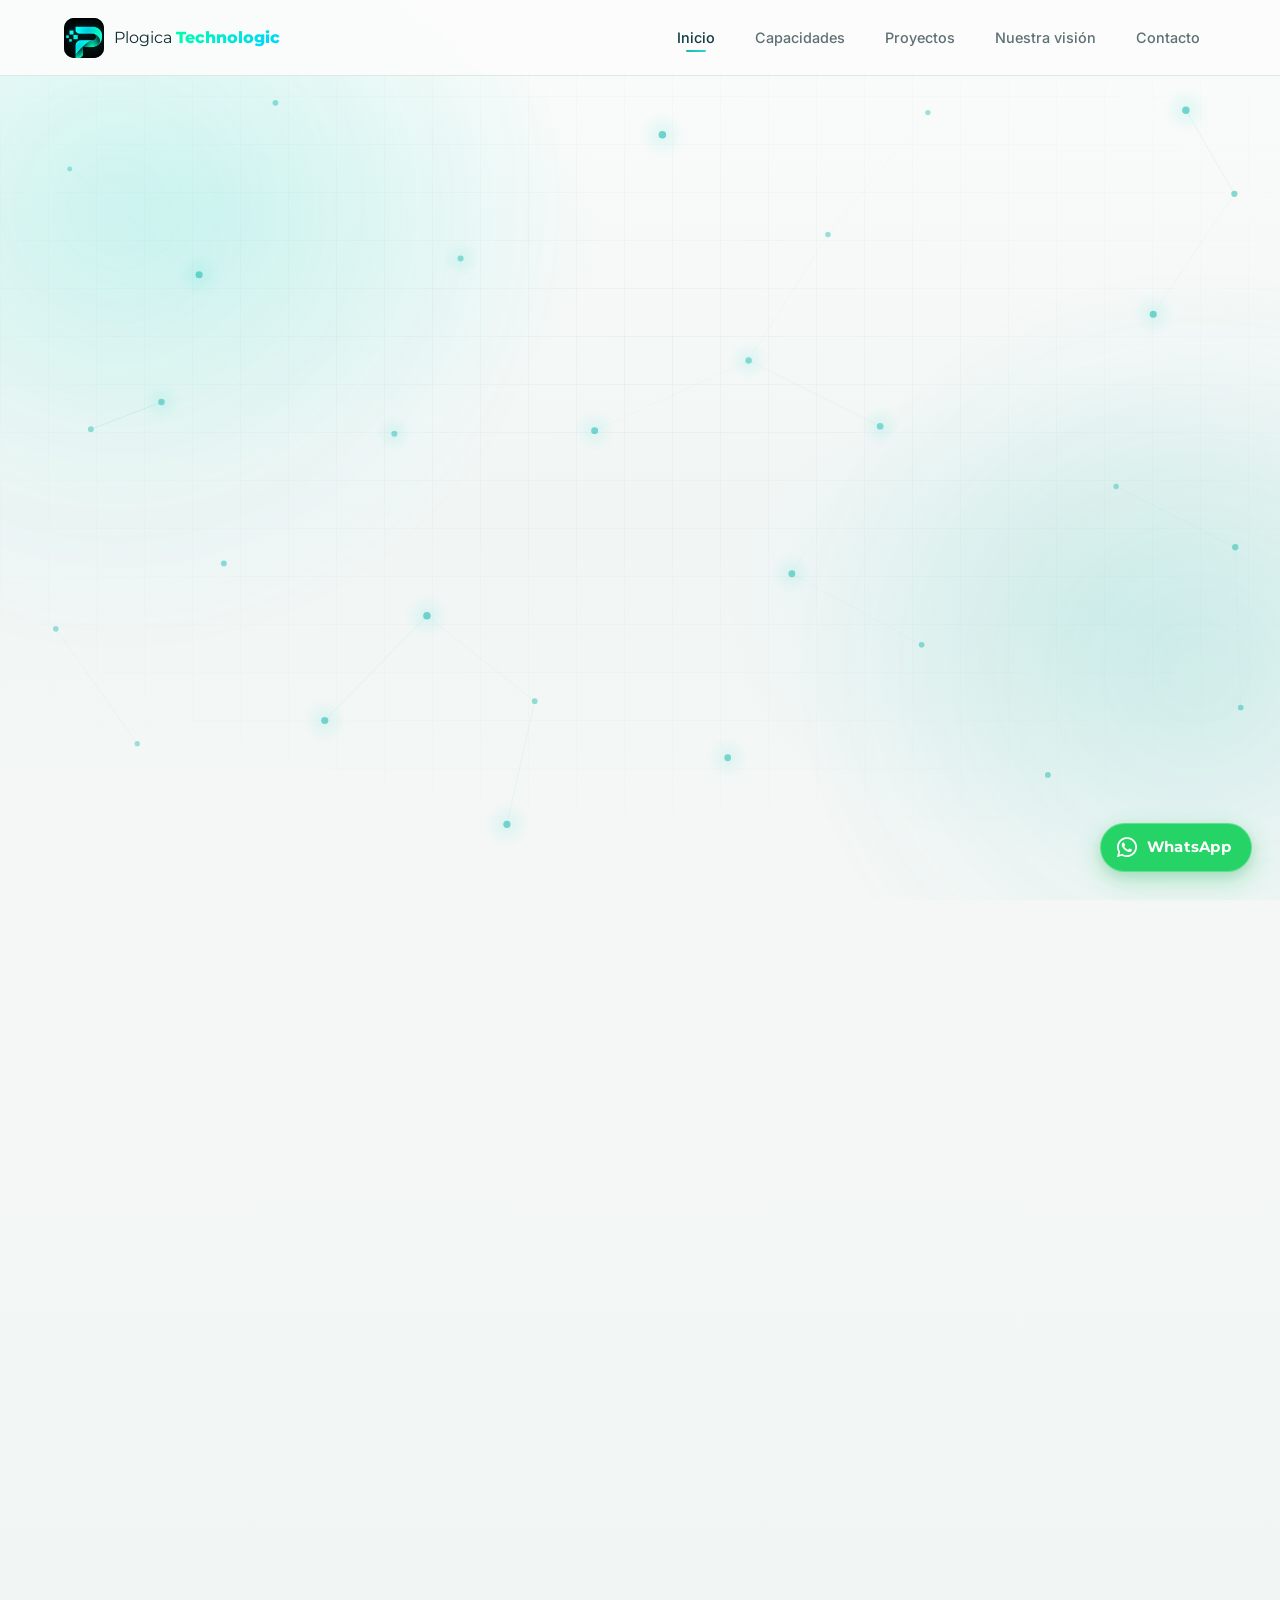
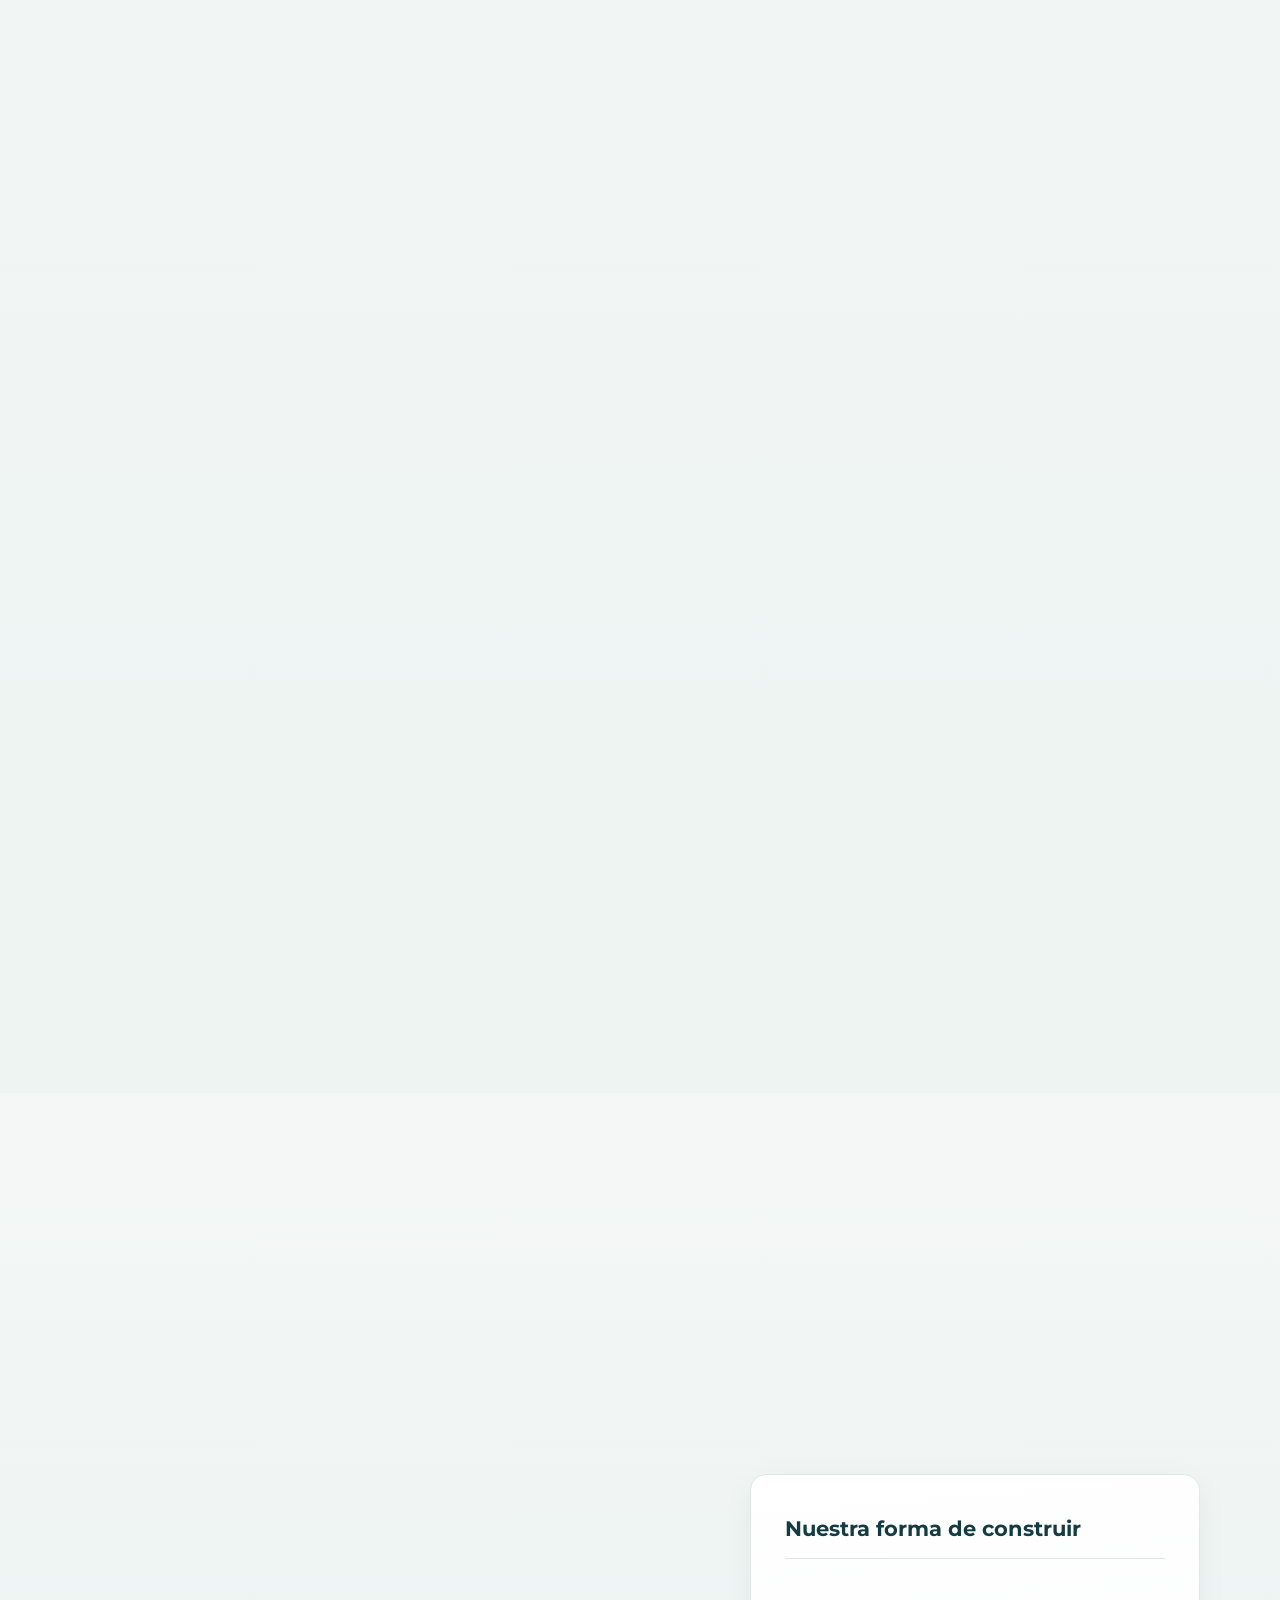
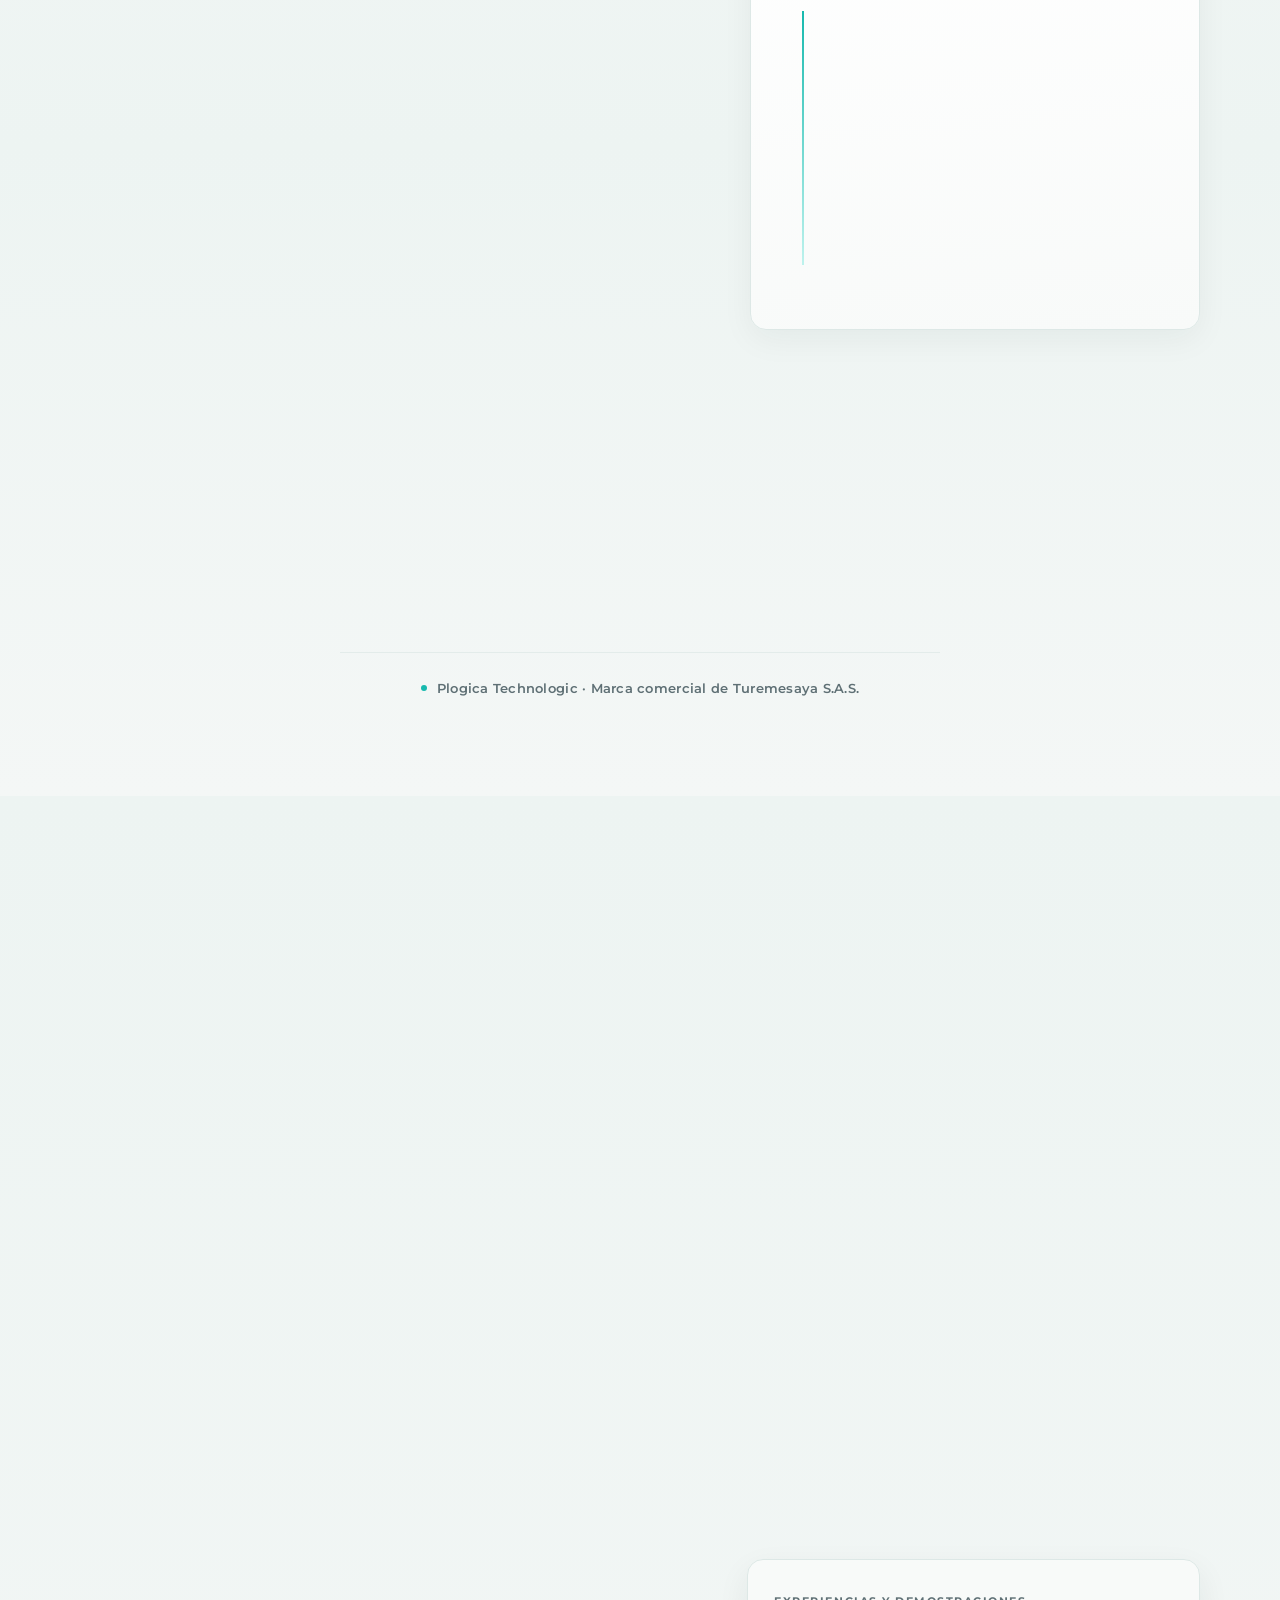
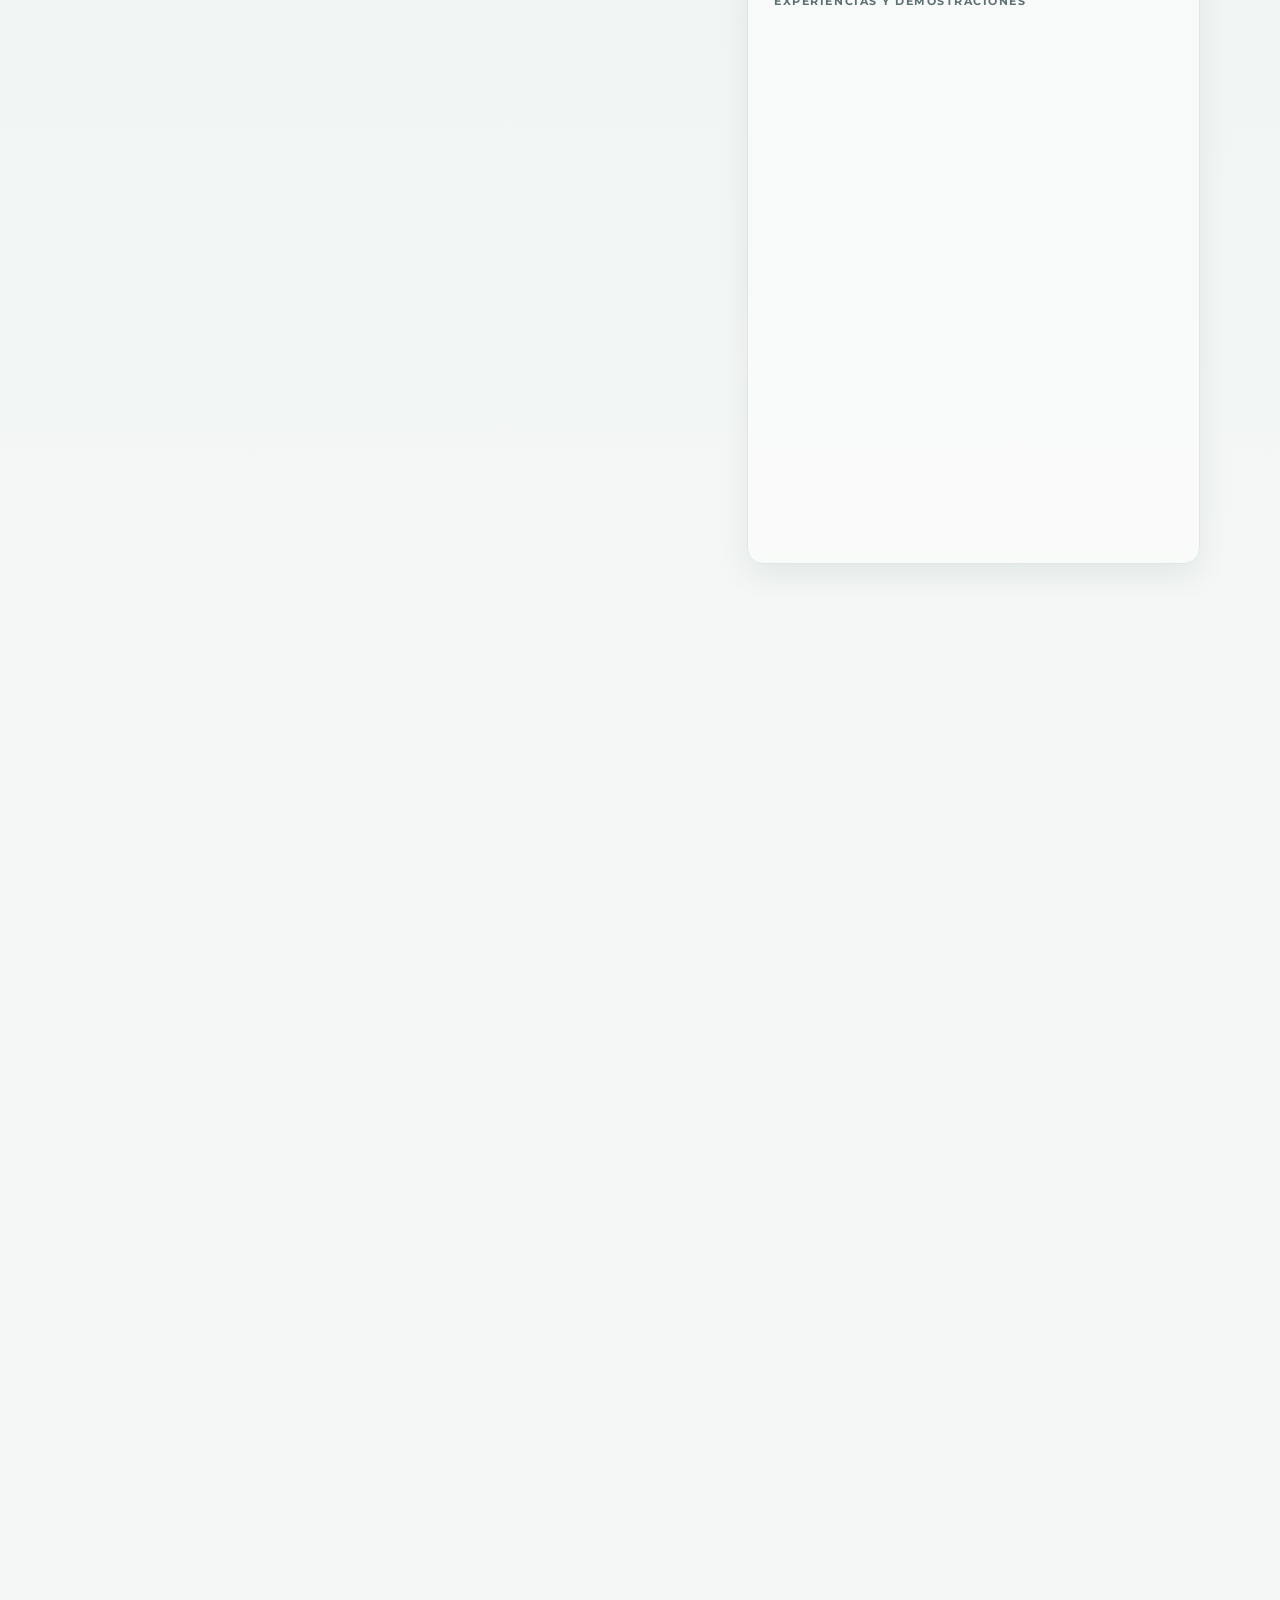
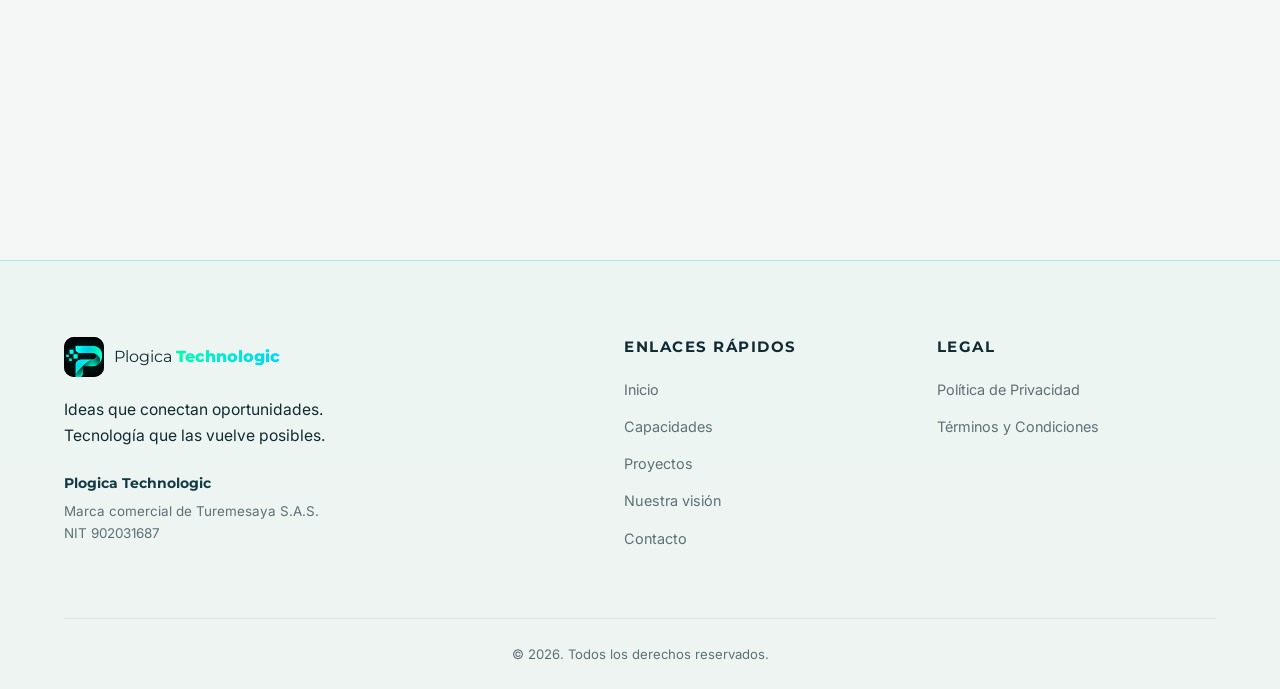
<file: index.html>
<!DOCTYPE html>
<html lang="es">
<head>
    <meta charset="UTF-8">
    <meta name="viewport" content="width=device-width, initial-scale=1.0">
    <title>Plogica Technologic | Software a medida y soluciones digitales</title>

    <!-- Meta descripción para SEO -->
    <meta name="description" content="Desarrollamos software a medida, MVP, plataformas web, automatización y posicionamiento web para empresas y negocios en Colombia.">
    <link rel="canonical" href="https://plogicatech.netlify.app/">

    <!-- Open Graph -->
    <meta property="og:type" content="website">
    <meta property="og:title" content="Plogica Technologic | Software a medida y soluciones digitales">
    <meta property="og:description" content="Desarrollamos software a medida, MVP, plataformas web, automatización y posicionamiento web para empresas y negocios en Colombia.">
    <meta property="og:url" content="https://plogicatech.netlify.app/">
    <meta property="og:site_name" content="Plogica Technologic">
    <meta property="og:image" content="https://plogicatech.netlify.app/assets/logos/Logo_Universal_Plogica.jpeg">
    <meta property="og:image:alt" content="Logo de Plogica Technologic">

    <!-- Twitter Card -->
    <meta name="twitter:card" content="summary_large_image">
    <meta name="twitter:title" content="Plogica Technologic | Software a medida y soluciones digitales">
    <meta name="twitter:description" content="Desarrollamos software a medida, MVP, plataformas web, automatización y posicionamiento web para empresas y negocios en Colombia.">
    <meta name="twitter:url" content="https://plogicatech.netlify.app/">
    <meta name="twitter:image" content="https://plogicatech.netlify.app/assets/logos/Logo_Universal_Plogica.jpeg">

    <!-- Datos estructurados -->
    <script type="application/ld+json">
    {
      "@context": "https://schema.org",
      "@graph": [
        {
          "@type": "Organization",
          "@id": "https://plogicatech.netlify.app/#organization",
          "name": "Plogica Technologic",
          "legalName": "Turemesaya S.A.S.",
          "url": "https://plogicatech.netlify.app/"
        },
        {
          "@type": "WebSite",
          "@id": "https://plogicatech.netlify.app/#website",
          "name": "Plogica Technologic",
          "url": "https://plogicatech.netlify.app/",
          "publisher": {
            "@id": "https://plogicatech.netlify.app/#organization"
          },
          "inLanguage": "es"
        }
      ]
    }
    </script>

    <!-- ============================================
         FUENTES GOOGLE (Montserrat títulos / Inter textos)
    ============================================ -->
    <link rel="preconnect" href="https://fonts.googleapis.com">
    <link rel="preconnect" href="https://fonts.gstatic.com" crossorigin>
    <link href="https://fonts.googleapis.com/css2?family=Inter:wght@300;400;500;600&family=Montserrat:wght@600;700;800&display=swap" rel="stylesheet">

    <!-- Font Awesome (íconos) -->
    <link rel="stylesheet" href="https://cdnjs.cloudflare.com/ajax/libs/font-awesome/6.5.1/css/all.min.css">

    <!-- Estilos organizados por responsabilidad -->
    <link rel="stylesheet" href="css/base.css">
    <link rel="stylesheet" href="css/layout.css">
    <link rel="stylesheet" href="css/components.css">
    <link rel="stylesheet" href="css/pages/home.css">
    <link rel="stylesheet" href="css/responsive.css">
</head>
<body>

    <!-- ============================================
         1. HEADER / NAVEGACIÓN
    ============================================ -->
    <header class="header">
        <nav class="nav container" aria-label="Navegación principal">
            <!-- Logo (redirige al inicio) -->
            <a href="#inicio" class="logo" aria-label="Plogica Technologic - Volver al inicio">
                <span class="logo-icon"><img src="assets/logos/Logo_Universal_Plogica.jpeg" alt="" aria-hidden="true"></span>
                <span class="logo-text">Plogica <strong>Technologic</strong></span>
            </a>

            <!-- Botón menú hamburguesa (solo móvil) -->
            <button class="nav-toggle" id="navToggle" aria-label="Abrir o cerrar menú" aria-expanded="false" aria-controls="navMenu">
                <i class="fa-solid fa-bars"></i>
                <i class="fa-solid fa-xmark"></i>
            </button>

            <!-- Menú de navegación -->
            <ul class="nav-menu" id="navMenu">
                <li><a href="#inicio" class="nav-link active">Inicio</a></li>
                <li><a href="#servicios" class="nav-link">Capacidades</a></li>
                <li><a href="#portafolio" class="nav-link">Proyectos</a></li>
                <li><a href="#quienes-somos" class="nav-link">Nuestra visión</a></li>
                <li><a href="#contacto" class="nav-link">Contacto</a></li>
            </ul>
        </nav>
    </header>

    <main>

        <!-- ============================================
             2. HERO / PORTADA
        ============================================ -->
        <section class="hero" id="inicio">
            <div class="hero-bg" aria-hidden="true"></div>
            <div class="hero-content container">
                <span class="hero-badge hero-eyebrow">TECNOLOGÍA · AUTOMATIZACIÓN · INTELIGENCIA APLICADA</span>
                <h1 class="hero-title">
                    Construimos soluciones para una era <span class="gradient-text">impulsada por inteligencia.</span>
                </h1>
                <p class="hero-subtitle">
                    Plogica Technologic transforma ideas, procesos y necesidades reales en productos digitales preparados para evolucionar con automatización, sistemas conectados e inteligencia aplicada.
                </p>
                <p class="hero-manifesto">Ideas que conectan oportunidades. Tecnología que las vuelve posibles.</p>
                <div class="hero-actions">
                    <a href="#servicios" class="btn btn-primary">
                        Explorar soluciones <i class="fa-solid fa-arrow-right"></i>
                    </a>
                    <a href="#portafolio" class="btn btn-outline">
                        Ver proyectos <i class="fa-solid fa-arrow-right"></i>
                    </a>
                </div>
            </div>
        </section>

        <!-- ============================================
             3. CAPACIDADES TECNOLÓGICAS (SERVICIOS)
        ============================================ -->
        <section class="section services" id="servicios">
            <div class="container">
                <div class="section-heading services-heading">
                    <span class="section-tag">Capacidades Tecnológicas</span>
                    <h2 class="section-title">Construimos la solución que el proceso realmente necesita</h2>
                    <p class="section-subtitle">Desde una idea inicial hasta una plataforma operativa, combinamos software, automatización e inteligencia aplicada para convertir necesidades reales en productos digitales.</p>
                    <p class="services-editorial">No partimos de una tecnología. Partimos del problema que hay que resolver.</p>
                </div>

                <div class="services-grid">
                    <article class="service-card">
                        <div class="service-card-header">
                            <div class="service-icon" aria-hidden="true">
                                <i class="fa-solid fa-layer-group"></i>
                            </div>
                            <span class="service-num" aria-hidden="true">01</span>
                        </div>
                        <div class="service-card-body">
                            <h3 class="service-title">Software a medida</h3>
                            <p class="service-text">Sistemas construidos alrededor de procesos reales, no al revés.</p>
                        </div>
                        <div class="service-card-footer">
                            <a href="#contacto" class="service-action" data-capability="Software a medida" aria-label="Hablemos de Software a medida">
                                <span>Hablemos de esta solución</span>
                                <i class="fa-solid fa-arrow-right" aria-hidden="true"></i>
                            </a>
                        </div>
                    </article>

                    <article class="service-card">
                        <div class="service-card-header">
                            <div class="service-icon" aria-hidden="true">
                                <i class="fa-solid fa-rocket"></i>
                            </div>
                            <span class="service-num" aria-hidden="true">02</span>
                        </div>
                        <div class="service-card-body">
                            <h3 class="service-title">MVP y productos digitales</h3>
                            <p class="service-text">Convertimos una idea en una primera versión funcional para validar, aprender y evolucionar.</p>
                        </div>
                        <div class="service-card-footer">
                            <a href="#contacto" class="service-action" data-capability="MVP y productos digitales" aria-label="Hablemos de MVP y productos digitales">
                                <span>Hablemos de esta solución</span>
                                <i class="fa-solid fa-arrow-right" aria-hidden="true"></i>
                            </a>
                        </div>
                    </article>

                    <article class="service-card">
                        <div class="service-card-header">
                            <div class="service-icon" aria-hidden="true">
                                <i class="fa-solid fa-microchip"></i>
                            </div>
                            <span class="service-num" aria-hidden="true">03</span>
                        </div>
                        <div class="service-card-body">
                            <h3 class="service-title">Automatización e inteligencia aplicada</h3>
                            <p class="service-text">Diseñamos flujos y herramientas inteligentes que reducen tareas repetitivas y amplían la capacidad operativa.</p>
                        </div>
                        <div class="service-card-footer">
                            <a href="#contacto" class="service-action" data-capability="Automatización e inteligencia aplicada" aria-label="Hablemos de Automatización e inteligencia aplicada">
                                <span>Hablemos de esta solución</span>
                                <i class="fa-solid fa-arrow-right" aria-hidden="true"></i>
                            </a>
                        </div>
                    </article>

                    <article class="service-card">
                        <div class="service-card-header">
                            <div class="service-icon" aria-hidden="true">
                                <i class="fa-solid fa-chart-pie"></i>
                            </div>
                            <span class="service-num" aria-hidden="true">04</span>
                        </div>
                        <div class="service-card-body">
                            <h3 class="service-title">CRM, cotizadores y paneles</h3>
                            <p class="service-text">Creamos herramientas para ventas, seguimiento, información y operación desde una experiencia centralizada.</p>
                        </div>
                        <div class="service-card-footer">
                            <a href="#contacto" class="service-action" data-capability="CRM, cotizadores y paneles" aria-label="Hablemos de CRM, cotizadores y paneles">
                                <span>Hablemos de esta solución</span>
                                <i class="fa-solid fa-arrow-right" aria-hidden="true"></i>
                            </a>
                        </div>
                    </article>

                    <article class="service-card">
                        <div class="service-card-header">
                            <div class="service-icon" aria-hidden="true">
                                <i class="fa-solid fa-globe"></i>
                            </div>
                            <span class="service-num" aria-hidden="true">05</span>
                        </div>
                        <div class="service-card-body">
                            <h3 class="service-title">Plataformas web y experiencias digitales</h3>
                            <p class="service-text">Construimos sitios, catálogos y plataformas modernas preparadas para comunicar, operar y crecer.</p>
                        </div>
                        <div class="service-card-footer">
                            <a href="#contacto" class="service-action" data-capability="Plataformas web y experiencias digitales" aria-label="Hablemos de Plataformas web y experiencias digitales">
                                <span>Hablemos de esta solución</span>
                                <i class="fa-solid fa-arrow-right" aria-hidden="true"></i>
                            </a>
                        </div>
                    </article>

                    <article class="service-card">
                        <div class="service-card-header">
                            <div class="service-icon" aria-hidden="true">
                                <i class="fa-solid fa-network-wired"></i>
                            </div>
                            <span class="service-num" aria-hidden="true">06</span>
                        </div>
                        <div class="service-card-body">
                            <h3 class="service-title">Integraciones y evolución tecnológica</h3>
                            <p class="service-text">Conectamos sistemas, canales y servicios para evitar procesos aislados y facilitar nuevas capacidades.</p>
                        </div>
                        <div class="service-card-footer">
                            <a href="#contacto" class="service-action" data-capability="Integraciones y evolución tecnológica" aria-label="Hablemos de Integraciones y evolución tecnológica">
                                <span>Hablemos de esta solución</span>
                                <i class="fa-solid fa-arrow-right" aria-hidden="true"></i>
                            </a>
                        </div>
                    </article>
                </div>
            </div>
        </section>

        <!-- ============================================
             4. QUIÉNES SOMOS  (sección principal)
        ============================================ -->
        <section class="section about" id="quienes-somos">
            <div class="container">
                <!-- 1. Encabezado de la sección -->
                <div class="section-heading about-heading">
                    <span class="section-tag">Quiénes Somos</span>
                    <h2 class="section-title">Tecnología con propósito. Soluciones nacidas de problemas reales.</h2>
                    <p class="section-subtitle">Plogica Technologic nace de una idea sencilla: la tecnología tiene valor cuando resuelve, conecta y hace posible algo que antes era más difícil.</p>
                </div>

                <!-- 2 & 4. Grid Principal: Manifiesto a la izquierda, Principios a la derecha -->
                <div class="about-grid">
                    <!-- Columna Izquierda: Manifiesto Editorial -->
                    <div class="about-manifesto">
                        <div class="manifesto-blocks" role="group" aria-label="Manifiesto editorial interactivo">
                            <button type="button" class="manifesto-item" data-manifesto="1" aria-controls="aboutDynamicPanel" aria-expanded="false" aria-label="Ver detalle: No creemos en desarrollar por desarrollar">
                                <p class="manifesto-text">
                                    No creemos en desarrollar por desarrollar. Primero entendemos el problema, después diseñamos la solución.
                                </p>
                            </button>

                            <button type="button" class="manifesto-item" data-manifesto="2" aria-controls="aboutDynamicPanel" aria-expanded="false" aria-label="Ver detalle: Construimos productos digitales, automatizaciones y sistemas conectados pensando en cómo funcionan en el mundo real">
                                <p class="manifesto-text">
                                    Construimos productos digitales, automatizaciones y sistemas conectados pensando en cómo funcionan en el mundo real.
                                </p>
                            </button>

                            <button type="button" class="manifesto-item" data-manifesto="3" aria-controls="aboutDynamicPanel" aria-expanded="false" aria-label="Ver detalle: Somos una empresa en evolución constante, con una visión puesta en la inteligencia aplicada, la automatización y las nuevas formas de construir tecnología">
                                <p class="manifesto-text">
                                    Somos una empresa en evolución constante, con una visión puesta en la inteligencia aplicada, la automatización y las nuevas formas de construir tecnología.
                                </p>
                            </button>
                        </div>

                        <!-- 5. Panel Dinámico Interactivo -->
                        <div class="about-identity-callout" id="aboutDynamicPanel" role="region" aria-live="polite" aria-atomic="true" aria-label="Detalle interactivo del manifiesto">
                            <div class="panel-inner">
                                <span class="panel-tag" id="panelTag">ENFOQUE PLOGICA</span>
                                <h4 class="panel-title" id="panelTitle">Ideas que conectan oportunidades.</h4>
                                <p class="panel-desc" id="panelDesc">Tecnología que las vuelve posibles.</p>
                            </div>
                        </div>
                    </div>

                    <!-- Columna Derecha: Nuestra forma de construir -->
                    <div class="about-principles-wrapper">
                        <div class="principles-header">
                            <h3 class="principles-title">Nuestra forma de construir</h3>
                        </div>

                        <!-- Flujo de tres principios conectados sutilmente -->
                        <div class="principles-flow" aria-label="Nuestra forma de construir">
                            <div class="flow-track" aria-hidden="true"></div>

                            <article class="principle-node">
                                <div class="node-indicator" aria-hidden="true">
                                    <span class="node-dot"></span>
                                </div>
                                <div class="node-content">
                                    <div class="node-header">
                                        <span class="node-num">01 ·</span>
                                        <h4 class="node-title">Entender antes de construir</h4>
                                    </div>
                                    <p class="node-desc">Partimos de la necesidad real, no de una tecnología de moda.</p>
                                </div>
                            </article>

                            <article class="principle-node">
                                <div class="node-indicator" aria-hidden="true">
                                    <span class="node-dot"></span>
                                </div>
                                <div class="node-content">
                                    <div class="node-header">
                                        <span class="node-num">02 ·</span>
                                        <h4 class="node-title">Construir para evolucionar</h4>
                                    </div>
                                    <p class="node-desc">Pensamos cada producto como algo que puede crecer, adaptarse y mejorar.</p>
                                </div>
                            </article>

                            <article class="principle-node">
                                <div class="node-indicator" aria-hidden="true">
                                    <span class="node-dot"></span>
                                </div>
                                <div class="node-content">
                                    <div class="node-header">
                                        <span class="node-num">03 ·</span>
                                        <h4 class="node-title">Tecnología útil</h4>
                                    </div>
                                    <p class="node-desc">La innovación solo tiene sentido si genera una mejora concreta.</p>
                                </div>
                            </article>
                        </div>
                    </div>
                </div>

                <!-- 7. Bloque inferior de tres conceptos (Áreas de Enfoque) -->
                <div class="about-focus-areas">
                    <article class="focus-area-card">
                        <div class="focus-area-icon" aria-hidden="true">
                            <i class="fa-solid fa-code"></i>
                        </div>
                        <h4 class="focus-area-tag">SOFTWARE</h4>
                        <p class="focus-area-desc">Productos digitales construidos según necesidades reales.</p>
                    </article>

                    <article class="focus-area-card">
                        <div class="focus-area-icon" aria-hidden="true">
                            <i class="fa-solid fa-gears"></i>
                        </div>
                        <h4 class="focus-area-tag">AUTOMATIZACIÓN</h4>
                        <p class="focus-area-desc">Procesos más ágiles mediante tecnología aplicada.</p>
                    </article>

                    <article class="focus-area-card">
                        <div class="focus-area-icon" aria-hidden="true">
                            <i class="fa-solid fa-lightbulb"></i>
                        </div>
                        <h4 class="focus-area-tag">INNOVACIÓN</h4>
                        <p class="focus-area-desc">Exploración constante de nuevas capacidades.</p>
                    </article>
                </div>

                <!-- 6. Línea corporativa discreta -->
                <div class="about-corporate-note">
                    <span class="corp-bullet" aria-hidden="true"></span>
                    <p>Plogica Technologic · Marca comercial de Turemesaya S.A.S.</p>
                </div>
            </div>
        </section>

        <!-- ============================================
             5. PROYECTOS
        ============================================ -->
        <section class="section portfolio" id="portafolio">
            <div class="container">
                <div class="section-heading">
                    <span class="section-tag">PROYECTOS</span>
                    <h2 class="section-title">Tecnología que pasa de la idea al mundo real.</h2>
                    <p class="section-subtitle">Productos propios, desarrollos demostrativos y soluciones que continúan evolucionando.</p>
                </div>

                <div class="portfolio-grid"></div>
            </div>
        </section>

        <!-- ============================================
             6. CONTACTO
        ============================================ -->
        <section class="section contact" id="contacto">
            <div class="container">
                <div class="section-heading contact-heading">
                    <span class="section-tag">HABLEMOS</span>
                    <h2 class="section-title">La próxima solución puede empezar con una conversación.</h2>
                    <p class="section-subtitle">Cuéntanos qué quieres mejorar, construir o automatizar. Podemos ayudarte a convertir una necesidad real en una solución tecnológica bien pensada.</p>
                </div>

                <div class="contact-grid">

                    <!-- Información de contacto directo -->
                    <div class="contact-info">
                        <div class="contact-item">
                            <span class="contact-icon" aria-hidden="true"><i class="fa-solid fa-envelope"></i></span>
                            <div>
                                <span class="contact-label">Correo electrónico</span>
                                <a href="mailto:gerencia@turemesaya.com" class="contact-value">gerencia@turemesaya.com</a>
                            </div>
                        </div>
                        <div class="contact-item">
                            <span class="contact-icon" aria-hidden="true"><i class="fa-brands fa-whatsapp"></i></span>
                            <div>
                                <span class="contact-label">WhatsApp</span>
                                <a href="https://wa.me/573337335336?text=Hola%2C%20quiero%20conocer%20m%C3%A1s%20sobre%20las%20soluciones%20de%20Plogica%20Technologic." target="_blank" rel="noopener noreferrer" class="contact-value">+57 333 733 5336</a>
                            </div>
                        </div>
                        <div class="contact-item">
                            <span class="contact-icon" aria-hidden="true"><i class="fa-solid fa-laptop-house"></i></span>
                            <div>
                                <span class="contact-label">Modalidad</span>
                                <span class="contact-value">Operación remota · Colombia</span>
                            </div>
                        </div>
                        <div class="contact-auxiliary">
                            <p><i class="fa-solid fa-circle-nodes" aria-hidden="true"></i> Trabajamos de forma digital y coordinamos cada proyecto según su alcance y necesidad.</p>
                        </div>
                    </div>

                    <!-- Formulario de contacto moderno con Netlify Forms -->
                    <form id="contactForm" class="contact-form" name="contact" method="POST" data-netlify="true" netlify-honeypot="bot-field">
                        <!-- Campo oculto requerido por Netlify Forms -->
                        <input type="hidden" name="form-name" value="contact">

                        <!-- Campo honeypot antispam para Netlify (oculto para humanos) -->
                        <p class="bot-field" style="display: none;" aria-hidden="true">
                            <label>No completes este campo si eres humano: <input name="bot-field" tabindex="-1" autocomplete="off"></label>
                        </p>

                        <!-- Contenedor principal de campos -->
                        <div class="form-fields" id="formFields">
                            <div class="form-group">
                                <label for="name">Nombre</label>
                                <input type="text" id="name" name="name" placeholder="Tu nombre completo" required autocomplete="name">
                                <span class="form-error" id="error-name"></span>
                            </div>

                            <div class="form-group">
                                <label for="email">Correo</label>
                                <input type="email" id="email" name="email" placeholder="tucorreo@empresa.com" required autocomplete="email">
                                <span class="form-error" id="error-email"></span>
                            </div>

                            <div class="form-group">
                                <label for="phone">Teléfono</label>
                                <input type="tel" id="phone" name="phone" placeholder="+57 300 123 4567" required autocomplete="tel">
                                <span class="form-error" id="error-phone"></span>
                            </div>

                            <div class="form-group">
                                <label for="interest">¿Sobre qué quieres conversar?</label>
                                <div class="select-wrapper">
                                    <select id="interest" name="interest" required>
                                        <option value="" disabled selected>Selecciona una opción</option>
                                        <option value="Software a medida">Software a medida</option>
                                        <option value="MVP y productos digitales">MVP y productos digitales</option>
                                        <option value="Automatización e inteligencia aplicada">Automatización e inteligencia aplicada</option>
                                        <option value="CRM, cotizadores y paneles">CRM, cotizadores y paneles</option>
                                        <option value="Plataformas web y experiencias digitales">Plataformas web y experiencias digitales</option>
                                        <option value="Integraciones y evolución tecnológica">Integraciones y evolución tecnológica</option>
                                        <option value="Otro proyecto">Otro proyecto</option>
                                    </select>
                                    <i class="fa-solid fa-chevron-down select-chevron" aria-hidden="true"></i>
                                </div>
                                <span class="form-error" id="error-interest"></span>
                            </div>

                            <div class="form-group">
                                <label for="message">Mensaje</label>
                                <textarea id="message" name="message" rows="5" placeholder="Cuéntanos sobre tu proyecto, proceso o necesidad..." required></textarea>
                                <span class="form-error" id="error-message"></span>
                            </div>

                            <!-- Botón de envío -->
                            <button type="submit" class="btn btn-primary btn-full" id="submitBtn">
                                <span class="btn-text">Enviar solicitud</span>
                                <span class="btn-loading" hidden>
                                    <i class="fa-solid fa-spinner fa-spin" aria-hidden="true"></i> Enviando…
                                </span>
                            </button>

                            <!-- Mensaje de error general si falla el envío -->
                            <div class="form-error-banner" id="formErrorBanner" hidden role="alert">
                                <div class="error-banner-icon" aria-hidden="true">
                                    <i class="fa-solid fa-circle-exclamation"></i>
                                </div>
                                <div>
                                    <strong class="error-banner-title">No pudimos enviar tu solicitud</strong>
                                    <p class="error-banner-text">Intenta nuevamente o utiliza nuestro canal de WhatsApp.</p>
                                </div>
                            </div>
                        </div>

                        <!-- Tarjeta de éxito tras el envío -->
                        <div class="form-success-card" id="formSuccessCard" hidden role="status" aria-live="polite">
                            <div class="success-icon" aria-hidden="true">
                                <i class="fa-solid fa-circle-check"></i>
                            </div>
                            <h3 class="success-title">Solicitud enviada</h3>
                            <p class="success-text">Gracias por escribirnos. Recibimos tu información y podremos continuar la conversación contigo.</p>
                            <button type="button" class="btn btn-outline reset-form-btn" id="resetFormBtn">
                                Enviar otra consulta
                            </button>
                        </div>
                    </form>

                </div>
            </div>
        </section>

    </main>

    <!-- ============================================
         7. FOOTER
    ============================================ -->
    <footer class="footer">
        <div class="container">
            <div class="footer-grid">

                <!-- Columna: Marca -->
                <div class="footer-col footer-brand">
                    <a href="#inicio" class="logo logo-footer">
                        <span class="logo-icon"><img src="assets/logos/Logo_Universal_Plogica.jpeg" alt="" aria-hidden="true"></span>
                        <span class="logo-text">Plogica <strong>Technologic</strong></span>
                    </a>
                    <p class="footer-tagline">Ideas que conectan oportunidades. Tecnología que las vuelve posibles.</p>
                    <p class="footer-corporate-name">Plogica Technologic</p>
                    <p class="footer-corporate-detail">Marca comercial de Turemesaya S.A.S.</p>
                    <p class="footer-corporate-detail">NIT 902031687</p>
                </div>

                <!-- Columna: Enlaces rápidos -->
                <div class="footer-col">
                    <h4 class="footer-title">Enlaces Rápidos</h4>
                    <ul class="footer-links">
                        <li><a href="#inicio">Inicio</a></li>
                        <li><a href="#servicios">Capacidades</a></li>
                        <li><a href="#portafolio">Proyectos</a></li>
                        <li><a href="#quienes-somos">Nuestra visión</a></li>
                        <li><a href="#contacto">Contacto</a></li>
                    </ul>
                </div>

                <!-- Columna: Legal -->
                <div class="footer-col">
                    <h4 class="footer-title">Legal</h4>
                    <ul class="footer-links">
                        <li><a href="privacidad.html">Política de Privacidad</a></li>
                        <li><a href="terminos.html">Términos y Condiciones</a></li>
                    </ul>
                </div>

            </div>

            <!-- Línea de copyright -->
            <div class="footer-bottom">
                <p>© 2026. Todos los derechos reservados.</p>
            </div>
        </div>
    </footer>

    <!-- Scripts -->
    <script type="module" src="js/main.js"></script>
<!-- ============================================
         8. BOTÓN FLOTANTE DE WHATSAPP
    ============================================ -->
    <a href="https://wa.me/573337335336?text=Hola%2C%20quiero%20conocer%20m%C3%A1s%20sobre%20las%20soluciones%20de%20Plogica%20Technologic."
       class="whatsapp-float"
       id="whatsappFloat"
       target="_blank"
       rel="noopener noreferrer"
       aria-label="Habla con nosotros por WhatsApp">
        <span class="whatsapp-icon-wrap" aria-hidden="true">
            <i class="fa-brands fa-whatsapp"></i>
        </span>
        <span class="whatsapp-label">WhatsApp</span>
        <span class="whatsapp-tooltip" role="tooltip">Habla con nosotros por WhatsApp</span>
    </a>

</body>
</html>
</file>
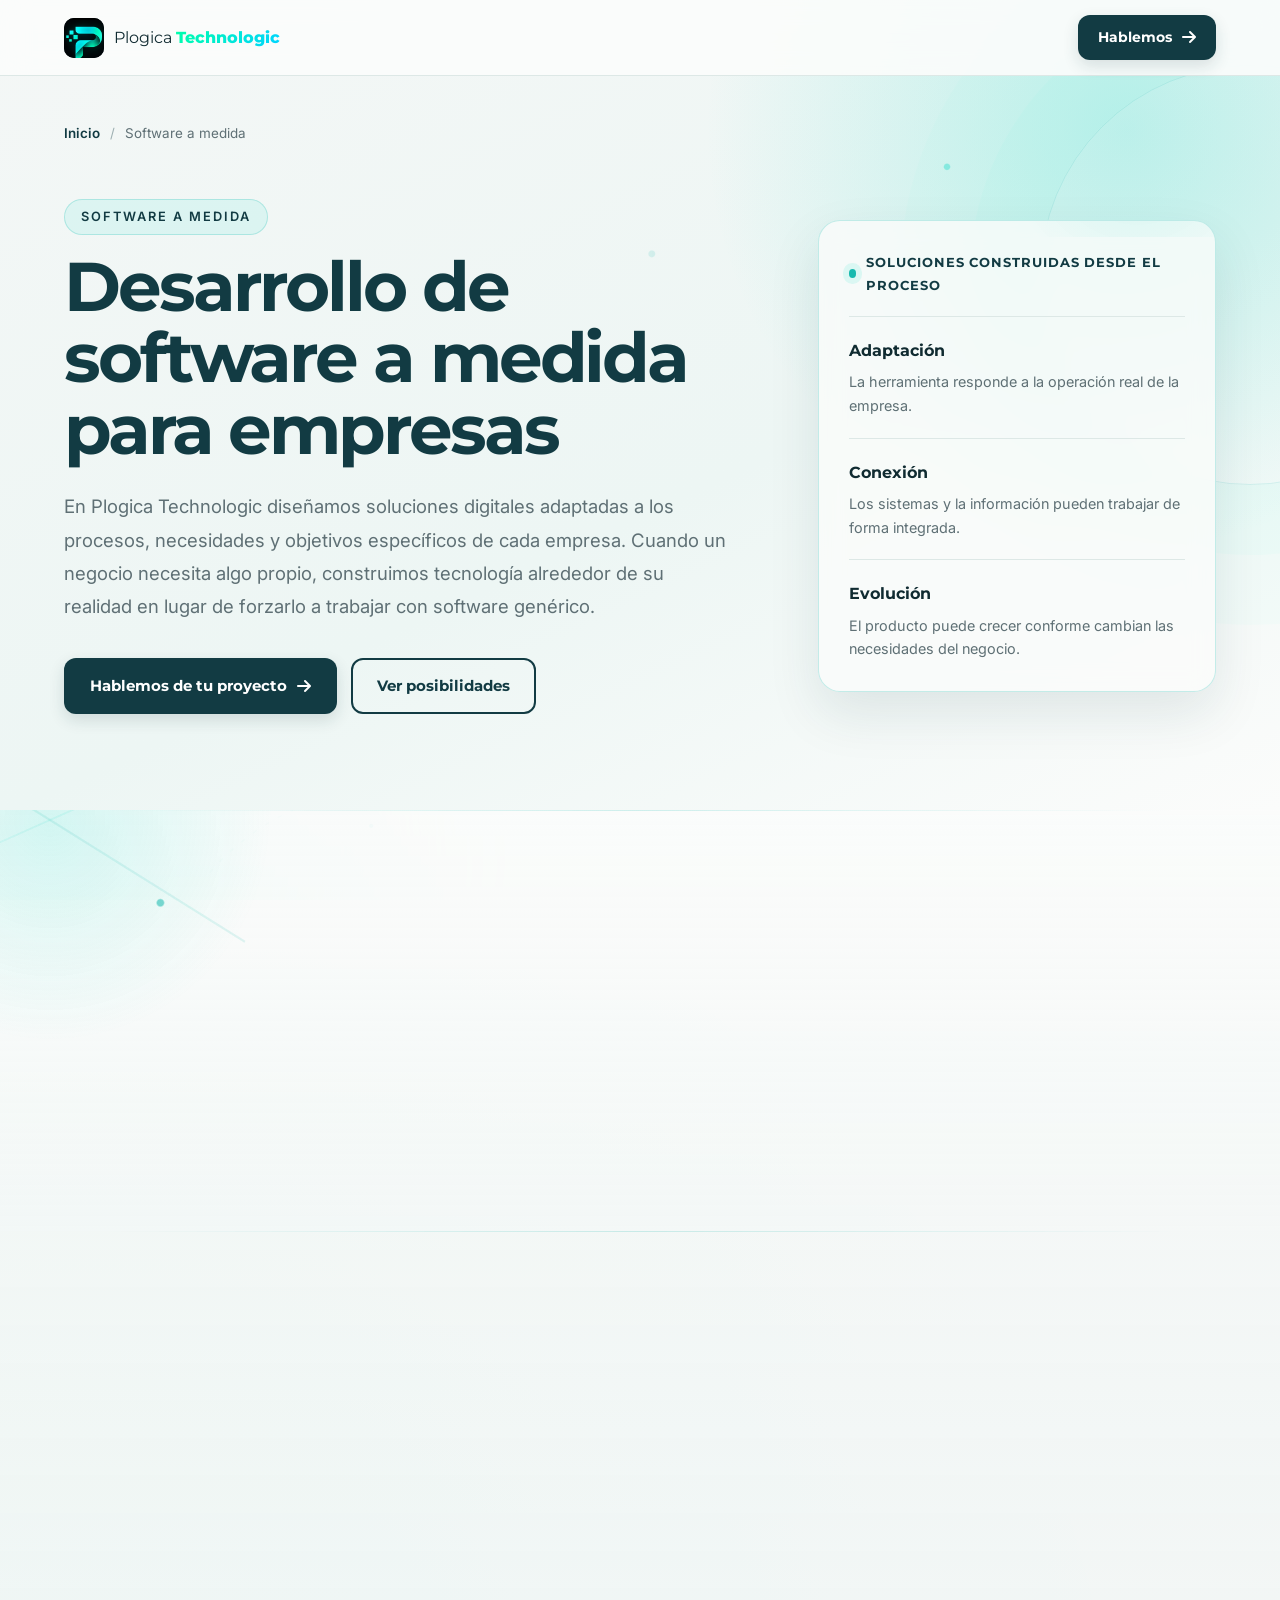
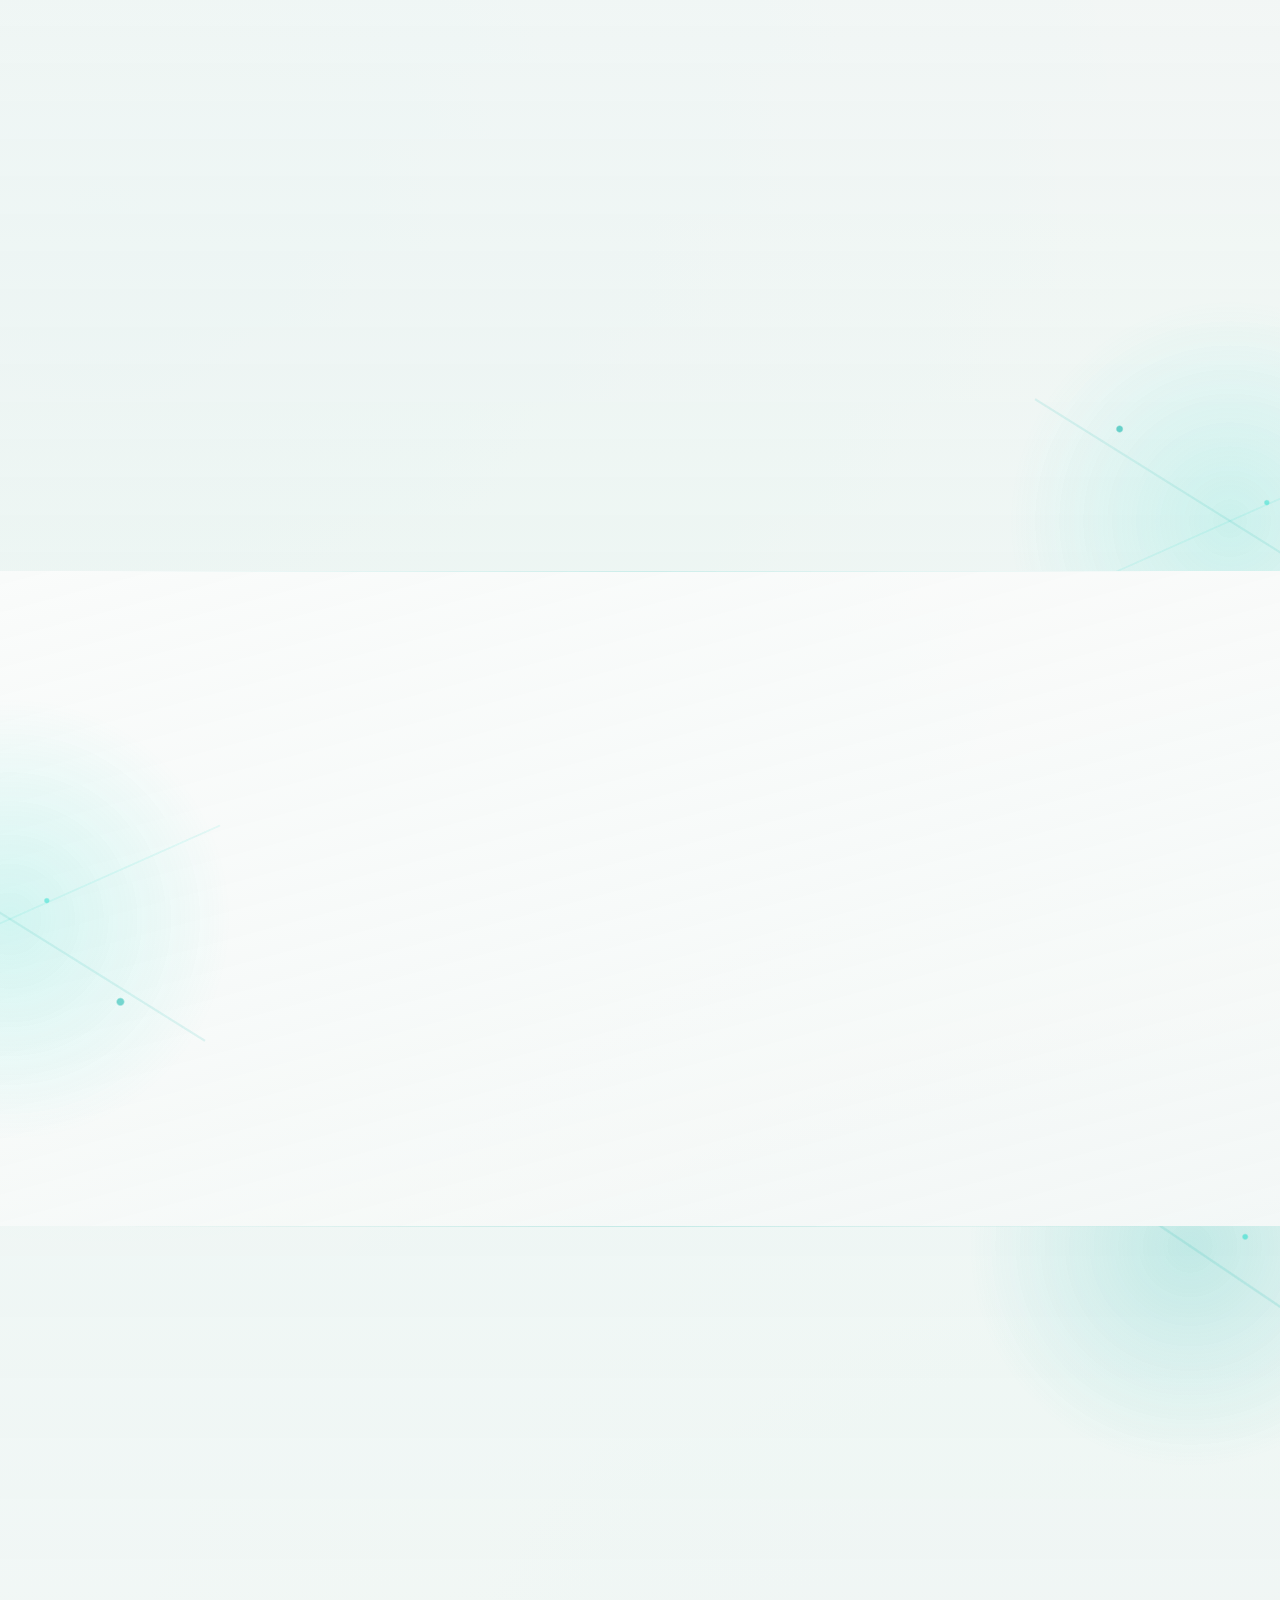
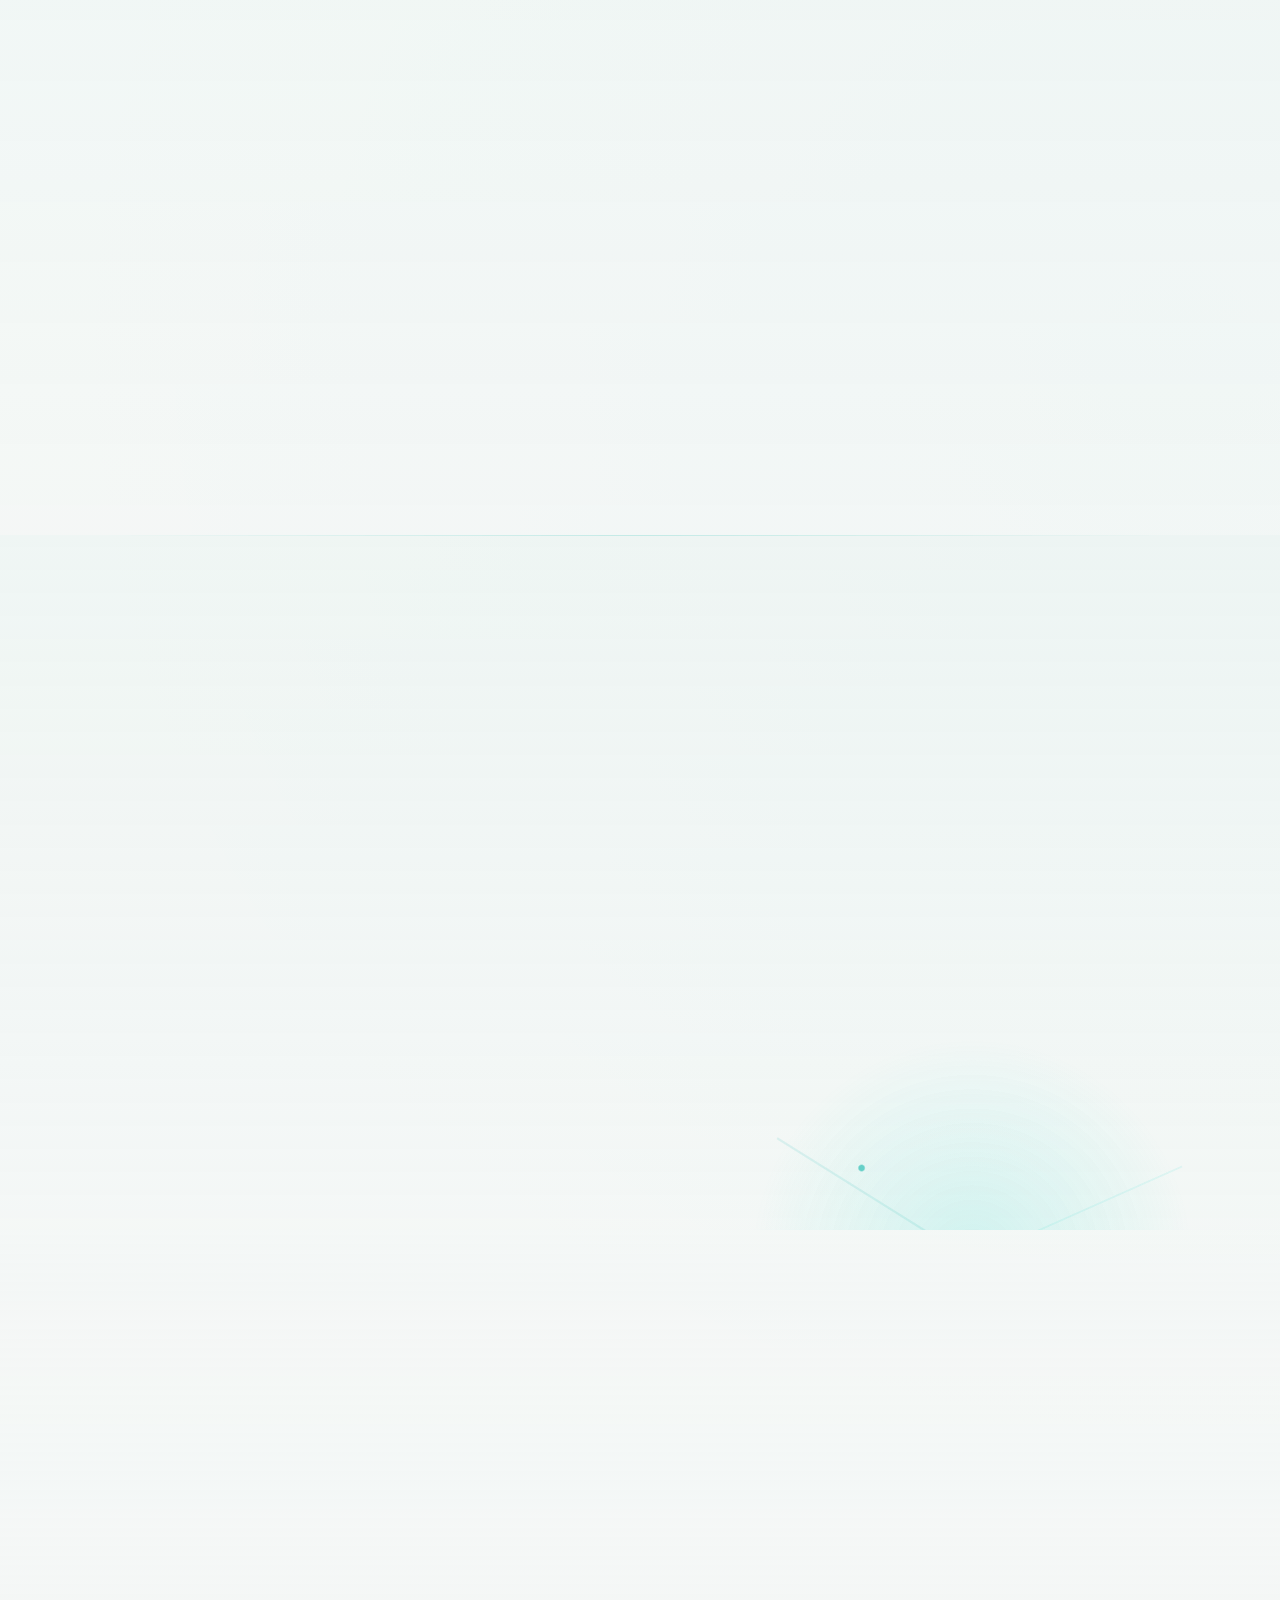
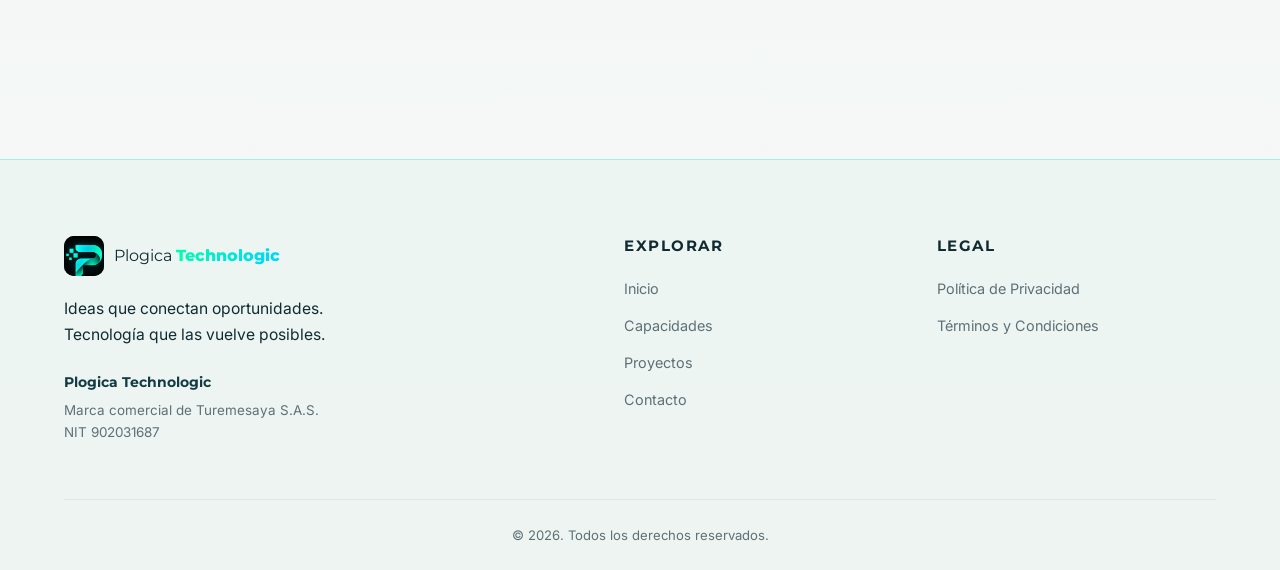
<file: servicios/software-a-medida/index.html>
<!DOCTYPE html>
<html lang="es">
<head>
    <meta charset="UTF-8">
    <meta name="viewport" content="width=device-width, initial-scale=1.0">
    <title>Software a medida para empresas | Plogica Technologic</title>
    <meta name="description" content="Desarrollamos software a medida, plataformas, CRM, automatizaciones y soluciones digitales adaptadas a empresas y negocios en Colombia.">
    <link rel="canonical" href="https://plogicatech.netlify.app/servicios/software-a-medida/">

    <meta property="og:type" content="website">
    <meta property="og:title" content="Software a medida para empresas | Plogica Technologic">
    <meta property="og:description" content="Desarrollamos software a medida, plataformas, CRM, automatizaciones y soluciones digitales adaptadas a empresas y negocios en Colombia.">
    <meta property="og:url" content="https://plogicatech.netlify.app/servicios/software-a-medida/">
    <meta property="og:site_name" content="Plogica Technologic">
    <meta property="og:image" content="https://plogicatech.netlify.app/assets/logos/Logo_Universal_Plogica.jpeg">
    <meta property="og:image:alt" content="Logo de Plogica Technologic">

    <meta name="twitter:card" content="summary_large_image">
    <meta name="twitter:title" content="Software a medida para empresas | Plogica Technologic">
    <meta name="twitter:description" content="Desarrollamos software a medida, plataformas, CRM, automatizaciones y soluciones digitales adaptadas a empresas y negocios en Colombia.">
    <meta name="twitter:image" content="https://plogicatech.netlify.app/assets/logos/Logo_Universal_Plogica.jpeg">

    <script type="application/ld+json">
    {
      "@context": "https://schema.org",
      "@graph": [
        {
          "@type": "Service",
          "@id": "https://plogicatech.netlify.app/servicios/software-a-medida/#service",
          "name": "Desarrollo de software a medida para empresas",
          "serviceType": "Desarrollo de software a medida",
          "description": "Desarrollamos software a medida, plataformas, CRM, automatizaciones y soluciones digitales adaptadas a empresas y negocios en Colombia.",
          "url": "https://plogicatech.netlify.app/servicios/software-a-medida/",
          "provider": {
            "@type": "Organization",
            "@id": "https://plogicatech.netlify.app/#organization",
            "name": "Plogica Technologic",
            "legalName": "Turemesaya S.A.S.",
            "url": "https://plogicatech.netlify.app/"
          },
          "areaServed": {
            "@type": "Country",
            "name": "Colombia"
          }
        },
        {
          "@type": "BreadcrumbList",
          "itemListElement": [
            {
              "@type": "ListItem",
              "position": 1,
              "name": "Inicio",
              "item": "https://plogicatech.netlify.app/"
            },
            {
              "@type": "ListItem",
              "position": 2,
              "name": "Software a medida",
              "item": "https://plogicatech.netlify.app/servicios/software-a-medida/"
            }
          ]
        }
      ]
    }
    </script>

    <link rel="preconnect" href="https://fonts.googleapis.com">
    <link rel="preconnect" href="https://fonts.gstatic.com" crossorigin>
    <link href="https://fonts.googleapis.com/css2?family=Inter:wght@300;400;500;600&family=Montserrat:wght@600;700;800&display=swap" rel="stylesheet">
    <link rel="stylesheet" href="https://cdnjs.cloudflare.com/ajax/libs/font-awesome/6.5.1/css/all.min.css">

    <link rel="stylesheet" href="../../css/base.css">
    <link rel="stylesheet" href="../../css/layout.css">
    <link rel="stylesheet" href="../../css/components.css">
    <link rel="stylesheet" href="../../css/pages/service.css">
    <link rel="stylesheet" href="../../css/responsive.css">
</head>
<body class="service-detail-page">
    <header class="header">
        <nav class="nav container" aria-label="Navegación de la página de servicio">
            <a href="../../index.html" class="logo" aria-label="Plogica Technologic - Volver al inicio">
                <span class="logo-icon"><img src="../../assets/logos/Logo_Universal_Plogica.jpeg" alt="" aria-hidden="true"></span>
                <span class="logo-text">Plogica <strong>Technologic</strong></span>
            </a>
            <a href="../../index.html#contacto" class="btn btn-primary btn-sm">
                Hablemos <i class="fa-solid fa-arrow-right" aria-hidden="true"></i>
            </a>
        </nav>
    </header>

    <div class="service-atmosphere" aria-hidden="true">
        <span class="ambient-orb ambient-orb-one"></span>
        <span class="ambient-orb ambient-orb-two"></span>
        <span class="ambient-particles"></span>
        <svg class="ambient-network" viewBox="0 0 1440 900" preserveAspectRatio="xMidYMid slice">
            <g fill="none" vector-effect="non-scaling-stroke">
                <path d="M-40 610 C180 500 280 720 480 570 S810 370 1010 505 S1280 690 1490 520"></path>
                <path d="M120 180 C320 80 430 310 640 205 S990 70 1180 230 S1370 350 1500 270"></path>
                <path d="M250 870 C390 710 590 820 720 670 S1030 550 1180 690"></path>
            </g>
            <g class="ambient-network-nodes">
                <circle cx="122" cy="180" r="5"></circle>
                <circle cx="250" cy="525" r="3.5"></circle>
                <circle cx="390" cy="138" r="3"></circle>
                <circle cx="480" cy="570" r="6"></circle>
                <circle cx="640" cy="205" r="4"></circle>
                <circle cx="720" cy="670" r="3.5"></circle>
                <circle cx="865" cy="432" r="3"></circle>
                <circle cx="1010" cy="505" r="6"></circle>
                <circle cx="1180" cy="230" r="5"></circle>
                <circle cx="1180" cy="690" r="4"></circle>
                <circle cx="1320" cy="612" r="3"></circle>
            </g>
        </svg>
    </div>

    <main class="service-page-main">
        <section class="service-hero">
            <div class="container">
                <nav class="service-breadcrumb" aria-label="Migas de pan">
                    <ol>
                        <li><a href="/">Inicio</a></li>
                        <li aria-current="page">Software a medida</li>
                    </ol>
                </nav>

                <div class="service-hero-grid">
                    <div class="service-hero-content">
                        <span class="section-tag">Software a medida</span>
                        <h1>Desarrollo de software a medida para empresas</h1>
                        <p class="service-hero-lead">En Plogica Technologic diseñamos soluciones digitales adaptadas a los procesos, necesidades y objetivos específicos de cada empresa. Cuando un negocio necesita algo propio, construimos tecnología alrededor de su realidad en lugar de forzarlo a trabajar con software genérico.</p>
                        <div class="service-hero-actions">
                            <a href="../../index.html#contacto" class="btn btn-primary">
                                Hablemos de tu proyecto <i class="fa-solid fa-arrow-right" aria-hidden="true"></i>
                            </a>
                            <a href="#que-podemos-desarrollar" class="btn btn-outline">Ver posibilidades</a>
                        </div>
                    </div>

                    <aside class="service-signal-panel" aria-label="Principios del software a medida">
                        <div class="signal-panel-heading">
                            <span class="signal-dot" aria-hidden="true"></span>
                            <span>Soluciones construidas desde el proceso</span>
                        </div>
                        <dl>
                            <div>
                                <dt>Adaptación</dt>
                                <dd>La herramienta responde a la operación real de la empresa.</dd>
                            </div>
                            <div>
                                <dt>Conexión</dt>
                                <dd>Los sistemas y la información pueden trabajar de forma integrada.</dd>
                            </div>
                            <div>
                                <dt>Evolución</dt>
                                <dd>El producto puede crecer conforme cambian las necesidades del negocio.</dd>
                            </div>
                        </dl>
                    </aside>
                </div>
            </div>
        </section>

        <section class="service-section service-definition" aria-labelledby="que-es-title">
            <div class="container service-copy-grid">
                <div>
                    <span class="section-tag">Una solución propia</span>
                    <h2 id="que-es-title">¿Qué es el software a medida?</h2>
                </div>
                <div class="service-copy">
                    <p>Es una solución digital diseñada específicamente para la forma en que opera una empresa. Sus funciones, flujos, permisos e integraciones se definen a partir del problema que debe resolver y de las personas que la utilizarán.</p>
                    <p>A diferencia de una herramienta estándar, el software a medida permite priorizar lo verdaderamente necesario, conectar procesos existentes y crear una base tecnológica preparada para evolucionar.</p>
                </div>
            </div>
        </section>

        <section class="service-section service-build" id="que-podemos-desarrollar" aria-labelledby="build-title">
            <div class="container">
                <div class="section-heading service-heading">
                    <span class="section-tag">Capacidades</span>
                    <h2 class="section-title" id="build-title">¿Qué podemos desarrollar?</h2>
                    <p class="section-subtitle">Productos digitales pensados para resolver procesos concretos y operar de forma clara, conectada y mantenible.</p>
                </div>

                <div class="service-capability-grid">
                    <article class="service-capability-card">
                        <i class="fa-solid fa-building-shield" aria-hidden="true"></i>
                        <h3>Sistemas internos</h3>
                        <p>Herramientas para centralizar operaciones, información, permisos y seguimiento.</p>
                    </article>
                    <article class="service-capability-card">
                        <i class="fa-solid fa-window-maximize" aria-hidden="true"></i>
                        <h3>Plataformas web</h3>
                        <p>Experiencias digitales accesibles desde el navegador para equipos, usuarios o clientes.</p>
                    </article>
                    <article class="service-capability-card">
                        <i class="fa-solid fa-address-book" aria-hidden="true"></i>
                        <h3>CRM</h3>
                        <p>Sistemas para organizar relaciones, oportunidades, actividades y procesos comerciales.</p>
                    </article>
                    <article class="service-capability-card">
                        <i class="fa-solid fa-file-invoice-dollar" aria-hidden="true"></i>
                        <h3>Cotizadores</h3>
                        <p>Flujos para estructurar propuestas, cálculos y respuestas comerciales con mayor agilidad.</p>
                    </article>
                    <article class="service-capability-card">
                        <i class="fa-solid fa-chart-line" aria-hidden="true"></i>
                        <h3>Paneles administrativos</h3>
                        <p>Vistas de control para consultar información y gestionar procesos relevantes.</p>
                    </article>
                    <article class="service-capability-card">
                        <i class="fa-solid fa-gears" aria-hidden="true"></i>
                        <h3>Automatizaciones</h3>
                        <p>Flujos que reducen tareas repetitivas y conectan acciones dentro de la operación.</p>
                    </article>
                    <article class="service-capability-card">
                        <i class="fa-solid fa-network-wired" aria-hidden="true"></i>
                        <h3>Integraciones</h3>
                        <p>Conexiones entre plataformas, servicios y fuentes de datos que hoy trabajan aisladas.</p>
                    </article>
                    <article class="service-capability-card">
                        <i class="fa-solid fa-rocket" aria-hidden="true"></i>
                        <h3>MVP y productos digitales</h3>
                        <p>Primeras versiones funcionales para validar una idea y evolucionarla con evidencia.</p>
                    </article>
                </div>
            </div>
        </section>

        <section class="service-section service-fit" aria-labelledby="fit-title">
            <div class="container service-fit-grid">
                <div class="service-fit-intro">
                    <span class="section-tag">Decisión tecnológica</span>
                    <h2 id="fit-title">¿Cuándo tiene sentido desarrollar software propio?</h2>
                    <p>Cuando la tecnología disponible deja vacíos importantes o comienza a limitar la forma en que el negocio opera y crece.</p>
                </div>
                <ul class="service-fit-list">
                    <li><span>01</span><p>El equipo depende de hojas de cálculo, mensajes y tareas manuales para sostener un proceso crítico.</p></li>
                    <li><span>02</span><p>Las herramientas actuales obligan a duplicar información o no se conectan entre sí.</p></li>
                    <li><span>03</span><p>La operación tiene reglas particulares que el software estándar no puede representar bien.</p></li>
                    <li><span>04</span><p>Existe una idea de producto digital que necesita validarse con una primera versión funcional.</p></li>
                </ul>
            </div>
        </section>

        <section class="service-section service-process" aria-labelledby="process-title">
            <div class="container">
                <div class="section-heading service-heading">
                    <span class="section-tag">Nuestro enfoque</span>
                    <h2 class="section-title" id="process-title">De la necesidad a una solución que puede evolucionar</h2>
                    <p class="section-subtitle">Avanzamos por etapas claras para comprender el problema, construir con criterio y reducir incertidumbre.</p>
                </div>
                <ol class="service-process-list">
                    <li><span>01</span><h3>Análisis</h3><p>Entendemos el proceso, sus usuarios y el resultado esperado.</p></li>
                    <li><span>02</span><h3>Diseño</h3><p>Definimos flujos, alcance y experiencia antes de construir.</p></li>
                    <li><span>03</span><h3>Desarrollo</h3><p>Convertimos la solución definida en un producto funcional.</p></li>
                    <li><span>04</span><h3>Pruebas</h3><p>Revisamos comportamiento, calidad y escenarios relevantes.</p></li>
                    <li><span>05</span><h3>Implementación</h3><p>Ponemos la solución en operación de forma coordinada.</p></li>
                    <li><span>06</span><h3>Evolución</h3><p>Ajustamos y ampliamos el producto según nuevas necesidades.</p></li>
                </ol>
            </div>
        </section>

        <section class="service-section service-benefits" aria-labelledby="benefits-title">
            <div class="container">
                <div class="service-benefits-heading">
                    <span class="section-tag">Ventajas</span>
                    <h2 id="benefits-title">Tecnología alineada con la forma de trabajar de tu empresa</h2>
                </div>
                <div class="service-benefits-grid">
                    <article><i class="fa-solid fa-arrows-to-circle" aria-hidden="true"></i><h3>Adaptada al negocio</h3><p>Funciones y flujos definidos alrededor de necesidades reales.</p></article>
                    <article><i class="fa-solid fa-arrow-up-right-dots" aria-hidden="true"></i><h3>Escalabilidad</h3><p>Una base preparada para incorporar nuevas capacidades.</p></article>
                    <article><i class="fa-solid fa-link" aria-hidden="true"></i><h3>Integración</h3><p>Conexión con procesos y herramientas que ya forman parte de la operación.</p></article>
                    <article><i class="fa-solid fa-bolt" aria-hidden="true"></i><h3>Automatización</h3><p>Menos tareas repetitivas y mayor continuidad entre etapas.</p></article>
                    <article><i class="fa-solid fa-compass-drafting" aria-hidden="true"></i><h3>Control y evolución</h3><p>Capacidad para decidir cómo crece la solución en el futuro.</p></article>
                </div>
            </div>
        </section>

        <section class="service-cta" aria-labelledby="cta-title">
            <div class="container">
                <div class="service-cta-panel">
                    <div>
                        <span class="section-tag">Conversemos</span>
                        <h2 id="cta-title">¿Tienes un proceso que podría funcionar mejor con tecnología?</h2>
                        <p>Cuéntanos qué necesitas y evaluamos contigo una solución a la medida.</p>
                    </div>
                    <a href="../../index.html#contacto" class="btn btn-primary">
                        Hablemos de tu proyecto <i class="fa-solid fa-arrow-right" aria-hidden="true"></i>
                    </a>
                </div>
            </div>
        </section>
    </main>

    <footer class="footer">
        <div class="container">
            <div class="footer-grid">
                <div class="footer-col footer-brand">
                    <a href="../../index.html" class="logo logo-footer">
                        <span class="logo-icon"><img src="../../assets/logos/Logo_Universal_Plogica.jpeg" alt="" aria-hidden="true"></span>
                        <span class="logo-text">Plogica <strong>Technologic</strong></span>
                    </a>
                    <p class="footer-tagline">Ideas que conectan oportunidades. Tecnología que las vuelve posibles.</p>
                    <p class="footer-corporate-name">Plogica Technologic</p>
                    <p class="footer-corporate-detail">Marca comercial de Turemesaya S.A.S.</p>
                    <p class="footer-corporate-detail">NIT 902031687</p>
                </div>
                <div class="footer-col">
                    <h2 class="footer-title">Explorar</h2>
                    <ul class="footer-links">
                        <li><a href="../../index.html">Inicio</a></li>
                        <li><a href="../../index.html#servicios">Capacidades</a></li>
                        <li><a href="../../index.html#portafolio">Proyectos</a></li>
                        <li><a href="../../index.html#contacto">Contacto</a></li>
                    </ul>
                </div>
                <div class="footer-col">
                    <h2 class="footer-title">Legal</h2>
                    <ul class="footer-links">
                        <li><a href="../../privacidad.html">Política de Privacidad</a></li>
                        <li><a href="../../terminos.html">Términos y Condiciones</a></li>
                    </ul>
                </div>
            </div>
            <div class="footer-bottom">
                <p>© 2026. Todos los derechos reservados.</p>
            </div>
        </div>
    </footer>
    <script type="module" src="../../js/service-page.js"></script>
</body>
</html>
</file>
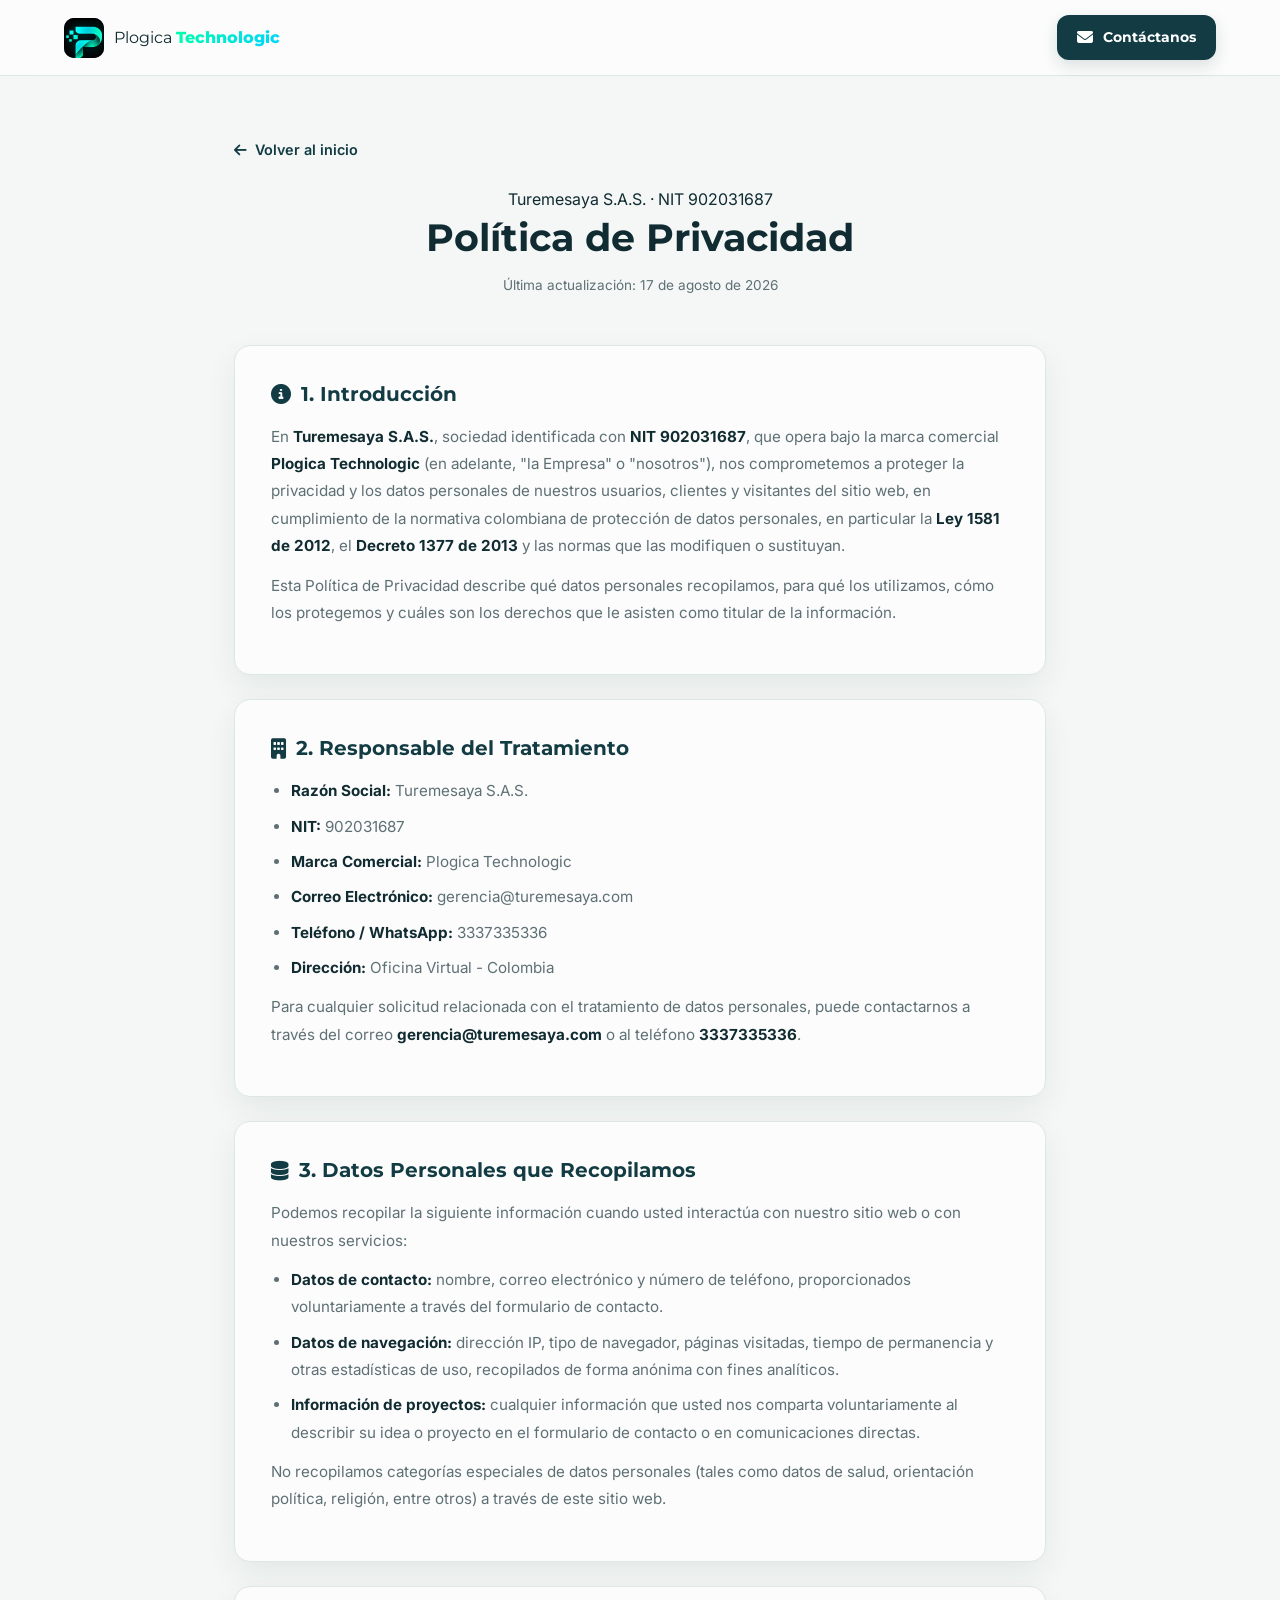
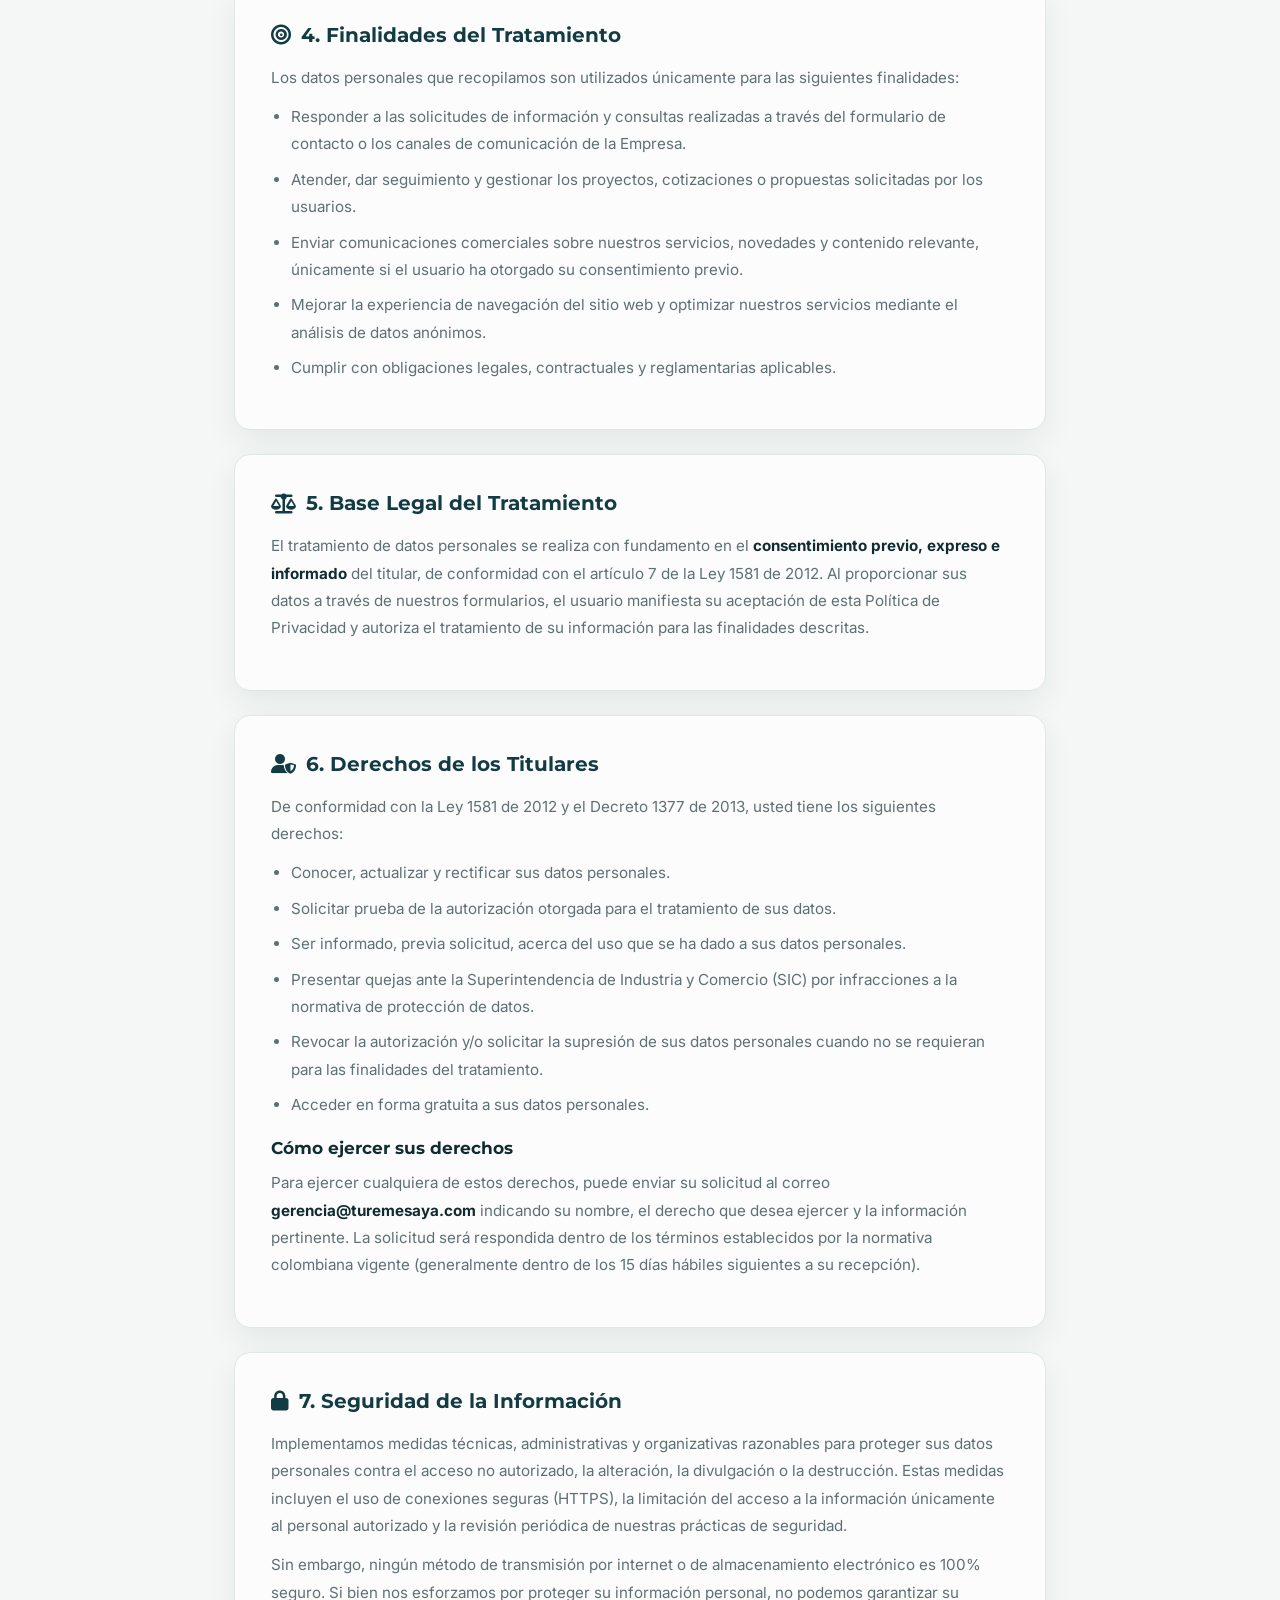
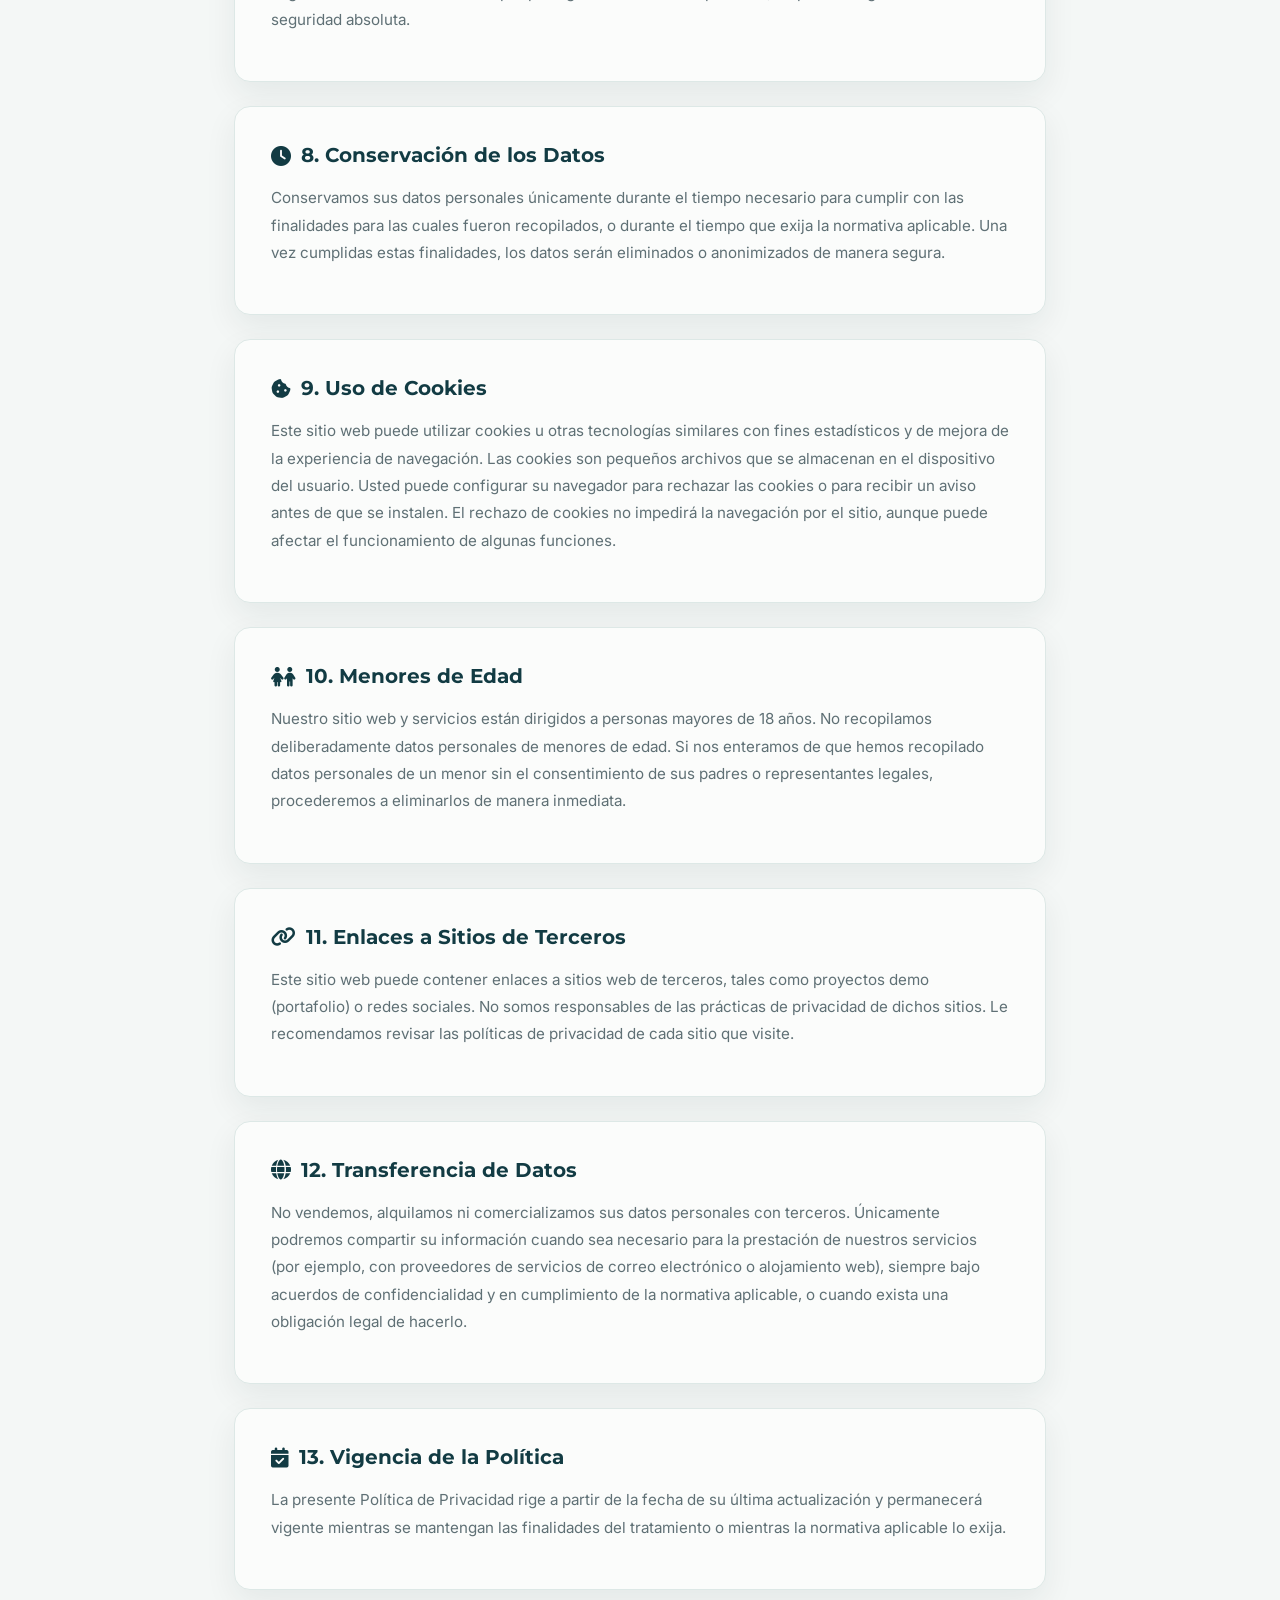
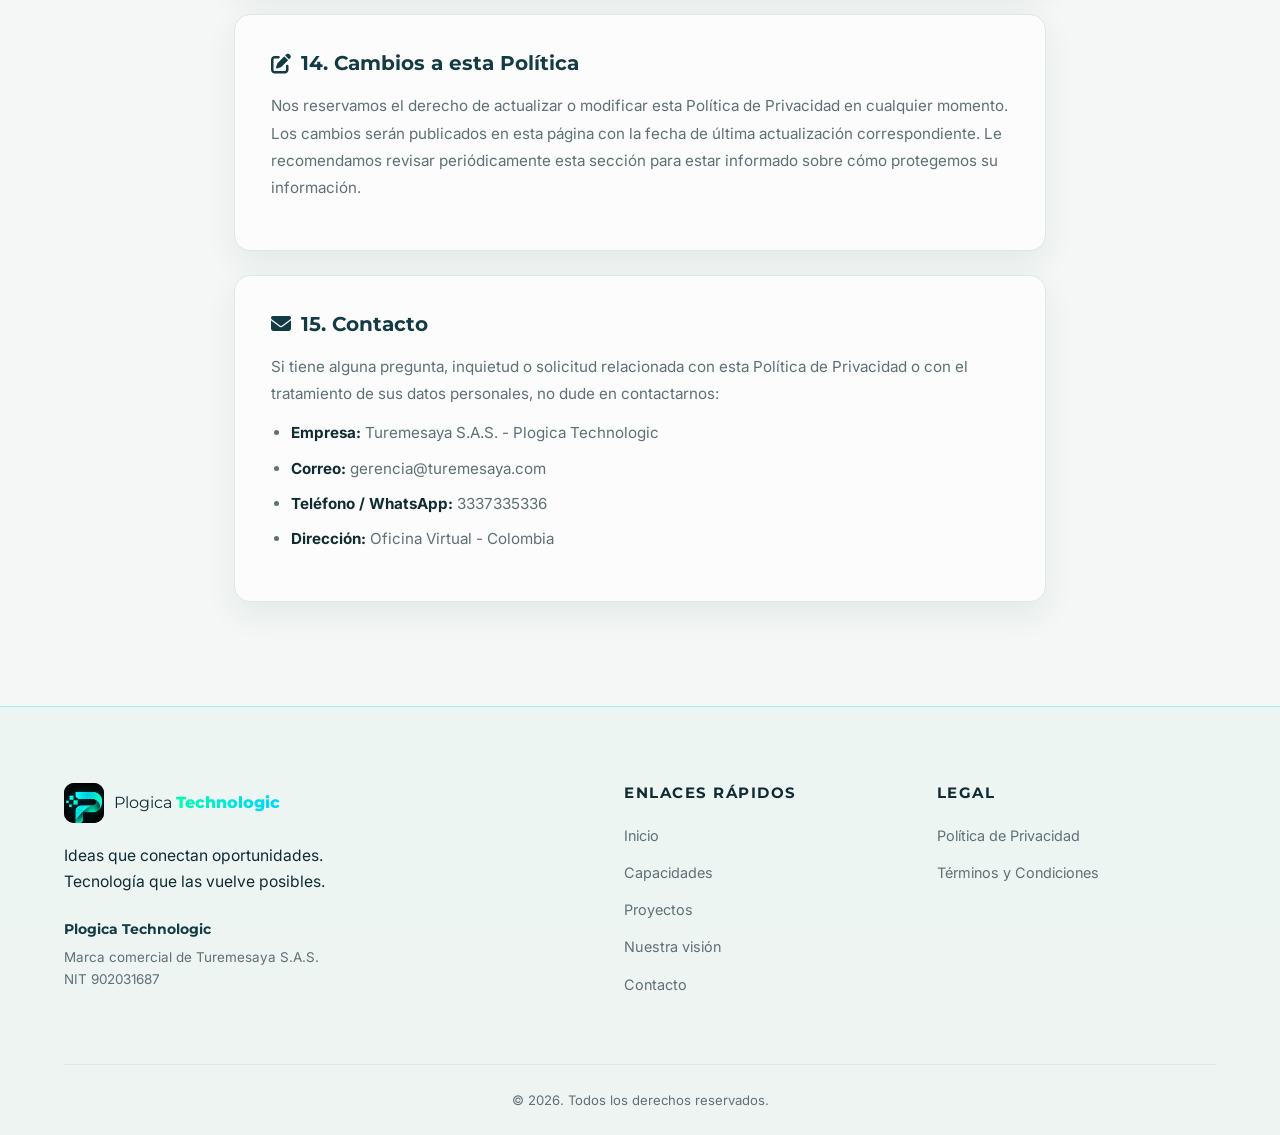
<file: privacidad.html>
<!DOCTYPE html>
<html lang="es">
<head>
    <meta charset="UTF-8">
    <meta name="viewport" content="width=device-width, initial-scale=1.0">
    <title>Política de Privacidad | Plogica Technologic - Turemesaya S.A.S.</title>

    <!-- Meta descripción para SEO -->
    <meta name="description" content="Política de privacidad de Turemesaya S.A.S. - Plogica Technologic. Conoce cómo tratamos tus datos personales en cumplimiento de la normativa colombiana.">

    <!-- Fuentes Google (Montserrat títulos / Inter textos) -->
    <link rel="preconnect" href="https://fonts.googleapis.com">
    <link rel="preconnect" href="https://fonts.gstatic.com" crossorigin>
    <link href="https://fonts.googleapis.com/css2?family=Inter:wght@300;400;500;600&family=Montserrat:wght@600;700;800&display=swap" rel="stylesheet">

    <!-- Font Awesome (íconos) -->
    <link rel="stylesheet" href="https://cdnjs.cloudflare.com/ajax/libs/font-awesome/6.5.1/css/all.min.css">

    <!-- Estilos organizados por responsabilidad -->
    <link rel="stylesheet" href="css/base.css">
    <link rel="stylesheet" href="css/layout.css">
    <link rel="stylesheet" href="css/components.css">
    <link rel="stylesheet" href="css/pages/legal.css">
    <link rel="stylesheet" href="css/responsive.css">
</head>
<body>

    <!-- ============================================
         HEADER COMPACTO PARA PÁGINAS LEGALES
    ============================================ -->
    <header class="header">
        <nav class="nav container" aria-label="Navegación principal">
            <a href="index.html" class="logo" aria-label="Plogica Technologic - Volver al inicio">
                <span class="logo-icon"><img src="assets/logos/Logo_Universal_Plogica.jpeg" alt="" aria-hidden="true"></span>
                <span class="logo-text">Plogica <strong>Technologic</strong></span>
            </a>
            <a href="index.html#contacto" class="btn btn-primary btn-sm">
                <i class="fa-solid fa-envelope"></i> Contáctanos
            </a>
        </nav>
    </header>

    <main>

        <!-- ============================================
             PÁGINA: POLÍTICA DE PRIVACIDAD
        ============================================ -->
        <section class="legal-page">
            <div class="container">

                <!-- Enlace para volver al sitio principal -->
                <a href="index.html" class="legal-back">
                    <i class="fa-solid fa-arrow-left"></i> Volver al inicio
                </a>

                <div class="legal-header">
                    <span class="hero-badge">Turemesaya S.A.S. · NIT 902031687</span>
                    <h1 class="legal-title">Política de Privacidad</h1>
                    <p class="legal-updated">Última actualización: 17 de agosto de 2026</p>
                </div>

                <!-- Sección 1: Introducción -->
                <div class="legal-section">
                    <h2><i class="fa-solid fa-circle-info"></i> 1. Introducción</h2>
                    <p>
                        En <strong>Turemesaya S.A.S.</strong>, sociedad identificada con <strong>NIT 902031687</strong>,
                        que opera bajo la marca comercial <strong>Plogica Technologic</strong> (en adelante, "la Empresa"
                        o "nosotros"), nos comprometemos a proteger la privacidad y los datos personales de nuestros
                        usuarios, clientes y visitantes del sitio web, en cumplimiento de la normativa colombiana de
                        protección de datos personales, en particular la <strong>Ley 1581 de 2012</strong>, el
                        <strong>Decreto 1377 de 2013</strong> y las normas que las modifiquen o sustituyan.
                    </p>
                    <p>
                        Esta Política de Privacidad describe qué datos personales recopilamos, para qué los utilizamos,
                        cómo los protegemos y cuáles son los derechos que le asisten como titular de la información.
                    </p>
                </div>

                <!-- Sección 2: Responsable del tratamiento -->
                <div class="legal-section">
                    <h2><i class="fa-solid fa-building"></i> 2. Responsable del Tratamiento</h2>
                    <ul>
                        <li><strong>Razón Social:</strong> Turemesaya S.A.S.</li>
                        <li><strong>NIT:</strong> 902031687</li>
                        <li><strong>Marca Comercial:</strong> Plogica Technologic</li>
                        <li><strong>Correo Electrónico:</strong> gerencia@turemesaya.com</li>
                        <li><strong>Teléfono / WhatsApp:</strong> 3337335336</li>
                        <li><strong>Dirección:</strong> Oficina Virtual - Colombia</li>
                    </ul>
                    <p>
                        Para cualquier solicitud relacionada con el tratamiento de datos personales, puede contactarnos
                        a través del correo <strong>gerencia@turemesaya.com</strong> o al teléfono
                        <strong>3337335336</strong>.
                    </p>
                </div>

                <!-- Sección 3: Datos que recopilamos -->
                <div class="legal-section">
                    <h2><i class="fa-solid fa-database"></i> 3. Datos Personales que Recopilamos</h2>
                    <p>Podemos recopilar la siguiente información cuando usted interactúa con nuestro sitio web o con nuestros servicios:</p>
                    <ul>
                        <li><strong>Datos de contacto:</strong> nombre, correo electrónico y número de teléfono, proporcionados voluntariamente a través del formulario de contacto.</li>
                        <li><strong>Datos de navegación:</strong> dirección IP, tipo de navegador, páginas visitadas, tiempo de permanencia y otras estadísticas de uso, recopilados de forma anónima con fines analíticos.</li>
                        <li><strong>Información de proyectos:</strong> cualquier información que usted nos comparta voluntariamente al describir su idea o proyecto en el formulario de contacto o en comunicaciones directas.</li>
                    </ul>
                    <p>
                        No recopilamos categorías especiales de datos personales (tales como datos de salud, orientación
                        política, religión, entre otros) a través de este sitio web.
                    </p>
                </div>

                <!-- Sección 4: Finalidades del tratamiento -->
                <div class="legal-section">
                    <h2><i class="fa-solid fa-bullseye"></i> 4. Finalidades del Tratamiento</h2>
                    <p>Los datos personales que recopilamos son utilizados únicamente para las siguientes finalidades:</p>
                    <ul>
                        <li>Responder a las solicitudes de información y consultas realizadas a través del formulario de contacto o los canales de comunicación de la Empresa.</li>
                        <li>Atender, dar seguimiento y gestionar los proyectos, cotizaciones o propuestas solicitadas por los usuarios.</li>
                        <li>Enviar comunicaciones comerciales sobre nuestros servicios, novedades y contenido relevante, únicamente si el usuario ha otorgado su consentimiento previo.</li>
                        <li>Mejorar la experiencia de navegación del sitio web y optimizar nuestros servicios mediante el análisis de datos anónimos.</li>
                        <li>Cumplir con obligaciones legales, contractuales y reglamentarias aplicables.</li>
                    </ul>
                </div>

                <!-- Sección 5: Base legal -->
                <div class="legal-section">
                    <h2><i class="fa-solid fa-scale-balanced"></i> 5. Base Legal del Tratamiento</h2>
                    <p>
                        El tratamiento de datos personales se realiza con fundamento en el
                        <strong>consentimiento previo, expreso e informado</strong> del titular, de conformidad con el
                        artículo 7 de la Ley 1581 de 2012. Al proporcionar sus datos a través de nuestros formularios,
                        el usuario manifiesta su aceptación de esta Política de Privacidad y autoriza el tratamiento de
                        su información para las finalidades descritas.
                    </p>
                </div>

                <!-- Sección 6: Derechos de los titulares -->
                <div class="legal-section">
                    <h2><i class="fa-solid fa-user-shield"></i> 6. Derechos de los Titulares</h2>
                    <p>De conformidad con la Ley 1581 de 2012 y el Decreto 1377 de 2013, usted tiene los siguientes derechos:</p>
                    <ul>
                        <li>Conocer, actualizar y rectificar sus datos personales.</li>
                        <li>Solicitar prueba de la autorización otorgada para el tratamiento de sus datos.</li>
                        <li>Ser informado, previa solicitud, acerca del uso que se ha dado a sus datos personales.</li>
                        <li>Presentar quejas ante la Superintendencia de Industria y Comercio (SIC) por infracciones a la normativa de protección de datos.</li>
                        <li>Revocar la autorización y/o solicitar la supresión de sus datos personales cuando no se requieran para las finalidades del tratamiento.</li>
                        <li>Acceder en forma gratuita a sus datos personales.</li>
                    </ul>
                    <h3>Cómo ejercer sus derechos</h3>
                    <p>
                        Para ejercer cualquiera de estos derechos, puede enviar su solicitud al correo
                        <strong>gerencia@turemesaya.com</strong> indicando su nombre, el derecho que desea ejercer y
                        la información pertinente. La solicitud será respondida dentro de los términos establecidos por
                        la normativa colombiana vigente (generalmente dentro de los 15 días hábiles siguientes a su
                        recepción).
                    </p>
                </div>

                <!-- Sección 7: Seguridad de la información -->
                <div class="legal-section">
                    <h2><i class="fa-solid fa-lock"></i> 7. Seguridad de la Información</h2>
                    <p>
                        Implementamos medidas técnicas, administrativas y organizativas razonables para proteger sus
                        datos personales contra el acceso no autorizado, la alteración, la divulgación o la destrucción.
                        Estas medidas incluyen el uso de conexiones seguras (HTTPS), la limitación del acceso a la
                        información únicamente al personal autorizado y la revisión periódica de nuestras prácticas de
                        seguridad.
                    </p>
                    <p>
                        Sin embargo, ningún método de transmisión por internet o de almacenamiento electrónico es 100%
                        seguro. Si bien nos esforzamos por proteger su información personal, no podemos garantizar su
                        seguridad absoluta.
                    </p>
                </div>

                <!-- Sección 8: Conservación de los datos -->
                <div class="legal-section">
                    <h2><i class="fa-solid fa-clock"></i> 8. Conservación de los Datos</h2>
                    <p>
                        Conservamos sus datos personales únicamente durante el tiempo necesario para cumplir con las
                        finalidades para las cuales fueron recopilados, o durante el tiempo que exija la normativa
                        aplicable. Una vez cumplidas estas finalidades, los datos serán eliminados o anonimizados de
                        manera segura.
                    </p>
                </div>

                <!-- Sección 9: Uso de cookies -->
                <div class="legal-section">
                    <h2><i class="fa-solid fa-cookie-bite"></i> 9. Uso de Cookies</h2>
                    <p>
                        Este sitio web puede utilizar cookies u otras tecnologías similares con fines estadísticos y de
                        mejora de la experiencia de navegación. Las cookies son pequeños archivos que se almacenan en el
                        dispositivo del usuario. Usted puede configurar su navegador para rechazar las cookies o para
                        recibir un aviso antes de que se instalen. El rechazo de cookies no impedirá la navegación por
                        el sitio, aunque puede afectar el funcionamiento de algunas funciones.
                    </p>
                </div>

                <!-- Sección 10: Menores de edad -->
                <div class="legal-section">
                    <h2><i class="fa-solid fa-children"></i> 10. Menores de Edad</h2>
                    <p>
                        Nuestro sitio web y servicios están dirigidos a personas mayores de 18 años. No recopilamos
                        deliberadamente datos personales de menores de edad. Si nos enteramos de que hemos recopilado
                        datos personales de un menor sin el consentimiento de sus padres o representantes legales,
                        procederemos a eliminarlos de manera inmediata.
                    </p>
                </div>

                <!-- Sección 11: Enlaces a terceros -->
                <div class="legal-section">
                    <h2><i class="fa-solid fa-link"></i> 11. Enlaces a Sitios de Terceros</h2>
                    <p>
                        Este sitio web puede contener enlaces a sitios web de terceros, tales como proyectos demo
                        (portafolio) o redes sociales. No somos responsables de las prácticas de privacidad de dichos
                        sitios. Le recomendamos revisar las políticas de privacidad de cada sitio que visite.
                    </p>
                </div>

                <!-- Sección 12: Transferencia de datos -->
                <div class="legal-section">
                    <h2><i class="fa-solid fa-globe"></i> 12. Transferencia de Datos</h2>
                    <p>
                        No vendemos, alquilamos ni comercializamos sus datos personales con terceros. Únicamente
                        podremos compartir su información cuando sea necesario para la prestación de nuestros servicios
                        (por ejemplo, con proveedores de servicios de correo electrónico o alojamiento web), siempre
                        bajo acuerdos de confidencialidad y en cumplimiento de la normativa aplicable, o cuando exista
                        una obligación legal de hacerlo.
                    </p>
                </div>

                <!-- Sección 13: Vigencia -->
                <div class="legal-section">
                    <h2><i class="fa-solid fa-calendar-check"></i> 13. Vigencia de la Política</h2>
                    <p>
                        La presente Política de Privacidad rige a partir de la fecha de su última actualización y
                        permanecerá vigente mientras se mantengan las finalidades del tratamiento o mientras la
                        normativa aplicable lo exija.
                    </p>
                </div>

                <!-- Sección 14: Cambios a la política -->
                <div class="legal-section">
                    <h2><i class="fa-solid fa-pen-to-square"></i> 14. Cambios a esta Política</h2>
                    <p>
                        Nos reservamos el derecho de actualizar o modificar esta Política de Privacidad en cualquier
                        momento. Los cambios serán publicados en esta página con la fecha de última actualización
                        correspondiente. Le recomendamos revisar periódicamente esta sección para estar informado sobre
                        cómo protegemos su información.
                    </p>
                </div>

                <!-- Sección 15: Contacto -->
                <div class="legal-section">
                    <h2><i class="fa-solid fa-envelope"></i> 15. Contacto</h2>
                    <p>
                        Si tiene alguna pregunta, inquietud o solicitud relacionada con esta Política de Privacidad o
                        con el tratamiento de sus datos personales, no dude en contactarnos:
                    </p>
                    <ul>
                        <li><strong>Empresa:</strong> Turemesaya S.A.S. - Plogica Technologic</li>
                        <li><strong>Correo:</strong> gerencia@turemesaya.com</li>
                        <li><strong>Teléfono / WhatsApp:</strong> 3337335336</li>
                        <li><strong>Dirección:</strong> Oficina Virtual - Colombia</li>
                    </ul>
                </div>

            </div>
        </section>

    </main>

    <!-- ============================================
         FOOTER
    ============================================ -->
    <footer class="footer">
        <div class="container">
            <div class="footer-grid">

                <!-- Columna: Marca -->
                <div class="footer-col footer-brand">
                    <a href="index.html" class="logo logo-footer">
                        <span class="logo-icon"><img src="assets/logos/Logo_Universal_Plogica.jpeg" alt="" aria-hidden="true"></span>
                        <span class="logo-text">Plogica <strong>Technologic</strong></span>
                    </a>
                    <p class="footer-tagline">Ideas que conectan oportunidades. Tecnología que las vuelve posibles.</p>
                    <p class="footer-corporate-name">Plogica Technologic</p>
                    <p class="footer-corporate-detail">Marca comercial de Turemesaya S.A.S.</p>
                    <p class="footer-corporate-detail">NIT 902031687</p>
                </div>

                <!-- Columna: Enlaces rápidos -->
                <div class="footer-col">
                    <h4 class="footer-title">Enlaces Rápidos</h4>
                    <ul class="footer-links">
                        <li><a href="index.html#inicio">Inicio</a></li>
                        <li><a href="index.html#servicios">Capacidades</a></li>
                        <li><a href="index.html#portafolio">Proyectos</a></li>
                        <li><a href="index.html#quienes-somos">Nuestra visión</a></li>
                        <li><a href="index.html#contacto">Contacto</a></li>
                    </ul>
                </div>

                <!-- Columna: Legal -->
                <div class="footer-col">
                    <h4 class="footer-title">Legal</h4>
                    <ul class="footer-links">
                        <li><a href="privacidad.html">Política de Privacidad</a></li>
                        <li><a href="terminos.html">Términos y Condiciones</a></li>
                    </ul>
                </div>

            </div>

            <!-- Línea de copyright -->
            <div class="footer-bottom">
                <p>© 2026. Todos los derechos reservados.</p>
            </div>
        </div>
    </footer>

    <script type="module" src="js/main.js"></script>

</body>
</html>
</file>
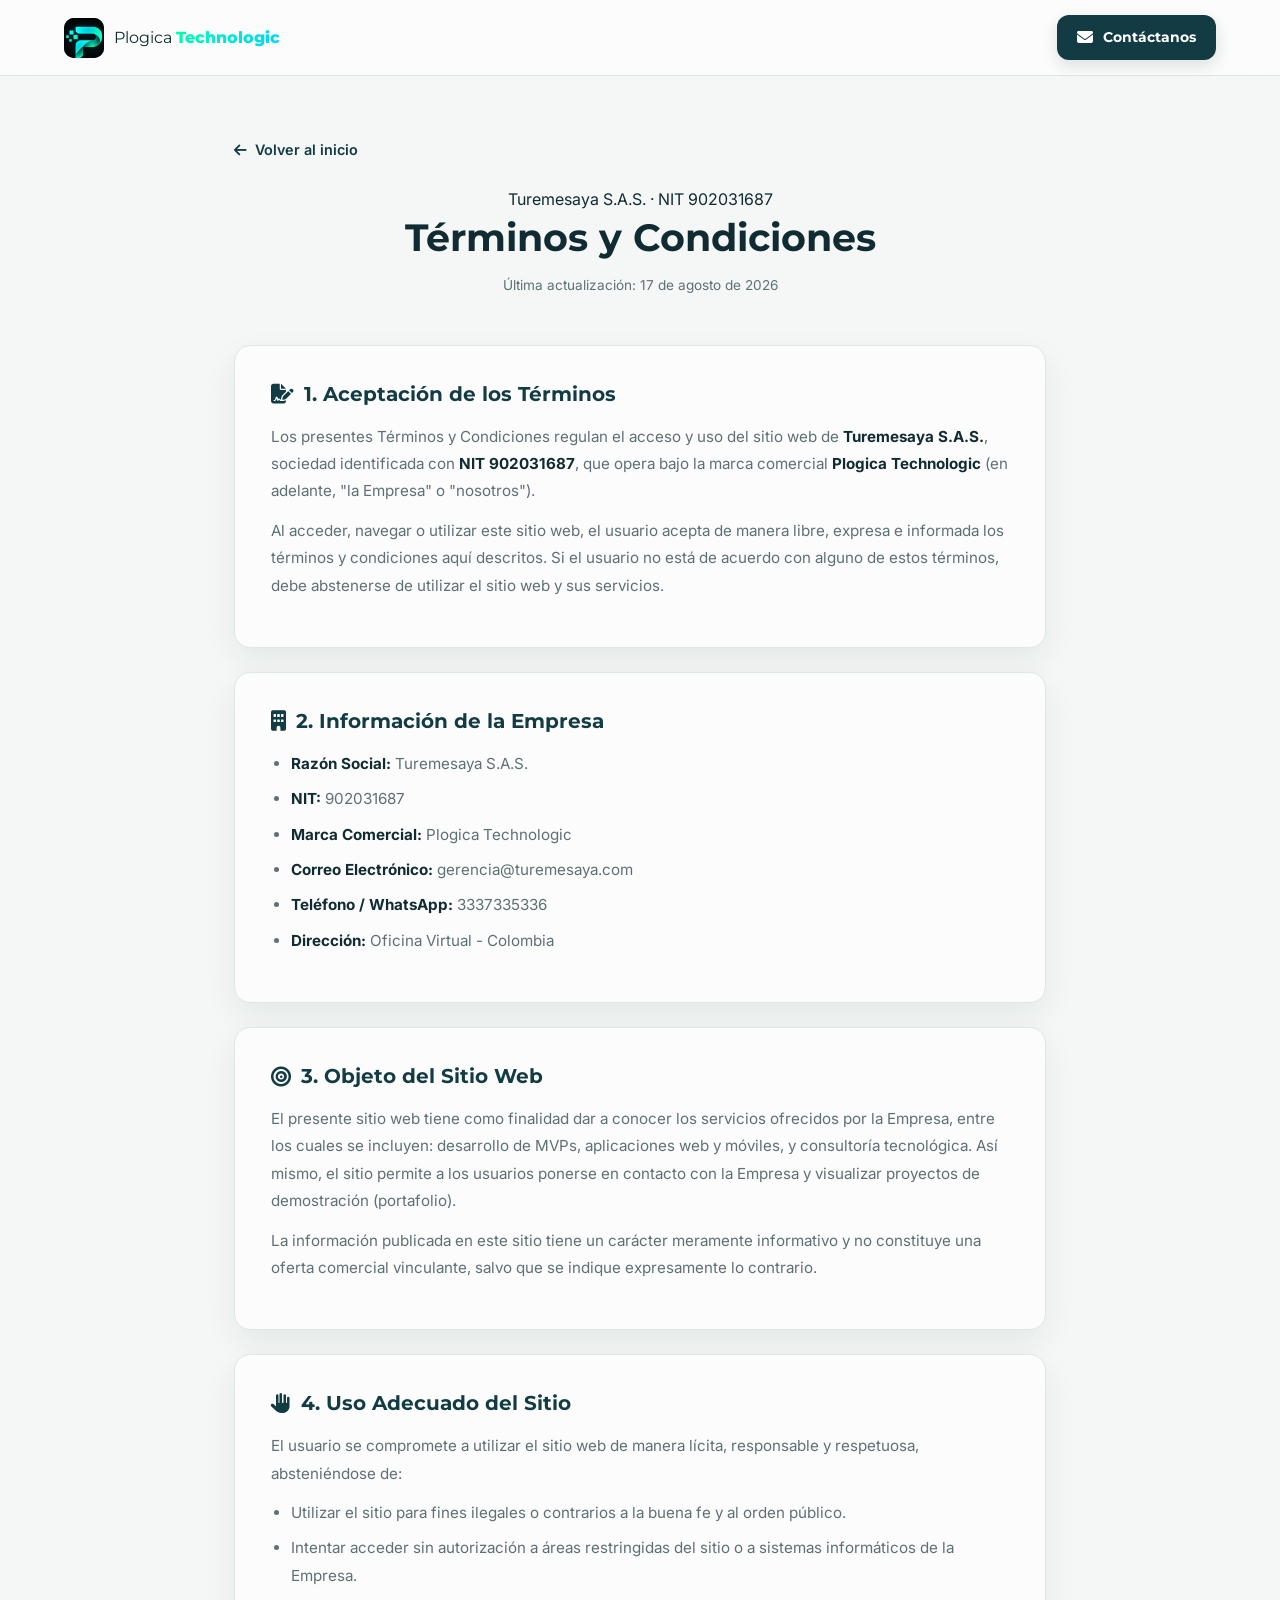
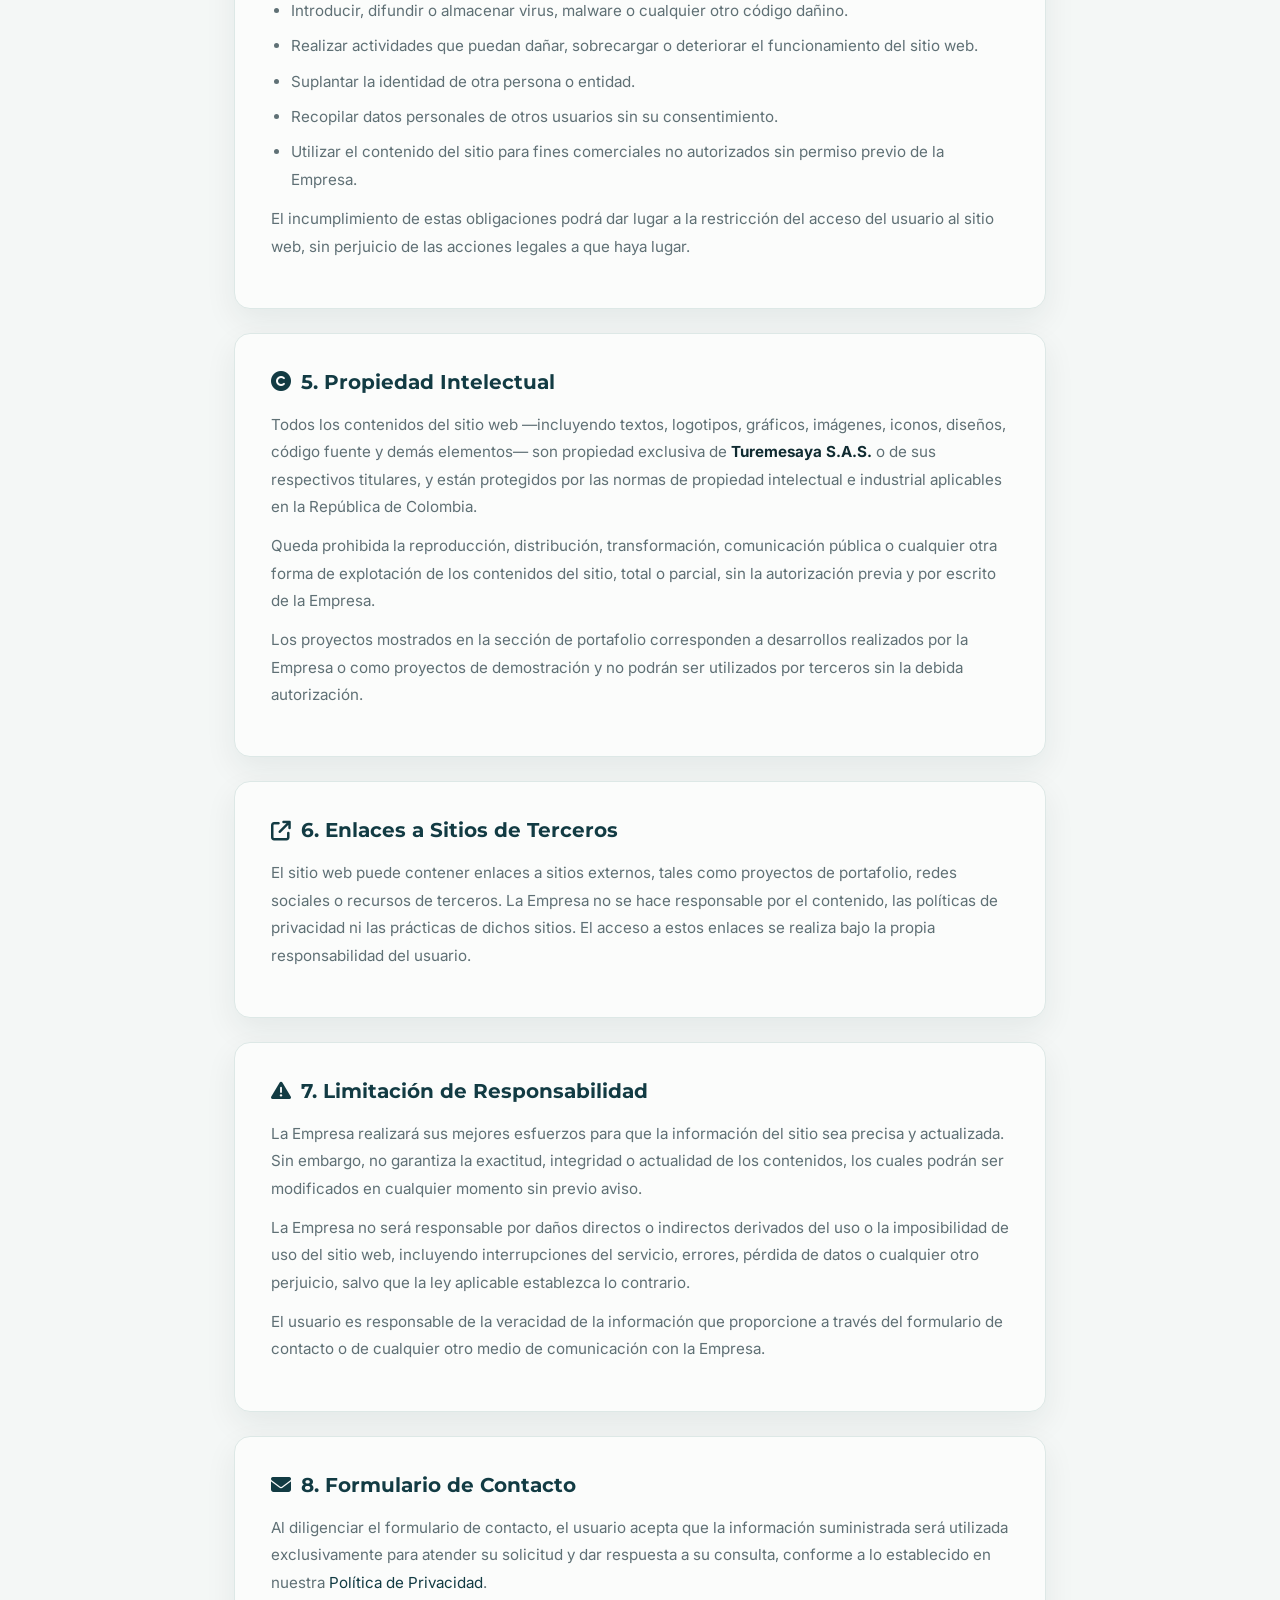
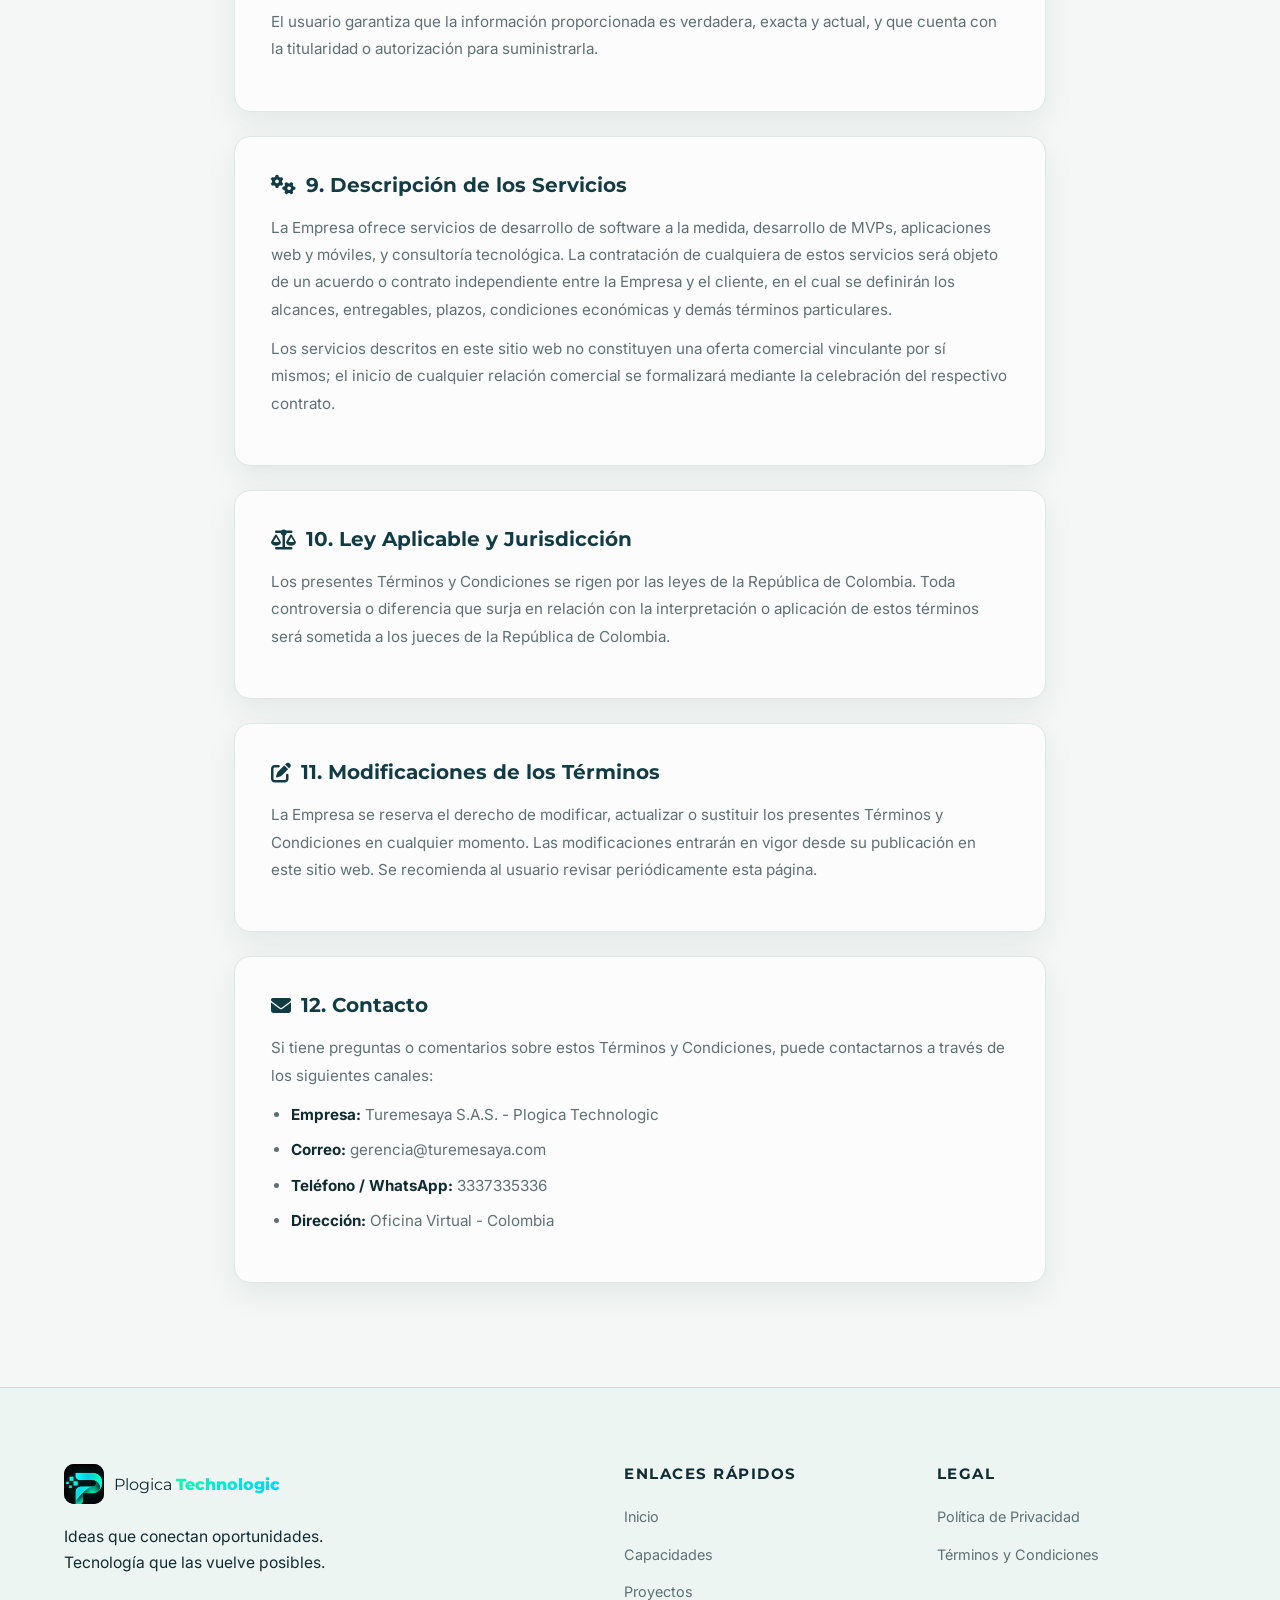
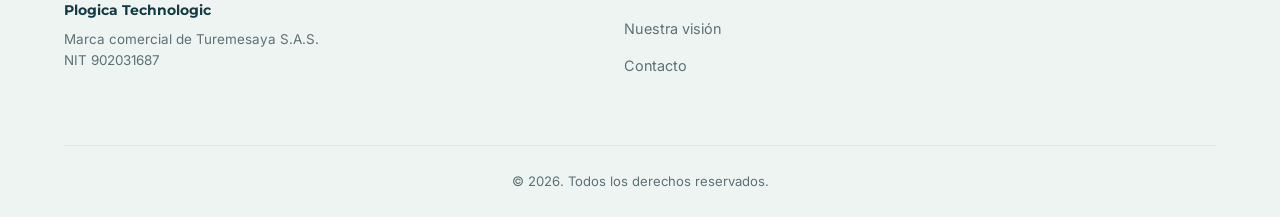
<file: terminos.html>
<!DOCTYPE html>
<html lang="es">
<head>
    <meta charset="UTF-8">
    <meta name="viewport" content="width=device-width, initial-scale=1.0">
    <title>Términos y Condiciones | Plogica Technologic - Turemesaya S.A.S.</title>

    <!-- Meta descripción para SEO -->
    <meta name="description" content="Términos y condiciones de uso del sitio web de Turemesaya S.A.S. - Plogica Technologic.">

    <!-- Fuentes Google (Montserrat títulos / Inter textos) -->
    <link rel="preconnect" href="https://fonts.googleapis.com">
    <link rel="preconnect" href="https://fonts.gstatic.com" crossorigin>
    <link href="https://fonts.googleapis.com/css2?family=Inter:wght@300;400;500;600&family=Montserrat:wght@600;700;800&display=swap" rel="stylesheet">

    <!-- Font Awesome (íconos) -->
    <link rel="stylesheet" href="https://cdnjs.cloudflare.com/ajax/libs/font-awesome/6.5.1/css/all.min.css">

    <!-- Estilos organizados por responsabilidad -->
    <link rel="stylesheet" href="css/base.css">
    <link rel="stylesheet" href="css/layout.css">
    <link rel="stylesheet" href="css/components.css">
    <link rel="stylesheet" href="css/pages/legal.css">
    <link rel="stylesheet" href="css/responsive.css">
</head>
<body>

    <!-- ============================================
         HEADER COMPACTO PARA PÁGINAS LEGALES
    ============================================ -->
    <header class="header">
        <nav class="nav container" aria-label="Navegación principal">
            <a href="index.html" class="logo" aria-label="Plogica Technologic - Volver al inicio">
                <span class="logo-icon"><img src="assets/logos/Logo_Universal_Plogica.jpeg" alt="" aria-hidden="true"></span>
                <span class="logo-text">Plogica <strong>Technologic</strong></span>
            </a>
            <a href="index.html#contacto" class="btn btn-primary btn-sm">
                <i class="fa-solid fa-envelope"></i> Contáctanos
            </a>
        </nav>
    </header>

    <main>

        <!-- ============================================
             PÁGINA: TÉRMINOS Y CONDICIONES
        ============================================ -->
        <section class="legal-page">
            <div class="container">

                <!-- Enlace para volver al sitio principal -->
                <a href="index.html" class="legal-back">
                    <i class="fa-solid fa-arrow-left"></i> Volver al inicio
                </a>

                <div class="legal-header">
                    <span class="hero-badge">Turemesaya S.A.S. · NIT 902031687</span>
                    <h1 class="legal-title">Términos y Condiciones</h1>
                    <p class="legal-updated">Última actualización: 17 de agosto de 2026</p>
                </div>

                <!-- Sección 1: Aceptación de los términos -->
                <div class="legal-section">
                    <h2><i class="fa-solid fa-file-signature"></i> 1. Aceptación de los Términos</h2>
                    <p>
                        Los presentes Términos y Condiciones regulan el acceso y uso del sitio web de
                        <strong>Turemesaya S.A.S.</strong>, sociedad identificada con <strong>NIT 902031687</strong>,
                        que opera bajo la marca comercial <strong>Plogica Technologic</strong> (en adelante, "la Empresa"
                        o "nosotros").
                    </p>
                    <p>
                        Al acceder, navegar o utilizar este sitio web, el usuario acepta de manera libre, expresa e
                        informada los términos y condiciones aquí descritos. Si el usuario no está de acuerdo con alguno
                        de estos términos, debe abstenerse de utilizar el sitio web y sus servicios.
                    </p>
                </div>

                <!-- Sección 2: Información de la empresa -->
                <div class="legal-section">
                    <h2><i class="fa-solid fa-building"></i> 2. Información de la Empresa</h2>
                    <ul>
                        <li><strong>Razón Social:</strong> Turemesaya S.A.S.</li>
                        <li><strong>NIT:</strong> 902031687</li>
                        <li><strong>Marca Comercial:</strong> Plogica Technologic</li>
                        <li><strong>Correo Electrónico:</strong> gerencia@turemesaya.com</li>
                        <li><strong>Teléfono / WhatsApp:</strong> 3337335336</li>
                        <li><strong>Dirección:</strong> Oficina Virtual - Colombia</li>
                    </ul>
                </div>

                <!-- Sección 3: Objeto del sitio web -->
                <div class="legal-section">
                    <h2><i class="fa-solid fa-bullseye"></i> 3. Objeto del Sitio Web</h2>
                    <p>
                        El presente sitio web tiene como finalidad dar a conocer los servicios ofrecidos por la Empresa,
                        entre los cuales se incluyen: desarrollo de MVPs, aplicaciones web y móviles, y consultoría
                        tecnológica. Así mismo, el sitio permite a los usuarios ponerse en contacto con la Empresa y
                        visualizar proyectos de demostración (portafolio).
                    </p>
                    <p>
                        La información publicada en este sitio tiene un carácter meramente informativo y no constituye
                        una oferta comercial vinculante, salvo que se indique expresamente lo contrario.
                    </p>
                </div>

                <!-- Sección 4: Uso adecuado del sitio -->
                <div class="legal-section">
                    <h2><i class="fa-solid fa-hand"></i> 4. Uso Adecuado del Sitio</h2>
                    <p>El usuario se compromete a utilizar el sitio web de manera lícita, responsable y respetuosa, absteniéndose de:</p>
                    <ul>
                        <li>Utilizar el sitio para fines ilegales o contrarios a la buena fe y al orden público.</li>
                        <li>Intentar acceder sin autorización a áreas restringidas del sitio o a sistemas informáticos de la Empresa.</li>
                        <li>Introducir, difundir o almacenar virus, malware o cualquier otro código dañino.</li>
                        <li>Realizar actividades que puedan dañar, sobrecargar o deteriorar el funcionamiento del sitio web.</li>
                        <li>Suplantar la identidad de otra persona o entidad.</li>
                        <li>Recopilar datos personales de otros usuarios sin su consentimiento.</li>
                        <li>Utilizar el contenido del sitio para fines comerciales no autorizados sin permiso previo de la Empresa.</li>
                    </ul>
                    <p>
                        El incumplimiento de estas obligaciones podrá dar lugar a la restricción del acceso del usuario
                        al sitio web, sin perjuicio de las acciones legales a que haya lugar.
                    </p>
                </div>

                <!-- Sección 5: Propiedad intelectual -->
                <div class="legal-section">
                    <h2><i class="fa-solid fa-copyright"></i> 5. Propiedad Intelectual</h2>
                    <p>
                        Todos los contenidos del sitio web —incluyendo textos, logotipos, gráficos, imágenes, iconos,
                        diseños, código fuente y demás elementos— son propiedad exclusiva de
                        <strong>Turemesaya S.A.S.</strong> o de sus respectivos titulares, y están protegidos por las
                        normas de propiedad intelectual e industrial aplicables en la República de Colombia.
                    </p>
                    <p>
                        Queda prohibida la reproducción, distribución, transformación, comunicación pública o cualquier
                        otra forma de explotación de los contenidos del sitio, total o parcial, sin la autorización
                        previa y por escrito de la Empresa.
                    </p>
                    <p>
                        Los proyectos mostrados en la sección de portafolio corresponden a desarrollos realizados por la
                        Empresa o como proyectos de demostración y no podrán ser utilizados por terceros sin la debida
                        autorización.
                    </p>
                </div>

                <!-- Sección 6: Enlaces a sitios de terceros -->
                <div class="legal-section">
                    <h2><i class="fa-solid fa-arrow-up-right-from-square"></i> 6. Enlaces a Sitios de Terceros</h2>
                    <p>
                        El sitio web puede contener enlaces a sitios externos, tales como proyectos de portafolio,
                        redes sociales o recursos de terceros. La Empresa no se hace responsable por el contenido,
                        las políticas de privacidad ni las prácticas de dichos sitios. El acceso a estos enlaces se
                        realiza bajo la propia responsabilidad del usuario.
                    </p>
                </div>

                <!-- Sección 7: Limitación de responsabilidad -->
                <div class="legal-section">
                    <h2><i class="fa-solid fa-triangle-exclamation"></i> 7. Limitación de Responsabilidad</h2>
                    <p>
                        La Empresa realizará sus mejores esfuerzos para que la información del sitio sea precisa y
                        actualizada. Sin embargo, no garantiza la exactitud, integridad o actualidad de los contenidos,
                        los cuales podrán ser modificados en cualquier momento sin previo aviso.
                    </p>
                    <p>
                        La Empresa no será responsable por daños directos o indirectos derivados del uso o la
                        imposibilidad de uso del sitio web, incluyendo interrupciones del servicio, errores,
                        pérdida de datos o cualquier otro perjuicio, salvo que la ley aplicable establezca lo contrario.
                    </p>
                    <p>
                        El usuario es responsable de la veracidad de la información que proporcione a través del
                        formulario de contacto o de cualquier otro medio de comunicación con la Empresa.
                    </p>
                </div>

                <!-- Sección 8: Formulario de contacto -->
                <div class="legal-section">
                    <h2><i class="fa-solid fa-envelope"></i> 8. Formulario de Contacto</h2>
                    <p>
                        Al diligenciar el formulario de contacto, el usuario acepta que la información suministrada
                        será utilizada exclusivamente para atender su solicitud y dar respuesta a su consulta, conforme
                        a lo establecido en nuestra <a href="privacidad.html" class="legal-link">Política de Privacidad</a>.
                    </p>
                    <p>
                        El usuario garantiza que la información proporcionada es verdadera, exacta y actual, y que cuenta
                        con la titularidad o autorización para suministrarla.
                    </p>
                </div>

                <!-- Sección 9: Servicios ofrecidos -->
                <div class="legal-section">
                    <h2><i class="fa-solid fa-gears"></i> 9. Descripción de los Servicios</h2>
                    <p>
                        La Empresa ofrece servicios de desarrollo de software a la medida, desarrollo de MVPs,
                        aplicaciones web y móviles, y consultoría tecnológica. La contratación de cualquiera de estos
                        servicios será objeto de un acuerdo o contrato independiente entre la Empresa y el cliente,
                        en el cual se definirán los alcances, entregables, plazos, condiciones económicas y demás
                        términos particulares.
                    </p>
                    <p>
                        Los servicios descritos en este sitio web no constituyen una oferta comercial vinculante por sí
                        mismos; el inicio de cualquier relación comercial se formalizará mediante la celebración del
                        respectivo contrato.
                    </p>
                </div>

                <!-- Sección 10: Ley aplicable y jurisdicción -->
                <div class="legal-section">
                    <h2><i class="fa-solid fa-scale-balanced"></i> 10. Ley Aplicable y Jurisdicción</h2>
                    <p>
                        Los presentes Términos y Condiciones se rigen por las leyes de la República de Colombia. Toda
                        controversia o diferencia que surja en relación con la interpretación o aplicación de estos
                        términos será sometida a los jueces de la República de Colombia.
                    </p>
                </div>

                <!-- Sección 11: Modificaciones -->
                <div class="legal-section">
                    <h2><i class="fa-solid fa-pen-to-square"></i> 11. Modificaciones de los Términos</h2>
                    <p>
                        La Empresa se reserva el derecho de modificar, actualizar o sustituir los presentes Términos y
                        Condiciones en cualquier momento. Las modificaciones entrarán en vigor desde su publicación en
                        este sitio web. Se recomienda al usuario revisar periódicamente esta página.
                    </p>
                </div>

                <!-- Sección 12: Contacto -->
                <div class="legal-section">
                    <h2><i class="fa-solid fa-envelope"></i> 12. Contacto</h2>
                    <p>
                        Si tiene preguntas o comentarios sobre estos Términos y Condiciones, puede contactarnos a través
                        de los siguientes canales:
                    </p>
                    <ul>
                        <li><strong>Empresa:</strong> Turemesaya S.A.S. - Plogica Technologic</li>
                        <li><strong>Correo:</strong> gerencia@turemesaya.com</li>
                        <li><strong>Teléfono / WhatsApp:</strong> 3337335336</li>
                        <li><strong>Dirección:</strong> Oficina Virtual - Colombia</li>
                    </ul>
                </div>

            </div>
        </section>

    </main>

    <!-- ============================================
         FOOTER
    ============================================ -->
    <footer class="footer">
        <div class="container">
            <div class="footer-grid">

                <!-- Columna: Marca -->
                <div class="footer-col footer-brand">
                    <a href="index.html" class="logo logo-footer">
                        <span class="logo-icon"><img src="assets/logos/Logo_Universal_Plogica.jpeg" alt="" aria-hidden="true"></span>
                        <span class="logo-text">Plogica <strong>Technologic</strong></span>
                    </a>
                    <p class="footer-tagline">Ideas que conectan oportunidades. Tecnología que las vuelve posibles.</p>
                    <p class="footer-corporate-name">Plogica Technologic</p>
                    <p class="footer-corporate-detail">Marca comercial de Turemesaya S.A.S.</p>
                    <p class="footer-corporate-detail">NIT 902031687</p>
                </div>

                <!-- Columna: Enlaces rápidos -->
                <div class="footer-col">
                    <h4 class="footer-title">Enlaces Rápidos</h4>
                    <ul class="footer-links">
                        <li><a href="index.html#inicio">Inicio</a></li>
                        <li><a href="index.html#servicios">Capacidades</a></li>
                        <li><a href="index.html#portafolio">Proyectos</a></li>
                        <li><a href="index.html#quienes-somos">Nuestra visión</a></li>
                        <li><a href="index.html#contacto">Contacto</a></li>
                    </ul>
                </div>

                <!-- Columna: Legal -->
                <div class="footer-col">
                    <h4 class="footer-title">Legal</h4>
                    <ul class="footer-links">
                        <li><a href="privacidad.html">Política de Privacidad</a></li>
                        <li><a href="terminos.html">Términos y Condiciones</a></li>
                    </ul>
                </div>

            </div>

            <!-- Línea de copyright -->
            <div class="footer-bottom">
                <p>© 2026. Todos los derechos reservados.</p>
            </div>
        </div>
    </footer>

    <script type="module" src="js/main.js"></script>

</body>
</html>
</file>
<file: css/base.css>
/* ========================================================================== 
   PLOGICA TECHNOLOGIC - BASE Y VARIABLES
   ========================================================================== */
:root {
    /* Identidad visual global */
    --bg-main:         #F4F7F6;
    --bg-surface:      #FBFCFB;
    --bg-surface-soft: #EDF4F2;
    --text-main:       #102B31;
    --text-muted:      #5F7075;
    --brand-aqua:      #24DCCB;
    --brand-aqua-deep: #17B9AE;
    --brand-petrol:    #123B43;
    --border-soft:     #DDE8E6;

    --shadow-soft:     0 8px 24px rgba(16, 43, 49, 0.06);
    --shadow-card:     0 12px 32px rgba(16, 43, 49, 0.07);
    --shadow-hover:    0 14px 34px rgba(16, 43, 49, 0.10);

    /* Alias de compatibilidad para los componentes ya existentes */
    --color-bg:        var(--bg-main);
    --color-bg-soft:   var(--bg-surface-soft);
    --color-bg-card:   var(--bg-surface);
    --color-accent:    var(--brand-aqua);
    --color-accent-2:  var(--brand-aqua-deep);
    --color-accent-rgb:  36, 220, 203;
    --color-accent-2-rgb: 23, 185, 174;
    --color-white:     #FFFFFF;
    --color-gray:      var(--text-muted);
    --color-gray-dark: #557077;
    --color-error:     #B42318;

    /* Colores originales reservados para el logo actual */
    --logo-aqua:       #00FFAA;
    --logo-cyan:       #00D4FF;
    --logo-ink:        #071B1F;

    --font-title: 'Montserrat', sans-serif;
    --font-body:  'Inter', sans-serif;
    --transition: 220ms ease;
    --radius: 16px;
    --radius-sm: 10px;
    --header-height: 76px;
}

*,
*::before,
*::after {
    margin: 0;
    padding: 0;
    box-sizing: border-box;
}

html {
    scroll-behavior: smooth;
    scroll-padding-top: calc(var(--header-height) + 20px);
}

body {
    font-family: var(--font-body);
    font-size: 1rem;
    line-height: 1.7;
    color: var(--text-main);
    background-color: var(--bg-main);
    overflow-x: hidden;
    -webkit-font-smoothing: antialiased;
}

img {
    max-width: 100%;
    display: block;
}

a {
    color: inherit;
    text-decoration: none;
    transition: color var(--transition);
}

ul {
    list-style: none;
}

button {
    font-family: inherit;
    cursor: pointer;
    border: none;
    background: none;
}

input,
textarea {
    font-family: inherit;
}

.container {
    width: 100%;
    max-width: 1200px;
    margin: 0 auto;
    padding: 0 24px;
}

h1, h2, h3, h4 {
    font-family: var(--font-title);
    font-weight: 700;
    line-height: 1.25;
    color: var(--text-main);
}

.gradient-text {
    background: linear-gradient(120deg, var(--brand-petrol), var(--brand-aqua-deep));
    -webkit-background-clip: text;
    background-clip: text;
    -webkit-text-fill-color: transparent;
    color: transparent;
}

.section {
    padding: 96px 0;
}

.section-heading {
    text-align: center;
    max-width: 700px;
    margin: 0 auto 56px;
}

.section-tag {
    display: inline-block;
    font-size: 0.8rem;
    font-weight: 600;
    letter-spacing: 2px;
    text-transform: uppercase;
    color: var(--brand-petrol);
    background: rgba(var(--color-accent-rgb), 0.10);
    border: 1px solid rgba(var(--color-accent-2-rgb), 0.24);
    padding: 6px 16px;
    border-radius: 100px;
    margin-bottom: 16px;
}

.section-title {
    font-size: clamp(1.75rem, 4vw, 2.5rem);
    margin-bottom: 16px;
}

.section-subtitle {
    color: var(--color-gray);
    font-size: 1.05rem;
}
</file>
<file: css/layout.css>
/* ========================================================================== 
   ESTRUCTURA GLOBAL: HEADER Y NAVEGACIÓN
   ========================================================================== */
.header {
    position: fixed;
    top: 0;
    left: 0;
    width: 100%;
    height: var(--header-height);
    background: rgba(251, 252, 251, 0.92);
    backdrop-filter: blur(14px);
    -webkit-backdrop-filter: blur(14px);
    border-bottom: 1px solid var(--border-soft);
    z-index: 1000;
    transition: background var(--transition), box-shadow var(--transition);
}

.header.scrolled {
    background: rgba(251, 252, 251, 0.98);
    box-shadow: var(--shadow-soft);
}

.nav {
    display: flex;
    align-items: center;
    justify-content: space-between;
    height: 100%;
}

.logo {
    display: flex;
    align-items: center;
    gap: 10px;
}

.logo-icon {
    position: relative;
    overflow: hidden;
    width: 40px;
    height: 40px;
    display: flex;
    align-items: center;
    justify-content: center;
    font-size: 1.05rem;
    color: var(--logo-ink);
    background: var(--logo-ink);
    border-radius: 10px;
}

/* El asset oficial es vertical; el contenedor muestra su símbolo sin editar el original. */
.logo-icon img {
    position: absolute;
    top: -7px;
    left: 50%;
    width: 73px;
    max-width: none;
    height: auto;
    transform: translateX(-50%);
}

.logo-text {
    font-family: var(--font-title);
    font-size: 1rem;
    font-weight: 400;
    color: var(--text-main);
}

.logo-text strong {
    font-weight: 800;
    background: linear-gradient(120deg, var(--logo-aqua), var(--logo-cyan));
    -webkit-background-clip: text;
    background-clip: text;
    -webkit-text-fill-color: transparent;
    color: transparent;
}

.nav-menu {
    display: flex;
    align-items: center;
    gap: 8px;
}

.nav-link {
    font-size: 0.9rem;
    font-weight: 500;
    color: var(--text-muted);
    padding: 8px 16px;
    border-radius: 100px;
    position: relative;
}

.nav-link:hover,
.nav-link.active {
    color: var(--brand-petrol);
}

.nav-link.active::after {
    content: '';
    position: absolute;
    bottom: 2px;
    left: 50%;
    transform: translateX(-50%);
    width: 20px;
    height: 2px;
    background: linear-gradient(90deg, var(--brand-aqua-deep), var(--brand-aqua));
    border-radius: 2px;
}

.nav-toggle {
    display: none;
    width: 44px;
    height: 44px;
    align-items: center;
    justify-content: center;
    font-size: 1.3rem;
    color: var(--brand-petrol);
    border: 1px solid var(--border-soft);
    border-radius: var(--radius-sm);
    z-index: 1100;
}

.nav-toggle .fa-xmark {
    display: none;
}

.nav-toggle.open .fa-bars {
    display: none;
}

.nav-toggle.open .fa-xmark {
    display: block;
}
</file>
<file: css/components.css>
/* ==========================================================================
   COMPONENTES REUTILIZABLES: BOTONES, TARJETAS, FORMULARIO Y FOOTER
   ========================================================================== */
.btn,
.button {
    position: relative;
    display: inline-flex;
    align-items: center;
    justify-content: center;
    gap: 10px;
    font-family: var(--font-title);
    min-height: 48px;
    font-size: 0.95rem;
    font-weight: 700;
    padding: 13px 24px;
    border-radius: 12px;
    border: 2px solid transparent;
    transition: background-color var(--transition), border-color var(--transition),
        color var(--transition), box-shadow var(--transition), transform var(--transition);
    white-space: nowrap;
}

.btn i,
.button i {
    font-size: 1rem;
    transition: transform var(--transition);
}

.btn-primary,
.button-primary {
    background: var(--brand-petrol);
    color: var(--color-white);
    box-shadow: 0 6px 16px rgba(18, 59, 67, 0.14);
}

.btn-primary:hover,
.button-primary:hover {
    background: var(--brand-aqua-deep);
    color: var(--brand-petrol);
    transform: translateY(-2px);
    box-shadow: 0 9px 20px rgba(18, 59, 67, 0.15);
}

.btn-primary:active,
.button-primary:active {
    transform: translateY(0);
    box-shadow: 0 4px 10px rgba(18, 59, 67, 0.12);
}

.btn-outline,
.button-secondary {
    border-color: var(--brand-petrol);
    color: var(--brand-petrol);
    background: transparent;
}

.btn-outline:hover,
.button-secondary:hover {
    background: rgba(var(--color-accent-rgb), 0.12);
    border-color: var(--brand-aqua-deep);
    color: var(--brand-petrol);
    transform: translateY(-2px);
    box-shadow: 0 7px 16px rgba(18, 59, 67, 0.08);
}

.btn-outline:active,
.button-secondary:active {
    transform: translateY(0);
    box-shadow: none;
}

.btn-sm {
    min-height: 40px;
    padding: 9px 18px;
    font-size: 0.85rem;
}

.btn-full {
    width: 100%;
}

.btn:focus-visible,
.button:focus-visible {
    outline: 3px solid rgba(var(--color-accent-rgb), 0.42);
    outline-offset: 3px;
}

.btn:disabled,
.button:disabled {
    opacity: 0.7;
    cursor: not-allowed;
    transform: none !important;
}

.portfolio-card,
.contact-item,
.legal-section {
    background: var(--bg-surface);
    border: 1px solid var(--border-soft);
    box-shadow: var(--shadow-card);
}

/* Tarjeta de capacidad tecnológica: editorial y tecnológica */
.service-card {
    position: relative;
    display: flex;
    flex-direction: column;
    justify-content: space-between;
    background: linear-gradient(170deg, #FFFFFF 0%, #F6FAF9 100%);
    border: 1px solid var(--border-soft);
    border-radius: var(--radius);
    padding: 36px 32px 30px;
    box-shadow: 0 8px 24px rgba(16, 43, 49, 0.06), inset 0 1px 0 rgba(255, 255, 255, 0.9);
    text-align: left;
    overflow: hidden;
    transition: transform var(--transition), border-color var(--transition), box-shadow var(--transition);
}

/* Hover sutil con degradado aqua muy tenue */
.service-card::before {
    content: '';
    position: absolute;
    inset: 0;
    background: radial-gradient(circle at 88% 12%, rgba(var(--color-accent-rgb), 0.10) 0%, rgba(var(--color-accent-2-rgb), 0.04) 55%, transparent 75%);
    opacity: 0;
    transition: opacity 280ms ease;
    pointer-events: none;
    border-radius: inherit;
}

.service-card:hover {
    transform: translateY(-3px);
    border-color: rgba(var(--color-accent-2-rgb), 0.45);
    box-shadow: 0 14px 32px rgba(18, 59, 67, 0.10);
}

.service-card:hover::before {
    opacity: 1;
}

.service-card-header {
    position: relative;
    z-index: 1;
    display: flex;
    align-items: center;
    justify-content: space-between;
    margin-bottom: 24px;
}

.service-icon {
    width: 52px;
    height: 52px;
    margin: 0;
    display: flex;
    align-items: center;
    justify-content: center;
    font-size: 1.35rem;
    color: var(--brand-petrol);
    background: rgba(var(--color-accent-rgb), 0.12);
    border: 1px solid rgba(var(--color-accent-2-rgb), 0.28);
    border-radius: 14px;
    transition: color var(--transition), background var(--transition), border-color var(--transition), transform var(--transition);
}

.service-card:hover .service-icon {
    color: var(--brand-aqua-deep);
    background: rgba(var(--color-accent-rgb), 0.20);
    border-color: var(--brand-aqua-deep);
    transform: scale(1.05);
}

/* Numeración editorial 01–07 */
.service-num {
    font-family: var(--font-title);
    font-size: 1rem;
    font-weight: 700;
    letter-spacing: 0.14em;
    color: var(--brand-petrol);
    opacity: 0.8;
    padding: 6px 12px;
    border-radius: 8px;
    background: rgba(18, 59, 67, 0.04);
    border: 1px solid rgba(18, 59, 67, 0.08);
    transition: color var(--transition), border-color var(--transition), background var(--transition);
}

.service-card:hover .service-num {
    color: var(--brand-aqua-deep);
    border-color: rgba(var(--color-accent-2-rgb), 0.35);
    background: rgba(var(--color-accent-rgb), 0.08);
}

.service-card-body {
    position: relative;
    z-index: 1;
    flex-grow: 1;
    display: flex;
    flex-direction: column;
}

.service-title {
    font-size: 1.22rem;
    font-weight: 700;
    color: var(--text-main);
    margin-bottom: 12px;
    line-height: 1.35;
}

.service-text {
    color: var(--color-gray);
    font-size: 0.94rem;
    line-height: 1.65;
    margin-bottom: 26px;
    flex-grow: 1;
}

.service-card-footer {
    position: relative;
    z-index: 1;
    padding-top: 18px;
    border-top: 1px solid rgba(221, 232, 230, 0.7);
}

.service-action {
    display: inline-flex;
    align-items: center;
    gap: 8px;
    font-family: var(--font-title);
    font-size: 0.88rem;
    font-weight: 700;
    color: var(--brand-petrol);
    transition: color var(--transition);
}

.service-action i {
    font-size: 0.82rem;
    transition: transform var(--transition), color var(--transition);
}

.service-card:hover .service-action,
.service-action:hover {
    color: var(--brand-aqua-deep);
}

.service-card:hover .service-action i,
.service-action:hover i {
    transform: translateX(5px);
    color: var(--brand-aqua-deep);
}

.portfolio-card {
    border-radius: var(--radius);
    overflow: hidden;
    transition: transform var(--transition), border-color var(--transition), box-shadow var(--transition);
}

.portfolio-card:hover {
    transform: translateY(-4px);
    border-color: rgba(var(--color-accent-2-rgb), 0.45);
    box-shadow: var(--shadow-hover);
}

.portfolio-thumb {
    height: 180px;
    display: flex;
    align-items: center;
    justify-content: center;
    font-size: 3.2rem;
    color: var(--brand-petrol);
    background:
        radial-gradient(ellipse 60% 70% at 30% 30%, rgba(var(--color-accent-rgb), 0.12), transparent),
        radial-gradient(ellipse 60% 70% at 70% 70%, rgba(var(--color-accent-2-rgb), 0.10), transparent),
        var(--bg-surface-soft);
    position: relative;
    overflow: hidden;
}

.portfolio-thumb::after {
    content: '';
    position: absolute;
    inset: 0;
    background-image:
        linear-gradient(rgba(18, 59, 67, 0.05) 1px, transparent 1px),
        linear-gradient(90deg, rgba(18, 59, 67, 0.05) 1px, transparent 1px);
    background-size: 32px 32px;
}

.portfolio-thumb i {
    position: relative;
    z-index: 1;
}

.portfolio-card:nth-child(2) .portfolio-thumb {
    color: var(--brand-aqua-deep);
    background:
        radial-gradient(ellipse 60% 70% at 30% 30%, rgba(var(--color-accent-2-rgb), 0.12), transparent),
        radial-gradient(ellipse 60% 70% at 70% 70%, rgba(var(--color-accent-rgb), 0.10), transparent),
        var(--bg-surface-soft);
}

.portfolio-body {
    padding: 28px;
}

.portfolio-title {
    font-size: 1.2rem;
    margin-bottom: 8px;
}

.portfolio-text {
    color: var(--color-gray);
    font-size: 0.95rem;
    margin-bottom: 20px;
}

/* Acción secundaria de proyecto: texto, flecha y línea de énfasis. */
.button-link,
.btn-link,
.portfolio-card .btn-sm {
    min-height: 36px;
    position: relative;
    padding: 7px 0;
    border: 0;
    border-radius: 0;
    background: transparent;
    color: var(--brand-petrol);
    box-shadow: none;
}

.button-link::after,
.btn-link::after,
.portfolio-card .btn-sm::after {
    content: '';
    position: absolute;
    left: 0;
    bottom: 2px;
    width: 28px;
    height: 2px;
    background: var(--brand-aqua-deep);
    transition: width var(--transition);
}

.button-link:hover,
.btn-link:hover,
.portfolio-card .btn-sm:hover {
    background: transparent;
    color: var(--brand-aqua-deep);
    box-shadow: none;
    transform: none;
}

.button-link:hover::after,
.btn-link:hover::after,
.portfolio-card .btn-sm:hover::after {
    width: 100%;
}

.button-link:hover i,
.btn-link:hover i,
.portfolio-card .btn-sm:hover i {
    transform: translateX(4px);
}

/* ========================================================================
   PROYECTOS - COMPOSICIÓN EDITORIAL
   ======================================================================== */
.portfolio-grid {
    grid-template-columns: repeat(12, minmax(0, 1fr));
    gap: 24px;
    max-width: 1120px;
}

.project-card,
.project-demo-group {
    min-width: 0;
    border: 1px solid var(--border-soft);
    border-radius: var(--radius);
    overflow: hidden;
    background: var(--bg-surface);
    box-shadow: var(--shadow-card);
}

.project-card {
    display: flex;
    transition: transform var(--transition), border-color var(--transition), box-shadow var(--transition);
}

.project-card:hover {
    transform: translateY(-4px);
    border-color: rgba(var(--color-accent-2-rgb), 0.45);
    box-shadow: var(--shadow-hover);
}

.project-card--featured {
    grid-column: 1 / -1;
    min-height: 360px;
    display: grid;
    grid-template-columns: minmax(280px, 0.92fr) minmax(0, 1.08fr);
    background: linear-gradient(120deg, #FBFCFB 0%, #F1F8F6 100%);
}

.project-card--development {
    grid-column: 1 / span 7;
    flex-direction: column;
    background: linear-gradient(145deg, #FBFCFB 0%, #EEF7F5 100%);
}

.project-demo-group {
    grid-column: 8 / -1;
    padding: 26px;
    background: rgba(251, 252, 251, 0.74);
}

.project-demo-grid {
    display: grid;
    grid-template-columns: repeat(2, minmax(0, 1fr));
    gap: 14px;
    margin-top: 16px;
}

.project-card--demo {
    display: flex;
    flex-direction: column;
    box-shadow: none;
    border-radius: var(--radius-sm);
}

.project-card--demo:hover {
    transform: translateY(-3px);
}

.project-visual {
    position: relative;
    display: flex;
    align-items: center;
    justify-content: center;
    flex: 0 0 auto;
    overflow: hidden;
}

.project-card--featured .project-visual {
    min-height: 360px;
}

.project-card--development .project-visual {
    min-height: 148px;
}

.project-card--demo .project-visual {
    min-height: 96px;
}

.project-visual--atalaya {
    color: #F6F3E9;
    background:
        radial-gradient(circle at 30% 32%, rgba(255, 177, 91, 0.34), transparent 22%),
        linear-gradient(145deg, #162B32 0%, #1F4D50 58%, #C56D32 180%);
}

.project-visual--quant {
    color: var(--brand-aqua-deep);
    background:
        radial-gradient(circle at 50% 50%, rgba(var(--color-accent-rgb), 0.22), transparent 32%),
        linear-gradient(145deg, #123B43 0%, #102B31 100%);
}

.project-visual--ferreteria {
    color: #D97732;
    background: linear-gradient(145deg, #FFF7EC 0%, #F4E4D2 100%);
}

.project-visual--raiz {
    color: #55705E;
    background: linear-gradient(145deg, #F3F6EF 0%, #DDE9DC 100%);
}

.project-visual-brand {
    position: relative;
    z-index: 1;
    display: flex;
    align-items: baseline;
    gap: 10px;
    letter-spacing: 0.16em;
}

.project-visual-brand span {
    font-family: var(--font-title);
    font-size: clamp(1.15rem, 2.2vw, 1.7rem);
    font-weight: 700;
}

.project-visual-brand strong {
    color: #F0A45C;
    font-size: clamp(2.5rem, 6vw, 4.7rem);
    line-height: 0.9;
}

.project-visual-caption,
.quant-label {
    position: absolute;
    bottom: 24px;
    left: 28px;
    font-size: 0.62rem;
    letter-spacing: 0.16em;
    opacity: 0.72;
}

.project-visual-orbit {
    position: absolute;
    width: 230px;
    height: 230px;
    border: 1px solid rgba(240, 164, 92, 0.42);
    border-radius: 50%;
    transform: rotate(-25deg) skewX(-18deg);
}

.project-visual-orbit--one {
    right: 12%;
    top: 8%;
}

.project-visual-orbit--two {
    left: 14%;
    bottom: -20%;
    width: 180px;
    height: 180px;
    border-color: rgba(246, 243, 233, 0.2);
}

.quant-core {
    position: relative;
    z-index: 1;
    width: 72px;
    height: 72px;
    display: grid;
    place-items: center;
    border: 1px solid rgba(var(--color-accent-rgb), 0.7);
    border-radius: 50%;
    background: rgba(16, 43, 49, 0.74);
    box-shadow: 0 0 0 14px rgba(var(--color-accent-rgb), 0.06), 0 0 0 30px rgba(var(--color-accent-rgb), 0.035);
}

.quant-core span {
    font-family: var(--font-title);
    font-size: 2rem;
    font-weight: 800;
}

.quant-signal {
    position: absolute;
    width: 1px;
    height: 90%;
    background: linear-gradient(180deg, transparent, rgba(var(--color-accent-rgb), 0.65), transparent);
    transform-origin: center;
}

.quant-signal--one { transform: rotate(28deg); }
.quant-signal--two { transform: rotate(-42deg); }
.quant-signal--three { transform: rotate(86deg); }

.demo-visual-index {
    position: absolute;
    top: 14px;
    left: 16px;
    font-family: var(--font-title);
    font-size: 0.68rem;
    letter-spacing: 0.12em;
    opacity: 0.7;
}

.project-visual--ferreteria i,
.project-visual--raiz i {
    font-size: 2rem;
}

.project-card-body {
    display: flex;
    flex-direction: column;
    align-items: flex-start;
    min-width: 0;
    padding: 30px 32px;
}

.project-card--development .project-card-body {
    padding: 26px 28px 30px;
}

.project-card--demo .project-card-body {
    padding: 18px;
}

.project-label,
.project-group-label {
    display: inline-block;
    color: var(--brand-aqua-deep);
    font-family: var(--font-title);
    font-size: 0.68rem;
    font-weight: 700;
    letter-spacing: 0.14em;
    line-height: 1.45;
}

.project-group-label {
    color: var(--text-muted);
}

.project-title {
    margin: 12px 0 10px;
    color: var(--brand-petrol);
    font-size: clamp(1.25rem, 2.2vw, 1.8rem);
    line-height: 1.15;
}

.project-card--featured .project-title {
    font-size: clamp(1.8rem, 4vw, 3rem);
}

.project-card--demo .project-title {
    font-size: 1.05rem;
    margin-top: 8px;
}

.project-short-title {
    max-width: 540px;
    margin: 0 0 18px;
    color: var(--text-main);
    font-family: var(--font-title);
    font-size: clamp(1.05rem, 1.6vw, 1.35rem);
    font-weight: 700;
    line-height: 1.35;
}

.project-status,
.project-date {
    color: var(--brand-aqua-deep);
    font-size: 0.78rem;
    font-weight: 700;
    letter-spacing: 0.04em;
}

.project-date {
    margin-top: 6px;
    color: var(--text-muted);
    font-weight: 600;
}

.project-description,
.project-detail,
.project-execution {
    max-width: 620px;
    margin: 0 0 14px;
    color: var(--text-muted);
    font-size: 0.96rem;
    line-height: 1.7;
}

.project-detail {
    padding-top: 14px;
    border-top: 1px solid var(--border-soft);
}

.project-execution {
    margin-bottom: 22px;
    color: var(--text-main);
    font-size: 0.9rem;
}

.project-card--demo .project-description {
    font-size: 0.86rem;
    line-height: 1.6;
}

.project-action {
    margin-top: auto;
    font-size: 0.9rem;
    font-weight: 700;
}

.project-action--status {
    display: inline-flex;
    align-items: center;
    min-height: 36px;
    margin-top: auto;
    color: var(--text-muted);
    font-size: 0.82rem;
    font-weight: 700;
    letter-spacing: 0.04em;
}

.contact-item {
    display: flex;
    align-items: flex-start;
    gap: 16px;
    margin-bottom: 28px;
    border-radius: var(--radius-sm);
    padding: 20px;
    transition: border-color var(--transition);
}

.contact-item:hover {
    border-color: rgba(var(--color-accent-2-rgb), 0.45);
}

.contact-icon {
    flex-shrink: 0;
    width: 46px;
    height: 46px;
    display: flex;
    align-items: center;
    justify-content: center;
    font-size: 1.1rem;
    color: var(--brand-aqua-deep);
    background: rgba(var(--color-accent-rgb), 0.11);
    border-radius: 12px;
}

.contact-item:nth-child(2) .contact-icon {
    color: var(--brand-petrol);
    background: rgba(18, 59, 67, 0.07);
}

.contact-label {
    display: block;
    font-size: 0.75rem;
    font-weight: 600;
    letter-spacing: 1px;
    text-transform: uppercase;
    color: var(--color-gray-dark);
    margin-bottom: 2px;
}

.contact-value {
    font-size: 0.95rem;
    font-weight: 500;
    color: var(--text-main);
}

.contact-value:hover {
    color: var(--brand-aqua-deep);
}

/* ==========================================================================
   FORMULARIO DE CONTACTO Y ACCESO FLOTANTE A WHATSAPP
   ========================================================================== */

/* Columna izquierda: texto auxiliar */
.contact-auxiliary {
    margin-top: 10px;
    padding: 16px 20px;
    background: rgba(18, 59, 67, 0.035);
    border: 1px solid rgba(18, 59, 67, 0.08);
    border-left: 3px solid var(--brand-aqua-deep);
    border-radius: 10px;
    font-size: 0.9rem;
    line-height: 1.55;
    color: var(--brand-petrol);
}

.contact-auxiliary p {
    display: flex;
    align-items: flex-start;
    gap: 10px;
    margin: 0;
}

.contact-auxiliary i {
    font-size: 1rem;
    color: var(--brand-aqua-deep);
    margin-top: 3px;
    flex-shrink: 0;
}

/* Formulario moderno de contacto */
.contact-form {
    background: linear-gradient(175deg, #FFFFFF 0%, #F8FAF9 100%);
    border: 1px solid var(--border-soft);
    border-radius: var(--radius);
    padding: 40px 36px;
    box-shadow: 0 12px 36px rgba(16, 43, 49, 0.06), inset 0 1px 0 rgba(255, 255, 255, 0.9);
    position: relative;
    overflow: hidden;
}

.form-group {
    margin-bottom: 22px;
}

.form-group label {
    display: block;
    font-size: 0.86rem;
    font-weight: 600;
    margin-bottom: 8px;
    color: var(--brand-petrol);
}

.form-group input,
.form-group textarea,
.select-wrapper select {
    width: 100%;
    font-family: inherit;
    font-size: 0.95rem;
    color: var(--text-main);
    background: #FFFFFF;
    border: 1px solid var(--border-soft);
    border-radius: var(--radius-sm);
    padding: 14px 18px;
    transition: border-color var(--transition), box-shadow var(--transition);
}

.form-group textarea {
    resize: vertical;
    min-height: 120px;
}

.form-group input::placeholder,
.form-group textarea::placeholder {
    color: var(--text-muted);
}

.form-group input:focus,
.form-group textarea:focus,
.select-wrapper select:focus {
    outline: none;
    border-color: var(--brand-aqua-deep);
    box-shadow: 0 0 0 3px rgba(var(--color-accent-rgb), 0.22);
}

.select-wrapper {
    position: relative;
    display: flex;
    align-items: center;
}

.select-wrapper select {
    appearance: none;
    -webkit-appearance: none;
    -moz-appearance: none;
    padding-right: 44px;
    cursor: pointer;
}

.select-wrapper .select-chevron {
    position: absolute;
    right: 18px;
    font-size: 0.85rem;
    color: var(--brand-petrol);
    pointer-events: none;
    transition: transform var(--transition), color var(--transition);
}

.select-wrapper select:focus + .select-chevron {
    color: var(--brand-aqua-deep);
    transform: rotate(180deg);
}

/* Pulso visual al preseleccionar una capacidad desde los CTA */
@keyframes selectPulse {
    0% {
        box-shadow: 0 0 0 0 rgba(var(--color-accent-rgb), 0.5);
        border-color: var(--brand-aqua-deep);
    }
    50% {
        box-shadow: 0 0 0 6px rgba(var(--color-accent-rgb), 0.22);
        border-color: var(--brand-aqua);
    }
    100% {
        box-shadow: 0 0 0 0 rgba(var(--color-accent-rgb), 0);
        border-color: var(--border-soft);
    }
}

.select-wrapper select.highlight-pulse {
    animation: selectPulse 1.6s ease-out;
}

.form-group input.invalid,
.form-group textarea.invalid,
.select-wrapper select.invalid {
    border-color: var(--color-error);
}

.form-group input.invalid:focus,
.form-group textarea.invalid:focus,
.select-wrapper select.invalid:focus {
    box-shadow: 0 0 0 3px rgba(180, 35, 24, 0.14);
}

.form-error {
    display: none;
    font-size: 0.8rem;
    font-weight: 500;
    color: var(--color-error);
    margin-top: 6px;
}

.form-error.visible {
    display: block;
}

/* Tarjeta de éxito */
.form-success-card {
    text-align: center;
    padding: 36px 20px;
}

.form-success-card .success-icon {
    width: 64px;
    height: 64px;
    margin: 0 auto 20px;
    display: flex;
    align-items: center;
    justify-content: center;
    font-size: 2.2rem;
    color: var(--brand-aqua-deep);
    background: rgba(var(--color-accent-rgb), 0.12);
    border: 1px solid rgba(var(--color-accent-2-rgb), 0.30);
    border-radius: 50%;
}

.form-success-card .success-title {
    font-size: 1.45rem;
    font-weight: 700;
    color: var(--brand-petrol);
    margin-bottom: 12px;
}

.form-success-card .success-text {
    color: var(--text-muted);
    font-size: 1rem;
    line-height: 1.65;
    max-width: 440px;
    margin: 0 auto 28px;
}

.form-success-card .reset-form-btn {
    margin: 0 auto;
}

/* Banner de error */
.form-error-banner {
    display: flex;
    align-items: flex-start;
    gap: 14px;
    margin-top: 20px;
    padding: 16px 20px;
    background: rgba(180, 35, 24, 0.06);
    border: 1px solid rgba(180, 35, 24, 0.25);
    border-radius: 12px;
    text-align: left;
}

.form-error-banner[hidden] {
    display: none;
}

.error-banner-icon {
    font-size: 1.25rem;
    color: var(--color-error);
    margin-top: 2px;
    flex-shrink: 0;
}

.error-banner-title {
    display: block;
    font-size: 0.95rem;
    font-weight: 700;
    color: var(--color-error);
    margin-bottom: 3px;
}

.error-banner-text {
    font-size: 0.88rem;
    color: var(--text-muted);
    margin: 0;
}

/* Botón Flotante de WhatsApp */
.whatsapp-float {
    position: fixed;
    bottom: 28px;
    right: 28px;
    z-index: 990;
    display: inline-flex;
    align-items: center;
    gap: 10px;
    background: #25D366;
    color: #FFFFFF;
    padding: 12px 20px 12px 16px;
    border-radius: 100px;
    box-shadow: 0 8px 24px rgba(37, 211, 102, 0.32), 0 4px 12px rgba(18, 59, 67, 0.10);
    border: 1px solid rgba(255, 255, 255, 0.28);
    transition: transform 220ms ease, box-shadow 220ms ease, background-color 220ms ease;
    text-decoration: none;
}

.whatsapp-float:hover {
    background: #20BA5A;
    color: #FFFFFF;
    transform: translateY(-3px) scale(1.02);
    box-shadow: 0 12px 28px rgba(37, 211, 102, 0.44), 0 6px 16px rgba(18, 59, 67, 0.14);
}

.whatsapp-float:active {
    transform: translateY(0) scale(0.98);
}

.whatsapp-float:focus-visible {
    outline: 3px solid rgba(37, 211, 102, 0.6);
    outline-offset: 3px;
}

.whatsapp-icon-wrap {
    display: flex;
    align-items: center;
    justify-content: center;
    font-size: 1.45rem;
    line-height: 1;
}

.whatsapp-label {
    font-family: var(--font-title);
    font-size: 0.92rem;
    font-weight: 700;
    letter-spacing: 0.02em;
    line-height: 1;
}

.whatsapp-tooltip {
    position: absolute;
    right: 0;
    bottom: calc(100% + 12px);
    white-space: nowrap;
    background: var(--brand-petrol);
    color: #FFFFFF;
    font-family: var(--font-body);
    font-size: 0.8rem;
    font-weight: 500;
    padding: 7px 14px;
    border-radius: 8px;
    opacity: 0;
    pointer-events: none;
    transform: translateY(4px);
    transition: opacity 180ms ease, transform 180ms ease;
    box-shadow: 0 4px 14px rgba(16, 43, 49, 0.16);
}

.whatsapp-tooltip::after {
    content: '';
    position: absolute;
    top: 100%;
    right: 24px;
    border: 5px solid transparent;
    border-top-color: var(--brand-petrol);
}

.whatsapp-float:hover .whatsapp-tooltip {
    opacity: 1;
    transform: translateY(0);
}

.footer {
    background: linear-gradient(180deg, #EDF5F3 0%, var(--bg-surface-soft) 100%);
    border-top: 1px solid rgba(var(--color-accent-rgb), 0.35);
    padding: 76px 0 0;
}

.footer-grid {
    display: grid;
    grid-template-columns: minmax(280px, 1.6fr) minmax(150px, 0.8fr) minmax(180px, 0.9fr);
    gap: 64px;
    padding-bottom: 56px;
}

.footer-brand .logo-footer {
    margin-bottom: 20px;
}

.footer-tagline {
    max-width: 340px;
    font-size: 0.98rem;
    color: var(--text-main);
    line-height: 1.65;
    margin-bottom: 22px;
}

.footer-corporate-name {
    font-family: var(--font-title);
    font-size: 0.9rem;
    font-weight: 700;
    color: var(--brand-petrol);
    margin-bottom: 6px;
}

.footer-corporate-detail {
    font-size: 0.84rem;
    color: var(--text-muted);
    line-height: 1.6;
}

.footer-title {
    font-size: 0.95rem;
    font-weight: 700;
    text-transform: uppercase;
    letter-spacing: 1.5px;
    margin-bottom: 20px;
    color: var(--text-main);
}

.footer-links li {
    margin-bottom: 10px;
}

.footer-links a {
    font-size: 0.9rem;
    color: var(--text-muted);
    transition: color var(--transition), transform var(--transition);
}

.footer-links a:hover {
    color: var(--brand-aqua-deep);
}

.footer-bottom {
    border-top: 1px solid var(--border-soft);
    padding: 24px 0;
    text-align: center;
}

.footer-bottom p {
    font-size: 0.82rem;
    color: var(--text-muted);
}
</file>
<file: css/pages/home.css>
/* ==========================================================================
   ESTILOS ESPECÍFICOS DE LA PÁGINA DE INICIO
   ========================================================================== */

/* Reveals repetibles. Los fondos ambientales quedan fuera de estos selectores. */
.scroll-reveal:not(.is-visible) {
    opacity: 0;
    transform: translate3d(0, 16px, 0);
}

.scroll-reveal.is-visible {
    animation: scrollReveal 460ms cubic-bezier(0.22, 0.7, 0.3, 1);
}

@keyframes scrollReveal {
    from {
        opacity: 0;
        transform: translate3d(0, 16px, 0);
    }

    to {
        opacity: 1;
        transform: translate3d(0, 0, 0);
    }
}

@media (max-width: 768px) {
    .scroll-reveal:not(.is-visible) {
        transform: translate3d(0, 10px, 0);
    }

    .scroll-reveal.is-visible {
        animation-duration: 340ms;
    }

    @keyframes scrollReveal {
        from {
            opacity: 0;
            transform: translate3d(0, 10px, 0);
        }

        to {
            opacity: 1;
            transform: translate3d(0, 0, 0);
        }
    }
}

@media (prefers-reduced-motion: reduce) {
    .scroll-reveal,
    .scroll-reveal:not(.is-visible) {
        opacity: 1;
        transform: none;
        animation: none;
    }
}

.hero {
    position: relative;
    min-height: 100vh;
    display: flex;
    align-items: center;
    justify-content: center;
    text-align: center;
    padding: calc(var(--header-height) + 40px) 0 80px;
    overflow: hidden;
}

.hero-bg {
    position: absolute;
    inset: 0;
    background:
        radial-gradient(ellipse 48% 42% at 16% 24%, rgba(var(--color-accent-rgb), 0.12) 0%, transparent 66%),
        radial-gradient(ellipse 46% 44% at 86% 68%, rgba(var(--color-accent-2-rgb), 0.10) 0%, transparent 64%),
        linear-gradient(180deg, var(--bg-surface) 0%, #F1F6F5 56%, var(--bg-main) 100%);
    z-index: 0;
}

.hero-bg::before {
    content: '';
    position: absolute;
    inset: -18%;
    background:
        radial-gradient(circle at 20% 30%, rgba(var(--color-accent-rgb), 0.14), transparent 28%),
        radial-gradient(circle at 82% 68%, rgba(var(--color-accent-2-rgb), 0.12), transparent 25%);
    filter: blur(26px);
    opacity: 0.82;
    animation: heroAtmosphere 14s ease-in-out infinite alternate;
    pointer-events: none;
}

.hero-network {
    position: absolute;
    inset: 0;
    z-index: 1;
    display: block;
    width: 100%;
    height: 100%;
    pointer-events: none;
    opacity: 0.82;
}

.hero-bg::after {
    content: '';
    position: absolute;
    inset: 0;
    background-image:
        linear-gradient(rgba(18, 59, 67, 0.035) 1px, transparent 1px),
        linear-gradient(90deg, rgba(18, 59, 67, 0.035) 1px, transparent 1px);
    background-size: 48px 48px;
    mask-image: radial-gradient(ellipse 70% 60% at 50% 40%, black, transparent);
    -webkit-mask-image: radial-gradient(ellipse 70% 60% at 50% 40%, black, transparent);
    z-index: 2;
}

@keyframes heroAtmosphere {
    from {
        transform: translate3d(-1%, -1%, 0) scale(1);
    }

    to {
        transform: translate3d(1%, 1%, 0) scale(1.04);
    }
}

.hero-content {
    position: relative;
    z-index: 3;
    max-width: 940px;
}

.hero-badge {
    display: inline-block;
    font-size: 0.78rem;
    font-weight: 500;
    letter-spacing: 1.5px;
    color: var(--brand-petrol);
    background: rgba(var(--color-accent-rgb), 0.10);
    border: 1px solid rgba(var(--color-accent-2-rgb), 0.24);
    padding: 8px 20px;
    border-radius: 100px;
    margin-bottom: 24px;
    box-shadow: 0 5px 16px rgba(16, 43, 49, 0.04);
}

.hero-eyebrow {
    font-size: 0.72rem;
    font-weight: 700;
    letter-spacing: 2.4px;
    line-height: 1.4;
}

.hero-title {
    max-width: 860px;
    margin-right: auto;
    margin-left: auto;
    font-size: clamp(2.2rem, 5.8vw, 4rem);
    font-weight: 800;
    line-height: 1.1;
    margin-bottom: 22px;
    letter-spacing: -0.5px;
}

.hero-subtitle {
    max-width: 620px;
    font-size: clamp(1rem, 2vw, 1.18rem);
    line-height: 1.75;
    color: var(--text-muted);
    margin: 0 auto 16px;
}

.hero-manifesto {
    max-width: 620px;
    margin: 0 auto 34px;
    color: var(--brand-petrol);
    font-family: var(--font-title);
    font-size: clamp(0.95rem, 1.5vw, 1.08rem);
    font-weight: 600;
    line-height: 1.55;
    letter-spacing: 0.01em;
}

.hero-actions {
    display: flex;
    gap: 14px;
    justify-content: center;
    flex-wrap: wrap;
}

.hero-actions .btn-primary {
    background: linear-gradient(125deg, var(--brand-petrol) 0%, #17656B 52%, var(--brand-aqua-deep) 130%);
    background-size: 160% 160%;
    background-position: 0 50%;
    border-color: transparent;
    box-shadow: 0 10px 24px rgba(18, 59, 67, 0.16);
    transition: background-position 280ms ease, background-color var(--transition),
        border-color var(--transition), color var(--transition), box-shadow var(--transition),
        transform var(--transition);
}

.hero-actions .btn-primary:hover {
    background-position: 100% 50%;
    color: var(--color-white);
    box-shadow: 0 12px 26px rgba(18, 59, 67, 0.18);
}

.hero-actions .btn-outline {
    background: rgba(251, 252, 251, 0.58);
    border-color: rgba(18, 59, 67, 0.72);
    box-shadow: 0 6px 18px rgba(16, 43, 49, 0.05);
    backdrop-filter: blur(8px);
    -webkit-backdrop-filter: blur(8px);
    transition: background-color 220ms ease, border-color 220ms ease, color 220ms ease,
        box-shadow 220ms ease, transform 220ms ease;
}

.hero-actions .btn-outline:hover {
    background: rgba(var(--color-accent-rgb), 0.14);
    border-color: var(--brand-aqua-deep);
    box-shadow: 0 9px 20px rgba(16, 43, 49, 0.08);
}

.hero-actions .btn:hover i {
    transform: translateX(3px);
}

.services {
    background: linear-gradient(180deg, var(--bg-main) 0%, var(--bg-surface-soft) 100%);
}

.services-heading {
    max-width: 820px;
}

.services-editorial {
    display: inline-block;
    max-width: 640px;
    margin: 22px auto 0;
    padding: 10px 20px;
    color: var(--brand-petrol);
    font-family: var(--font-title);
    font-size: 0.94rem;
    font-weight: 600;
    line-height: 1.55;
    letter-spacing: 0.01em;
    background: rgba(18, 59, 67, 0.035);
    border: 1px solid rgba(18, 59, 67, 0.08);
    border-left: 3px solid var(--brand-aqua-deep);
    border-radius: 8px;
    box-shadow: 0 2px 8px rgba(16, 43, 49, 0.02);
}

.services-grid {
    display: grid;
    grid-template-columns: repeat(3, 1fr);
    gap: 32px;
}

/* ==========================================================================
   SECCIÓN QUIÉNES SOMOS - ENFOQUE EDITORIAL Y TECNOLÓGICO
   ========================================================================== */
.about {
    background: linear-gradient(180deg, var(--bg-main) 0%, #EDF4F2 50%, var(--bg-main) 100%);
    position: relative;
    overflow: hidden;
}

.about-heading {
    max-width: 860px;
    margin-bottom: 60px;
}

.about-grid {
    display: grid;
    grid-template-columns: 1.15fr 0.85fr;
    gap: 60px;
    align-items: start;
    max-width: 1120px;
    margin: 0 auto;
}

/* Columna Izquierda: Manifiesto Editorial Interactivo */
.about-manifesto {
    display: flex;
    flex-direction: column;
    gap: 32px;
}

.manifesto-blocks {
    display: flex;
    flex-direction: column;
    gap: 16px;
}

.manifesto-item {
    position: relative;
    display: block;
    width: 100%;
    text-align: left;
    background: transparent;
    border: none;
    border-left: 3px solid rgba(var(--color-accent-2-rgb), 0.30);
    padding: 14px 18px 14px 22px;
    border-radius: 0 var(--radius-sm) var(--radius-sm) 0;
    cursor: pointer;
    transition: background-color var(--transition), border-color var(--transition), transform var(--transition), box-shadow var(--transition);
}

.manifesto-item:hover {
    border-left-color: var(--brand-aqua-deep);
    background: rgba(var(--color-accent-rgb), 0.06);
    transform: translateX(3px);
}

.manifesto-item:focus-visible {
    outline: 2px solid var(--brand-aqua-deep);
    outline-offset: 2px;
}

.manifesto-item.active {
    border-left-color: var(--brand-aqua-deep);
    border-left-width: 4px;
    background: linear-gradient(90deg, rgba(var(--color-accent-rgb), 0.12) 0%, rgba(255, 255, 255, 0.5) 100%);
    box-shadow: 0 4px 16px rgba(16, 43, 49, 0.04);
}

.manifesto-text {
    font-family: var(--font-body);
    font-size: 1.02rem;
    font-weight: 450;
    line-height: 1.7;
    color: var(--text-main);
    margin: 0;
    transition: color var(--transition), font-weight var(--transition);
}

.manifesto-item:first-child .manifesto-text {
    font-size: 1.08rem;
    font-weight: 600;
    color: var(--brand-petrol);
    line-height: 1.6;
}

.manifesto-item.active .manifesto-text {
    color: var(--brand-petrol);
    font-weight: 600;
}

/* Panel Dinámico Interactivo */
.about-identity-callout {
    padding: 26px 30px;
    background: linear-gradient(135deg, rgba(255, 255, 255, 0.98) 0%, #F5FAF9 100%);
    border: 1px solid var(--border-soft);
    border-left: 4px solid var(--brand-aqua-deep);
    border-radius: var(--radius-sm);
    box-shadow: 0 6px 22px rgba(16, 43, 49, 0.05), inset 0 1px 0 rgba(255, 255, 255, 0.95);
    min-height: 125px;
    display: flex;
    flex-direction: column;
    justify-content: center;
}

.panel-inner {
    transition: opacity 160ms ease, transform 160ms ease;
    opacity: 1;
    transform: translateY(0);
}

.about-identity-callout.is-transitioning .panel-inner {
    opacity: 0;
    transform: translateY(4px);
}

.panel-tag {
    display: inline-block;
    font-family: var(--font-title);
    font-size: 0.72rem;
    font-weight: 700;
    letter-spacing: 1.8px;
    text-transform: uppercase;
    color: var(--brand-aqua-deep);
    margin-bottom: 8px;
}

.panel-title {
    font-family: var(--font-title);
    font-size: 1.15rem;
    font-weight: 700;
    color: var(--brand-petrol);
    line-height: 1.4;
    margin: 0 0 6px 0;
}

.panel-desc {
    font-family: var(--font-body);
    font-size: 0.96rem;
    color: var(--text-muted);
    line-height: 1.65;
    margin: 0;
}

/* Columna Derecha: Nuestra forma de construir */
.about-principles-wrapper {
    background: linear-gradient(175deg, #FFFFFF 0%, #F8FAF9 100%);
    border: 1px solid var(--border-soft);
    border-radius: var(--radius);
    padding: 40px 34px;
    box-shadow: 0 10px 32px rgba(16, 43, 49, 0.05), inset 0 1px 0 rgba(255, 255, 255, 0.95);
    position: relative;
}

.principles-header {
    margin-bottom: 32px;
    padding-bottom: 16px;
    border-bottom: 1px solid var(--border-soft);
}

.principles-title {
    font-size: 1.3rem;
    font-weight: 700;
    color: var(--brand-petrol);
    line-height: 1.3;
}

/* Flujo de tres principios conectados sutilmente */
.principles-flow {
    position: relative;
    display: flex;
    flex-direction: column;
    gap: 32px;
}

.flow-track {
    position: absolute;
    top: 20px;
    bottom: 24px;
    left: 17px;
    width: 2px;
    background: linear-gradient(180deg, var(--brand-aqua-deep) 0%, rgba(var(--color-accent-rgb), 0.28) 100%);
    z-index: 1;
}

.principle-node {
    position: relative;
    z-index: 2;
    display: flex;
    align-items: flex-start;
    gap: 20px;
}

.node-indicator {
    width: 36px;
    height: 36px;
    flex-shrink: 0;
    background: #FFFFFF;
    border: 2px solid var(--brand-aqua-deep);
    border-radius: 50%;
    display: flex;
    align-items: center;
    justify-content: center;
    box-shadow: 0 0 0 4px rgba(var(--color-accent-rgb), 0.12);
    transition: transform var(--transition), box-shadow var(--transition);
}

.node-dot {
    width: 10px;
    height: 10px;
    background: var(--brand-petrol);
    border-radius: 50%;
    transition: background-color var(--transition);
}

.principle-node:hover .node-indicator {
    transform: scale(1.12);
    box-shadow: 0 0 0 6px rgba(var(--color-accent-rgb), 0.22);
}

.principle-node:hover .node-dot {
    background: var(--brand-aqua-deep);
}

.node-content {
    flex-grow: 1;
}

.node-header {
    display: flex;
    align-items: baseline;
    gap: 8px;
    margin-bottom: 6px;
}

.node-num {
    font-family: var(--font-title);
    font-size: 0.88rem;
    font-weight: 800;
    color: var(--brand-aqua-deep);
    letter-spacing: 0.05em;
    flex-shrink: 0;
}

.node-title {
    font-size: 1.05rem;
    font-weight: 700;
    color: var(--text-main);
    line-height: 1.35;
}

.node-desc {
    font-size: 0.92rem;
    color: var(--text-muted);
    line-height: 1.6;
    margin: 0;
}

/* Bloque Inferior: 3 Áreas de Enfoque */
.about-focus-areas {
    display: grid;
    grid-template-columns: repeat(3, 1fr);
    gap: 24px;
    max-width: 1120px;
    margin: 64px auto 0;
}

.focus-area-card {
    background: linear-gradient(170deg, #FFFFFF 0%, #F9FBFB 100%);
    border: 1px solid var(--border-soft);
    border-radius: var(--radius-sm);
    padding: 28px 24px;
    transition: transform var(--transition), border-color var(--transition), box-shadow var(--transition);
    box-shadow: 0 4px 18px rgba(16, 43, 49, 0.03);
}

.focus-area-card:hover {
    transform: translateY(-4px);
    border-color: rgba(var(--color-accent-2-rgb), 0.40);
    box-shadow: 0 12px 28px rgba(18, 59, 67, 0.07);
}

.focus-area-icon {
    font-size: 1.3rem;
    color: var(--brand-aqua-deep);
    margin-bottom: 14px;
}

.focus-area-tag {
    font-family: var(--font-title);
    font-size: 0.88rem;
    font-weight: 800;
    letter-spacing: 1.6px;
    color: var(--brand-petrol);
    margin-bottom: 8px;
}

.focus-area-desc {
    font-size: 0.92rem;
    color: var(--text-muted);
    line-height: 1.6;
    margin: 0;
}

/* Línea corporativa discreta */
.about-corporate-note {
    display: flex;
    align-items: center;
    justify-content: center;
    gap: 10px;
    max-width: 600px;
    margin: 48px auto 0;
    padding-top: 24px;
    border-top: 1px solid rgba(221, 232, 230, 0.7);
    text-align: center;
}

.corp-bullet {
    width: 6px;
    height: 6px;
    border-radius: 50%;
    background: var(--brand-aqua-deep);
    flex-shrink: 0;
}

.about-corporate-note p {
    font-family: var(--font-title);
    font-size: 0.84rem;
    font-weight: 600;
    color: var(--text-muted);
    letter-spacing: 0.02em;
    margin: 0;
}

.portfolio {
    background: linear-gradient(180deg, var(--bg-surface-soft) 0%, var(--bg-main) 100%);
}

.portfolio-grid {
    display: grid;
    grid-template-columns: repeat(12, minmax(0, 1fr));
    gap: 24px;
    max-width: 1120px;
    margin: 0 auto;
}

.contact {
    background: var(--bg-main);
}

.contact-grid {
    display: grid;
    grid-template-columns: 0.9fr 1.1fr;
    gap: 48px;
    max-width: 1000px;
    margin: 0 auto;
    align-items: start;
}
</file>
<file: css/responsive.css>
/* ==========================================================================
   RESPONSIVE Y ACCESIBILIDAD
   ========================================================================== */
@media (max-width: 992px) {
    .section {
        padding: 80px 0;
    }

    .services-grid {
        grid-template-columns: repeat(2, 1fr);
        gap: 24px;
    }

    .about-focus-areas {
        grid-template-columns: repeat(3, 1fr);
        gap: 20px;
    }

    .about-grid {
        grid-template-columns: 1fr;
        gap: 40px;
    }

    .project-card--featured,
    .project-card--development,
    .project-demo-group {
        grid-column: 1 / -1;
    }

    .project-card--featured {
        grid-template-columns: minmax(240px, 0.85fr) minmax(0, 1.15fr);
    }

    .contact-grid {
        grid-template-columns: 1fr;
        gap: 40px;
    }

    .footer-grid {
        grid-template-columns: 1fr 1fr;
        gap: 40px;
    }
}

@media (max-width: 768px) {
    .nav-toggle {
        display: flex;
    }

    .nav-menu {
        position: fixed;
        top: 0;
        right: -100%;
        width: min(320px, 85vw);
        height: 100vh;
        flex-direction: column;
        justify-content: center;
        gap: 12px;
        background: rgba(251, 252, 251, 0.98);
        border-left: 1px solid var(--border-soft);
        box-shadow: -12px 0 32px rgba(16, 43, 49, 0.08);
        transition: right 220ms ease;
        z-index: 1050;
        padding: 24px;
    }

    .nav-menu.open {
        right: 0;
    }

    .nav-link {
        font-size: 1.05rem;
        padding: 12px 20px;
        width: 100%;
        text-align: center;
    }

    .nav-link.active::after {
        display: none;
    }

    .hero {
        min-height: auto;
        padding-top: calc(var(--header-height) + 60px);
        padding-bottom: 72px;
    }

    .panel-inner {
        transition: none !important;
        transform: none !important;
    }

    .manifesto-item:hover {
        transform: none !important;
    }

    .hero-bg::before {
        opacity: 0.62;
    }

    .hero-network {
        opacity: 0.70;
    }

    .hero-title {
        font-size: clamp(2rem, 10vw, 3rem);
        line-height: 1.12;
        margin-bottom: 18px;
    }

    .hero-subtitle {
        line-height: 1.65;
        margin-bottom: 16px;
    }

    .hero-manifesto {
        margin-bottom: 28px;
        line-height: 1.5;
    }

    .hero-actions {
        flex-direction: column;
        gap: 12px;
        width: 100%;
        max-width: 340px;
        margin: 0 auto;
    }

    .hero-actions .btn {
        width: 100%;
    }

    .services-grid,
    .portfolio-grid {
        grid-template-columns: 1fr;
        gap: 20px;
    }

    .project-card--featured {
        display: flex;
        flex-direction: column;
    }

    .project-card--featured .project-visual {
        min-height: 250px;
    }

    .project-demo-group {
        padding: 20px;
    }

    .about-heading {
        margin-bottom: 40px;
    }

    .about-principles-wrapper {
        padding: 32px 24px;
    }

    .about-focus-areas {
        grid-template-columns: 1fr;
        gap: 16px;
        margin-top: 40px;
    }

    .about-identity-callout {
        padding: 20px 22px;
    }

    .panel-title {
        font-size: 1.05rem;
    }

    .panel-desc {
        font-size: 0.92rem;
    }

    .services-editorial {
        font-size: 0.88rem;
        padding: 9px 16px;
    }

    .whatsapp-float {
        width: 52px;
        height: 52px;
        padding: 0;
        justify-content: center;
        border-radius: 50%;
        bottom: 20px;
        right: 20px;
    }

    .whatsapp-label,
    .whatsapp-tooltip {
        display: none !important;
    }

    .contact-form {
        padding: 28px 20px;
    }

    .footer-grid {
        grid-template-columns: 1fr;
        gap: 32px;
        text-align: center;
    }

    .footer-brand .logo-footer {
        justify-content: center;
    }

    .footer-links {
        display: flex;
        flex-direction: column;
        align-items: center;
    }

    .legal-section {
        padding: 28px 20px;
    }
}

@media (max-width: 480px) {
    .container {
        padding: 0 18px;
    }

    .section {
        padding: 64px 0;
    }

    .section-heading {
        margin-bottom: 40px;
    }

    .logo-text {
        font-size: 0.92rem;
    }

    .whatsapp-float {
        bottom: 18px;
        right: 16px;
        width: 48px;
        height: 48px;
    }

    .whatsapp-icon-wrap {
        font-size: 1.3rem;
    }

    .service-card {
        padding: 28px 22px 24px;
    }

    .about-principles-wrapper {
        padding: 26px 18px;
    }

    .principle-node {
        gap: 14px;
    }

    .node-indicator {
        width: 32px;
        height: 32px;
    }

    .flow-track {
        left: 15px;
    }

    .portfolio-body {
        padding: 22px;
    }

    .portfolio-thumb {
        height: 150px;
    }

    .footer-bottom p {
        font-size: 0.75rem;
    }
}

@media (prefers-reduced-motion: reduce) {
    *,
    *::before,
    *::after {
        animation-duration: 0.01ms !important;
        transition-duration: 0.01ms !important;
        scroll-behavior: auto !important;
    }

    .hero-bg::before {
        animation: none;
    }
}
</file>
<file: css/pages/service.css>
/* Página SEO de servicio: software a medida */
.service-detail-page {
    position: relative;
    isolation: isolate;
    background:
        radial-gradient(circle at 8% 34%, rgba(var(--color-accent-rgb), 0.07), transparent 28%),
        radial-gradient(circle at 92% 66%, rgba(var(--color-accent-2-rgb), 0.06), transparent 30%),
        var(--bg-main);
}

.service-page-main {
    position: relative;
    z-index: 1;
    overflow: hidden;
}

/* El observer compartido con la home controla reveals y reentradas. */
.service-detail-page .scroll-reveal:not(.is-visible) {
    opacity: 0;
    transform: translate3d(0, 16px, 0);
}

.service-detail-page .scroll-reveal.is-visible {
    animation: service-scroll-reveal 440ms cubic-bezier(0.22, 0.7, 0.3, 1) backwards;
    animation-delay: calc(var(--reveal-order, 0) * 55ms);
}

@keyframes service-scroll-reveal {
    from {
        opacity: 0;
        transform: translate3d(0, 16px, 0);
    }

    to {
        opacity: 1;
        transform: translate3d(0, 0, 0);
    }
}

.service-detail-page > .footer {
    position: relative;
    z-index: 1;
}

.service-atmosphere {
    position: fixed;
    z-index: 0;
    inset: var(--header-height) 0 0;
    overflow: hidden;
    pointer-events: none;
}

.ambient-orb {
    position: absolute;
    width: min(48vw, 680px);
    aspect-ratio: 1;
    border-radius: 50%;
    filter: blur(72px);
    opacity: 0.34;
    will-change: transform;
}

.ambient-orb-one {
    top: -24%;
    right: -16%;
    background: rgba(var(--color-accent-rgb), 0.48);
    animation: ambient-orb-one 20s ease-in-out infinite alternate;
}

.ambient-orb-two {
    bottom: -32%;
    left: -18%;
    background: rgba(var(--color-accent-2-rgb), 0.35);
    animation: ambient-orb-two 24s ease-in-out infinite alternate;
}

.ambient-particles {
    position: absolute;
    inset: 0;
    background:
        radial-gradient(circle at 7% 14%, rgba(var(--color-accent-2-rgb), 0.56) 0 1.5px, transparent 2.7px),
        radial-gradient(circle at 13% 43%, rgba(var(--color-accent-rgb), 0.42) 0 1px, transparent 2.2px),
        radial-gradient(circle at 16% 48%, rgba(var(--color-accent-2-rgb), 0.58) 0 2.5px, transparent 3.8px),
        radial-gradient(circle at 18% 72%, rgba(var(--color-accent-rgb), 0.48) 0 2px, transparent 3.2px),
        radial-gradient(circle at 29% 91%, rgba(var(--color-accent-2-rgb), 0.44) 0 1.5px, transparent 2.6px),
        radial-gradient(circle at 33% 26%, rgba(var(--color-accent-2-rgb), 0.44) 0 1px, transparent 2.2px),
        radial-gradient(circle at 46% 48%, rgba(var(--color-accent-rgb), 0.4) 0 1.5px, transparent 2.6px),
        radial-gradient(circle at 52% 43%, rgba(var(--color-accent-2-rgb), 0.58) 0 2.8px, transparent 4px),
        radial-gradient(circle at 47% 82%, rgba(var(--color-accent-rgb), 0.48) 0 1.5px, transparent 2.7px),
        radial-gradient(circle at 62% 18%, rgba(var(--color-accent-2-rgb), 0.52) 0 2px, transparent 3.2px),
        radial-gradient(circle at 68% 88%, rgba(var(--color-accent-2-rgb), 0.4) 0 1px, transparent 2.2px),
        radial-gradient(circle at 74% 58%, rgba(var(--color-accent-rgb), 0.44) 0 1px, transparent 2.2px),
        radial-gradient(circle at 84% 73%, rgba(var(--color-accent-rgb), 0.46) 0 1.5px, transparent 2.6px),
        radial-gradient(circle at 82% 68%, rgba(var(--color-accent-2-rgb), 0.56) 0 2.5px, transparent 3.8px),
        radial-gradient(circle at 88% 30%, rgba(var(--color-accent-2-rgb), 0.5) 0 1.5px, transparent 2.7px),
        radial-gradient(circle at 94% 86%, rgba(var(--color-accent-rgb), 0.46) 0 2px, transparent 3.2px);
    opacity: 0.86;
    animation: ambient-particle-drift 28s ease-in-out infinite alternate;
}

.ambient-network {
    position: absolute;
    inset: 0;
    width: 100%;
    height: 100%;
    opacity: 0.36;
    animation: ambient-network-drift 26s ease-in-out infinite alternate;
}

.ambient-network path {
    stroke: rgba(var(--color-accent-2-rgb), 0.62);
    stroke-width: 1.35;
    stroke-dasharray: 5 11;
}

.ambient-network-nodes {
    fill: rgba(var(--color-accent-2-rgb), 0.82);
    filter: drop-shadow(0 0 5px rgba(var(--color-accent-rgb), 0.36));
}

.service-hero {
    position: relative;
    overflow: hidden;
    padding: calc(var(--header-height) + 48px) 0 96px;
    background:
        radial-gradient(circle at 88% 16%, rgba(var(--color-accent-rgb), 0.25), transparent 32%),
        linear-gradient(155deg, var(--bg-main) 0%, #EDF6F4 58%, var(--bg-surface) 100%);
}

.service-hero::before {
    content: '';
    position: absolute;
    width: 420px;
    height: 420px;
    top: 8%;
    right: -180px;
    border: 1px solid rgba(var(--color-accent-2-rgb), 0.14);
    border-radius: 50%;
    box-shadow: 0 0 0 70px rgba(var(--color-accent-rgb), 0.025), 0 0 0 140px rgba(var(--color-accent-rgb), 0.018);
    pointer-events: none;
    animation: service-orbit 16s ease-in-out infinite alternate;
}

.service-hero::after {
    content: '';
    position: absolute;
    top: 13%;
    right: 3%;
    width: min(660px, 58vw);
    height: 420px;
    background:
        radial-gradient(circle at 12% 28%, rgba(var(--color-accent-2-rgb), 0.66) 0 2.8px, transparent 4px),
        radial-gradient(circle at 58% 16%, rgba(var(--color-accent-rgb), 0.58) 0 2.6px, transparent 3.8px),
        radial-gradient(circle at 78% 72%, rgba(var(--color-accent-2-rgb), 0.6) 0 2.8px, transparent 4px),
        linear-gradient(90deg, transparent 49.7%, rgba(var(--color-accent-2-rgb), 0.11) 50%, transparent 50.3%),
        linear-gradient(0deg, transparent 49.7%, rgba(var(--color-accent-2-rgb), 0.1) 50%, transparent 50.3%);
    background-size: 100% 100%, 100% 100%, 100% 100%, 64px 64px, 64px 64px;
    opacity: 0.73;
    transform: rotate(-7deg);
    mask-image: linear-gradient(100deg, transparent 4%, #000 38%, #000 78%, transparent 100%);
    pointer-events: none;
    animation: service-grid-drift 18s ease-in-out infinite alternate;
}

.service-breadcrumb {
    position: relative;
    z-index: 1;
    margin-bottom: 56px;
}

.service-breadcrumb ol {
    display: flex;
    align-items: center;
    flex-wrap: wrap;
    gap: 10px;
    margin: 0;
    padding: 0;
    list-style: none;
    color: var(--text-muted);
    font-size: 0.84rem;
    line-height: 1.4;
}

.service-breadcrumb li {
    display: inline-flex;
    align-items: center;
}

.service-breadcrumb li + li::before {
    content: '/';
    margin-right: 10px;
    color: rgba(18, 59, 67, 0.38);
}

.service-breadcrumb a:hover {
    color: var(--brand-aqua-deep);
}

.service-breadcrumb a {
    color: var(--brand-petrol);
    font-weight: 600;
}

.service-breadcrumb a:focus-visible {
    outline: 2px solid rgba(var(--color-accent-rgb), 0.5);
    outline-offset: 4px;
    border-radius: 3px;
}

.service-hero-grid {
    position: relative;
    z-index: 1;
    display: grid;
    grid-template-columns: minmax(0, 1.25fr) minmax(320px, 0.75fr);
    gap: clamp(48px, 7vw, 92px);
    align-items: center;
}

.service-hero-content {
    max-width: 760px;
}

.service-hero h1 {
    max-width: 760px;
    margin-bottom: 24px;
    font-size: clamp(2.35rem, 5.4vw, 4.6rem);
    line-height: 1.04;
    letter-spacing: -0.045em;
    color: var(--brand-petrol);
}

.service-hero-lead {
    max-width: 700px;
    color: var(--text-muted);
    font-size: clamp(1.02rem, 1.5vw, 1.16rem);
    line-height: 1.8;
}

.service-hero-actions {
    display: flex;
    flex-wrap: wrap;
    gap: 14px;
    margin-top: 34px;
}

.service-signal-panel {
    position: relative;
    overflow: hidden;
    padding: 30px;
    background: rgba(251, 252, 251, 0.82);
    border: 1px solid rgba(var(--color-accent-2-rgb), 0.24);
    border-radius: 22px;
    box-shadow: 0 22px 52px rgba(18, 59, 67, 0.10);
    backdrop-filter: blur(12px);
    transition: transform 320ms ease, box-shadow 320ms ease, border-color 320ms ease;
}

.service-signal-panel:hover {
    transform: translateY(-4px);
    border-color: rgba(var(--color-accent-2-rgb), 0.4);
    box-shadow: 0 28px 64px rgba(18, 59, 67, 0.13);
}

.service-signal-panel::before {
    content: '';
    position: absolute;
    inset: -35% -25% auto 36%;
    height: 180px;
    background: radial-gradient(circle, rgba(var(--color-accent-rgb), 0.18), transparent 68%);
    pointer-events: none;
}

.signal-panel-heading {
    display: flex;
    align-items: center;
    gap: 10px;
    padding-bottom: 20px;
    border-bottom: 1px solid var(--border-soft);
    color: var(--brand-petrol);
    font-family: var(--font-title);
    font-size: 0.82rem;
    font-weight: 700;
    letter-spacing: 0.07em;
    text-transform: uppercase;
}

.signal-dot {
    width: 9px;
    height: 9px;
    background: var(--brand-aqua-deep);
    border-radius: 50%;
    box-shadow: 0 0 0 6px rgba(var(--color-accent-rgb), 0.13);
    animation: signal-breathe 3.8s ease-in-out infinite;
}

.service-signal-panel dl > div {
    padding: 20px 0;
    border-bottom: 1px solid var(--border-soft);
}

.service-signal-panel dl > div:last-child {
    padding-bottom: 0;
    border-bottom: 0;
}

.service-signal-panel dt {
    margin-bottom: 6px;
    color: var(--text-main);
    font-family: var(--font-title);
    font-weight: 700;
}

.service-signal-panel dd {
    color: var(--text-muted);
    font-size: 0.9rem;
    line-height: 1.65;
}

.service-section {
    position: relative;
    overflow: hidden;
    padding: 96px 0;
}

.service-section > .container {
    position: relative;
    z-index: 1;
}

.service-section::before {
    content: '';
    position: absolute;
    width: 460px;
    height: 460px;
    border-radius: 50%;
    background:
        radial-gradient(circle at 26% 30%, rgba(var(--color-accent-2-rgb), 0.62) 0 2.5px, transparent 4px),
        radial-gradient(circle at 58% 46%, rgba(var(--color-accent-rgb), 0.5) 0 1.8px, transparent 3.2px),
        radial-gradient(circle at 74% 68%, rgba(var(--color-accent-2-rgb), 0.56) 0 3px, transparent 4.5px),
        linear-gradient(32deg, transparent 49.75%, rgba(var(--color-accent-2-rgb), 0.12) 49.9%, rgba(var(--color-accent-2-rgb), 0.12) 50.1%, transparent 50.25%),
        linear-gradient(-24deg, transparent 49.78%, rgba(var(--color-accent-rgb), 0.1) 49.92%, rgba(var(--color-accent-rgb), 0.1) 50.08%, transparent 50.22%),
        radial-gradient(circle, rgba(var(--color-accent-rgb), 0.18), transparent 68%);
    pointer-events: none;
}

.service-section::after {
    content: '';
    position: absolute;
    top: 0;
    left: 8%;
    right: 8%;
    height: 1px;
    background: linear-gradient(90deg, transparent, rgba(var(--color-accent-2-rgb), 0.2), transparent);
    pointer-events: none;
}

.service-heading {
    max-width: 760px;
}

.service-definition {
    background: linear-gradient(180deg, rgba(251, 252, 251, 0.92), rgba(244, 248, 247, 0.76));
}

.service-definition::before {
    top: -220px;
    left: -180px;
}

.service-copy-grid {
    display: grid;
    grid-template-columns: minmax(280px, 0.78fr) minmax(0, 1.22fr);
    gap: clamp(44px, 8vw, 110px);
    align-items: start;
}

.service-copy-grid h2,
.service-fit h2,
.service-benefits h2,
.service-cta h2 {
    font-size: clamp(1.9rem, 3.7vw, 3.1rem);
    letter-spacing: -0.03em;
    color: var(--brand-petrol);
}

.service-copy p {
    color: var(--text-muted);
    font-size: 1.05rem;
    line-height: 1.85;
}

.service-copy p + p {
    margin-top: 20px;
}

.service-build {
    background: linear-gradient(180deg, rgba(244, 247, 246, 0.72), rgba(237, 245, 243, 0.82));
}

.service-build::before {
    right: -180px;
    bottom: -180px;
}

.service-capability-grid {
    display: grid;
    grid-template-columns: repeat(4, minmax(0, 1fr));
    gap: 20px;
}

.service-capability-card {
    position: relative;
    overflow: hidden;
    min-height: 230px;
    padding: 26px;
    background: linear-gradient(155deg, rgba(255, 255, 255, 0.94), rgba(246, 250, 249, 0.88));
    border: 1px solid var(--border-soft);
    border-radius: 18px;
    box-shadow: 0 8px 22px rgba(16, 43, 49, 0.05);
    transition: transform 240ms ease, border-color 240ms ease, box-shadow 240ms ease;
}

.service-capability-card::before {
    content: '';
    position: absolute;
    top: 0;
    left: 22px;
    right: 22px;
    height: 2px;
    background: linear-gradient(90deg, transparent, var(--brand-aqua-deep), transparent);
    opacity: 0;
    transform: scaleX(0.55);
    transition: opacity 240ms ease, transform 240ms ease;
}

.service-capability-card:hover {
    transform: translateY(-5px);
    border-color: rgba(var(--color-accent-2-rgb), 0.48);
    box-shadow: 0 18px 36px rgba(16, 43, 49, 0.10);
}

.service-capability-card:hover::before {
    opacity: 0.9;
    transform: scaleX(1);
}

.service-capability-card > i {
    display: inline-flex;
    width: 44px;
    height: 44px;
    align-items: center;
    justify-content: center;
    margin-bottom: 26px;
    color: var(--brand-petrol);
    background: rgba(var(--color-accent-rgb), 0.13);
    border: 1px solid rgba(var(--color-accent-2-rgb), 0.22);
    border-radius: 12px;
    transition: color 240ms ease, background-color 240ms ease, transform 240ms ease;
}

.service-capability-card:hover > i {
    color: var(--brand-aqua-deep);
    background: rgba(var(--color-accent-rgb), 0.2);
    transform: translateY(-2px);
}

.service-capability-card h3 {
    margin-bottom: 10px;
    font-size: 1.04rem;
}

.service-capability-card p {
    color: var(--text-muted);
    font-size: 0.9rem;
    line-height: 1.65;
}

.service-fit {
    background: linear-gradient(165deg, rgba(251, 252, 251, 0.9), rgba(244, 248, 247, 0.76));
}

.service-fit::before {
    top: 18%;
    left: -220px;
}

.service-fit-grid {
    display: grid;
    grid-template-columns: minmax(0, 0.78fr) minmax(0, 1.22fr);
    gap: clamp(50px, 8vw, 112px);
    align-items: start;
}

.service-fit-intro {
    position: sticky;
    top: calc(var(--header-height) + 32px);
}

.service-fit-intro > p {
    margin-top: 20px;
    color: var(--text-muted);
    font-size: 1.02rem;
    line-height: 1.75;
}

.service-fit-list {
    display: grid;
    gap: 14px;
}

.service-fit-list li {
    display: grid;
    grid-template-columns: 52px 1fr;
    gap: 18px;
    align-items: start;
    padding: 24px;
    background: rgba(251, 252, 251, 0.76);
    border: 1px solid rgba(var(--color-accent-2-rgb), 0.16);
    border-radius: 16px;
    box-shadow: 0 10px 28px rgba(16, 43, 49, 0.045), inset 0 1px 0 rgba(255, 255, 255, 0.9);
    backdrop-filter: blur(8px);
    transition: transform 240ms ease, border-color 240ms ease, box-shadow 240ms ease;
}

.service-fit-list li:hover {
    transform: translateY(-3px);
    border-color: rgba(var(--color-accent-2-rgb), 0.42);
    box-shadow: 0 16px 36px rgba(16, 43, 49, 0.085);
}

.service-fit-list span,
.service-process-list > li > span {
    color: var(--brand-aqua-deep);
    font-family: var(--font-title);
    font-size: 0.82rem;
    font-weight: 800;
    letter-spacing: 0.12em;
}

.service-fit-list p {
    color: var(--text-main);
    font-size: 1.02rem;
    line-height: 1.7;
}

.service-process {
    background: linear-gradient(180deg, rgba(238, 246, 244, 0.84), rgba(244, 247, 246, 0.78));
}

.service-process::before {
    right: -140px;
    top: -210px;
    background:
        radial-gradient(circle at 28% 34%, rgba(var(--color-accent-2-rgb), 0.68) 0 3px, transparent 4.5px),
        radial-gradient(circle at 62% 48%, rgba(var(--color-accent-rgb), 0.56) 0 2px, transparent 3.5px),
        radial-gradient(circle at 76% 70%, rgba(var(--color-accent-2-rgb), 0.62) 0 2.5px, transparent 4px),
        linear-gradient(34deg, transparent 49.72%, rgba(var(--color-accent-2-rgb), 0.15) 49.9%, rgba(var(--color-accent-2-rgb), 0.15) 50.1%, transparent 50.28%),
        radial-gradient(circle, rgba(var(--color-accent-2-rgb), 0.21), transparent 68%);
}

.service-process .section-tag {
    color: var(--brand-petrol);
    background: rgba(var(--color-accent-rgb), 0.1);
    border-color: rgba(var(--color-accent-2-rgb), 0.24);
}

.service-process .section-title {
    color: var(--brand-petrol);
}

.service-process .section-subtitle {
    color: var(--text-muted);
}

.service-process-list {
    display: grid;
    grid-template-columns: repeat(3, minmax(0, 1fr));
    gap: 16px;
}

.service-process-list li {
    position: relative;
    overflow: hidden;
    min-height: 210px;
    padding: 28px;
    background:
        radial-gradient(circle at 100% 0%, rgba(var(--color-accent-rgb), 0.14), transparent 42%),
        rgba(251, 252, 251, 0.86);
    border: 1px solid rgba(var(--color-accent-2-rgb), 0.2);
    border-radius: 18px;
    box-shadow: 0 14px 34px rgba(16, 43, 49, 0.07), inset 0 1px 0 rgba(255, 255, 255, 0.95);
    backdrop-filter: blur(10px);
    transition: border-color 240ms ease, box-shadow 240ms ease, transform 240ms ease;
}

.service-process-list li:hover {
    border-color: rgba(var(--color-accent-2-rgb), 0.5);
    box-shadow: 0 20px 44px rgba(16, 43, 49, 0.11);
    transform: translateY(-4px);
}

.service-process-list h3 {
    margin: 28px 0 10px;
    color: var(--brand-petrol);
    font-size: 1.1rem;
}

.service-process-list p {
    color: var(--text-muted);
    font-size: 0.9rem;
    line-height: 1.65;
}

.service-benefits {
    background: linear-gradient(180deg, rgba(238, 245, 243, 0.82), rgba(244, 247, 246, 0.7));
}

.service-benefits::before {
    left: 58%;
    bottom: -260px;
}

.service-benefits-heading {
    max-width: 730px;
    margin-bottom: 48px;
}

.service-benefits-grid {
    display: grid;
    grid-template-columns: repeat(5, minmax(0, 1fr));
    gap: 16px;
}

.service-benefits-grid article {
    position: relative;
    padding: 24px 20px;
    overflow: hidden;
    background:
        radial-gradient(circle at 92% 8%, rgba(var(--color-accent-rgb), 0.1), transparent 38%),
        rgba(251, 252, 251, 0.8);
    border: 1px solid rgba(var(--color-accent-2-rgb), 0.16);
    border-top-color: rgba(var(--color-accent-2-rgb), 0.5);
    border-radius: 14px;
    box-shadow: 0 10px 24px rgba(16, 43, 49, 0.045);
    backdrop-filter: blur(8px);
    transition: transform 240ms ease, border-color 240ms ease, box-shadow 240ms ease;
}

.service-benefits-grid article:hover {
    transform: translateY(-4px);
    border-color: rgba(var(--color-accent-2-rgb), 0.4);
    box-shadow: 0 16px 32px rgba(16, 43, 49, 0.09);
}

.service-benefits-grid i {
    margin-bottom: 34px;
    color: var(--brand-aqua-deep);
    font-size: 1.25rem;
}

.service-benefits-grid h3 {
    margin-bottom: 9px;
    font-size: 0.98rem;
}

.service-benefits-grid p {
    color: var(--text-muted);
    font-size: 0.86rem;
    line-height: 1.65;
}

.service-cta {
    position: relative;
    z-index: 1;
    padding: 32px 0 96px;
    background: linear-gradient(180deg, rgba(244, 247, 246, 0.72), rgba(244, 247, 246, 0.94));
}

.service-cta-panel {
    position: relative;
    isolation: isolate;
    overflow: hidden;
    display: flex;
    align-items: center;
    justify-content: space-between;
    gap: 48px;
    padding: clamp(34px, 6vw, 64px);
    background:
        radial-gradient(circle at 95% 10%, rgba(var(--color-accent-rgb), 0.18), transparent 34%),
        var(--bg-surface);
    border: 1px solid rgba(var(--color-accent-2-rgb), 0.26);
    border-radius: 24px;
    box-shadow: 0 24px 58px rgba(16, 43, 49, 0.1);
    backdrop-filter: blur(12px);
}

.service-cta-panel::after {
    content: '';
    position: absolute;
    z-index: 0;
    width: 280px;
    aspect-ratio: 1;
    right: -90px;
    top: -150px;
    border: 1px solid rgba(var(--color-accent-2-rgb), 0.22);
    border-radius: 50%;
    box-shadow: 0 0 0 44px rgba(var(--color-accent-rgb), 0.035), 0 0 0 88px rgba(var(--color-accent-rgb), 0.02);
    pointer-events: none;
}

.service-cta-panel > div {
    position: relative;
    z-index: 1;
    max-width: 720px;
}

.service-cta-panel > .btn {
    position: relative;
    z-index: 1;
}

.service-cta h2 {
    margin-bottom: 14px;
}

.service-cta p {
    color: var(--text-muted);
    font-size: 1.02rem;
}

@keyframes ambient-orb-one {
    from {
        transform: translate3d(0, 0, 0) scale(1);
    }
    to {
        transform: translate3d(-5vw, 6vh, 0) scale(1.08);
    }
}

@keyframes ambient-orb-two {
    from {
        transform: translate3d(0, 0, 0) scale(0.96);
    }
    to {
        transform: translate3d(6vw, -5vh, 0) scale(1.06);
    }
}

@keyframes ambient-particle-drift {
    from {
        transform: translate3d(0, 0, 0);
    }
    to {
        transform: translate3d(-12px, 10px, 0);
    }
}

@keyframes ambient-network-drift {
    from {
        transform: translate3d(0, 0, 0) scale(1);
    }
    to {
        transform: translate3d(8px, -7px, 0) scale(1.015);
    }
}

@keyframes signal-breathe {
    0%, 100% {
        box-shadow: 0 0 0 6px rgba(var(--color-accent-rgb), 0.11);
    }
    50% {
        box-shadow: 0 0 0 9px rgba(var(--color-accent-rgb), 0.04);
    }
}

@keyframes service-orbit {
    from {
        transform: translate3d(0, 0, 0) scale(1);
    }
    to {
        transform: translate3d(-18px, 12px, 0) scale(1.04);
    }
}

@keyframes service-grid-drift {
    from {
        transform: translate3d(0, 0, 0) rotate(-7deg);
    }
    to {
        transform: translate3d(-12px, 8px, 0) rotate(-5deg);
    }
}

@media (max-width: 992px) {
    .service-hero-grid,
    .service-copy-grid,
    .service-fit-grid {
        grid-template-columns: 1fr;
    }

    .service-hero-content {
        max-width: 820px;
    }

    .service-signal-panel {
        max-width: 720px;
    }

    .service-capability-grid {
        grid-template-columns: repeat(2, minmax(0, 1fr));
    }

    .service-fit-intro {
        position: static;
    }

    .service-process-list {
        grid-template-columns: repeat(2, minmax(0, 1fr));
    }

    .service-benefits-grid {
        grid-template-columns: repeat(2, minmax(0, 1fr));
    }

    .service-cta-panel {
        align-items: flex-start;
        flex-direction: column;
    }
}

@media (max-width: 600px) {
    .service-atmosphere {
        opacity: 0.72;
    }

    .ambient-orb {
        width: 82vw;
        filter: blur(56px);
        opacity: 0.2;
        animation-duration: 36s;
    }

    .ambient-network {
        opacity: 0.17;
        animation: none;
    }

    .ambient-particles {
        opacity: 0.48;
        animation: none;
    }

    .service-hero {
        padding-top: calc(var(--header-height) + 32px);
        padding-bottom: 72px;
    }

    .service-breadcrumb {
        margin-bottom: 36px;
    }

    .service-hero h1 {
        font-size: clamp(2.1rem, 12vw, 3rem);
    }

    .service-hero-actions,
    .service-hero-actions .btn,
    .service-cta .btn {
        width: 100%;
    }

    .service-signal-panel {
        padding: 24px 20px;
    }

    .service-hero::after {
        width: 92vw;
        opacity: 0.32;
    }

    .service-section {
        padding: 72px 0;
    }

    .service-capability-grid,
    .service-process-list,
    .service-benefits-grid {
        grid-template-columns: 1fr;
    }

    .service-capability-card {
        min-height: 0;
    }

    .service-fit-list li {
        grid-template-columns: 42px 1fr;
        padding: 20px;
    }

    .service-detail-page .scroll-reveal:not(.is-visible) {
        transform: translate3d(0, 10px, 0);
    }

    .service-detail-page .scroll-reveal.is-visible {
        animation-duration: 340ms;
        animation-delay: calc(var(--reveal-order, 0) * 35ms);
    }

    .service-cta {
        padding-bottom: 72px;
    }

    .header .btn-sm {
        padding-inline: 14px;
    }
}

@media (prefers-reduced-motion: reduce) {
    .ambient-orb,
    .ambient-particles,
    .ambient-network,
    .service-hero::before,
    .service-hero::after,
    .service-hero-content,
    .service-signal-panel,
    .signal-dot,
    .service-definition .service-copy-grid,
    .service-build .service-heading,
    .service-fit .service-fit-grid,
    .service-process .service-heading,
    .service-benefits-heading,
    .service-cta-panel,
    .service-capability-card,
    .service-process-list li,
    .service-benefits-grid article {
        animation: none !important;
        opacity: 1;
        transform: none;
        translate: none;
    }

    .service-detail-page .scroll-reveal,
    .service-detail-page .scroll-reveal:not(.is-visible) {
        animation: none !important;
        opacity: 1;
        transform: none;
    }

    .service-capability-card,
    .service-capability-card::before,
    .service-capability-card > i {
        transition: none;
    }

    .service-capability-card:hover,
    .service-capability-card:hover > i,
    .service-signal-panel:hover,
    .service-process-list li:hover,
    .service-benefits-grid article:hover {
        transform: none;
    }
}
</file>
<file: css/pages/legal.css>
/* ========================================================================== 
   ESTILOS ESPECÍFICOS DE PRIVACIDAD Y TÉRMINOS
   ========================================================================== */
.legal-page {
    padding: calc(var(--header-height) + 60px) 0 80px;
    min-height: 100vh;
}

.legal-page .container {
    max-width: 860px;
}

.legal-header {
    text-align: center;
    margin-bottom: 48px;
}

.legal-header .hero-badge {
    margin-bottom: 20px;
}

.legal-title {
    font-size: clamp(1.75rem, 4vw, 2.4rem);
    margin-bottom: 12px;
}

.legal-updated {
    font-size: 0.85rem;
    color: var(--text-muted);
}

.legal-section {
    border-radius: var(--radius);
    padding: 36px;
    margin-bottom: 24px;
}

.legal-section h2 {
    font-size: 1.25rem;
    margin-bottom: 16px;
    color: var(--brand-petrol);
    display: flex;
    align-items: center;
    gap: 10px;
}

.legal-section h3 {
    font-size: 1.05rem;
    margin: 20px 0 10px;
    color: var(--text-main);
}

.legal-section p,
.legal-section li {
    color: var(--text-muted);
    font-size: 0.95rem;
    line-height: 1.8;
    margin-bottom: 12px;
}

.legal-section ul {
    list-style: disc;
    padding-left: 20px;
    margin-bottom: 12px;
}

.legal-section li {
    margin-bottom: 8px;
}

.legal-section strong {
    color: var(--text-main);
}

.legal-back {
    display: inline-flex;
    align-items: center;
    gap: 8px;
    margin-bottom: 24px;
    font-size: 0.9rem;
    font-weight: 600;
    color: var(--brand-petrol);
}

.legal-back:hover {
    color: var(--brand-aqua-deep);
}

.legal-link {
    color: var(--brand-petrol);
}
</file>
